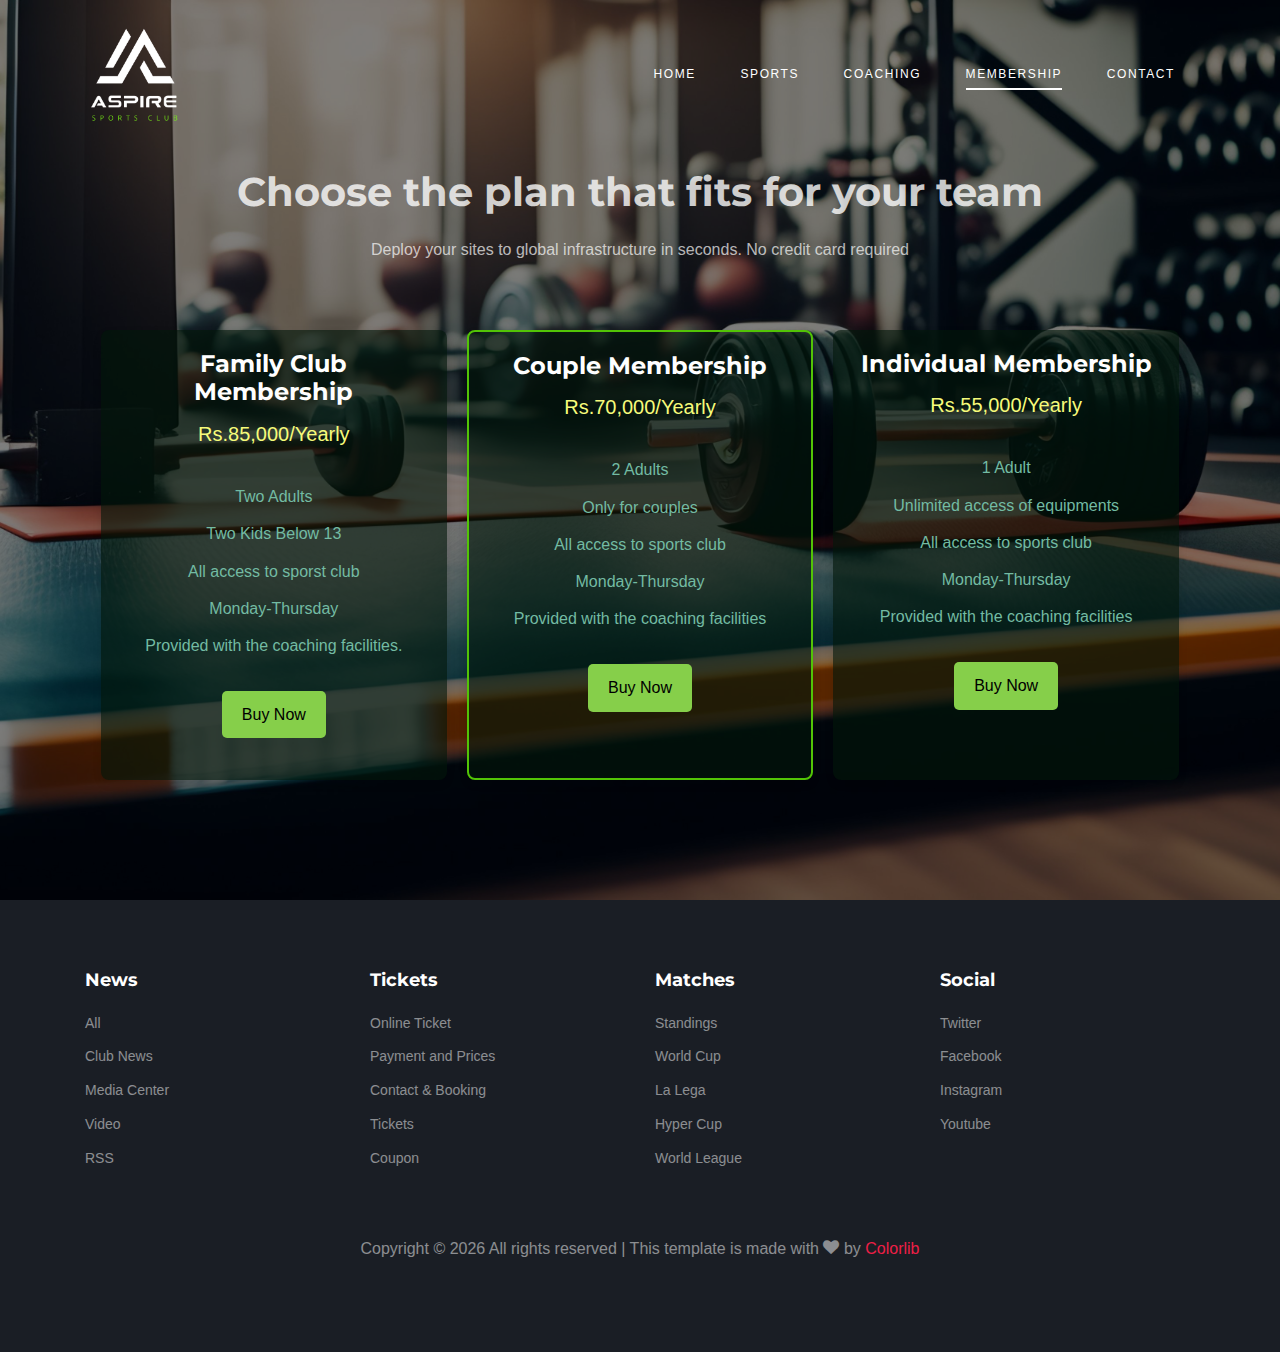
<file: blog.html>
<!DOCTYPE html>
<html lang="en">

<head>
  <title>Soccer &mdash; Website by Colorlib</title>
  <meta charset="utf-8">
  <meta name="viewport" content="width=device-width, initial-scale=1, shrink-to-fit=no">


  <link href="https://fonts.googleapis.com/css2?family=Montserrat:wght@400;700&display=swap" rel="stylesheet">

  <link rel="stylesheet" href="fonts/icomoon/style.css">

  <link rel="stylesheet" href="css/bootstrap/bootstrap.css">
  <link rel="stylesheet" href="css/jquery-ui.css">
  <link rel="stylesheet" href="css/owl.carousel.min.css">
  <link rel="stylesheet" href="css/owl.theme.default.min.css">
  <link rel="stylesheet" href="css/owl.theme.default.min.css">

  <link rel="stylesheet" href="css/jquery.fancybox.min.css">

  <link rel="stylesheet" href="css/bootstrap-datepicker.css">

  <link rel="stylesheet" href="fonts/flaticon/font/flaticon.css">

  <link rel="stylesheet" href="css/aos.css">

  <link rel="stylesheet" href="css/style.css">



</head>

<body>

  <div class="site-wrap">

    <div class="site-mobile-menu site-navbar-target">
      <div class="site-mobile-menu-header">
        <div class="site-mobile-menu-close">
          <span class="icon-close2 js-menu-toggle"></span>
        </div>
      </div>
      <div class="site-mobile-menu-body"></div>
    </div>


    <header class="site-navbar py-4" role="banner">

      <div class="container">
        <div class="d-flex align-items-center">
          <div class="site-logo">
            <a href="index.html">
              <img src="images/logo.png" alt="Logo">
            </a>
          </div>
          <div class="ml-auto">
            <nav class="site-navigation position-relative text-right" role="navigation">
              <ul class="site-menu main-menu js-clone-nav mr-auto d-none d-lg-block">
                <li><a href="index.html" class="nav-link">Home</a></li>
                <li><a href="matches.html" class="nav-link">Sports</a></li>
                <li><a href="players.html" class="nav-link">Coaching</a></li>
                <li class="active"><a href="blog.html" class="nav-link">Membership</a></li>
                <li><a href="contact.html" class="nav-link">Contact</a></li>
              </ul>
            </nav>

            <a href="#" class="d-inline-block d-lg-none site-menu-toggle js-menu-toggle text-black float-right text-white"><span
                class="icon-menu h3 text-white"></span></a>
          </div>
        </div>
      </div>
    </header>

    <div class="hero overlay" style="background-image: url('images/gym-with-dumbbells-floor.jpg');">
  <div class="container">
    <div>
      <h3>Choose the plan that fits for your team</h3>
      <p>Deploy your sites to global infrastructure in seconds. No credit card required</p>

      <div class="pricing">
        <div class="plan">
          <h2>Family Club Membership</h2>
          <div class="price">Rs.85,000/Yearly</div>
          <ul class="features">
            <li><i class="fas fa-check-circle"></i> Two Adults</li>
            <li><i class="fas fa-check-circle"></i> Two Kids Below 13</li>
            <li><i class="fas fa-check-circle"></i> All access to sporst club</li>
            <li><i class="fas fa-check-circle"></i> Monday-Thursday</li>
            <li><i class="fas fa-times-circle"></i> Provided with the coaching facilities.</li>
          </ul>
          <button>Buy Now</button>
        </div>

        <div class="plan popular">
          <!-- <span>Most Popular</span> -->
          <h2>Couple Membership</h2>
          <div class="price">Rs.70,000/Yearly</div>
          <ul class="features">
            <li><i class="fas fa-check-circle"></i> 2 Adults</li>
            <li><i class="fas fa-check-circle"></i> Only for couples </li>
            <li><i class="fas fa-check-circle"></i> All access to sports club</li>
            <li><i class="fas fa-check-circle"></i> Monday-Thursday</li>
            <li><i class="fas fa-check-circle"></i> Provided with the coaching facilities</li>
          </ul>
          <button>Buy Now</button>
        </div>

        <div class="plan">
          <h2>Individual Membership</h2>
          <div class="price">Rs.55,000/Yearly</div>
          <ul class="features">
            <li><i class="fas fa-check-circle"></i> 1 Adult</li>
            <li><i class="fas fa-check-circle"></i> Unlimited access of equipments</li>
            <li><i class="fas fa-check-circle"></i> All access to sports club</li>
            <li><i class="fas fa-check-circle"></i> Monday-Thursday</li>
            <li><i class="fas fa-check-circle"></i> Provided with the coaching facilities</li>
          </ul>
          <button>Buy Now</button>
        </div>
      </div>
    </div>
  </div>
</div>


    
    
    <!-- <div class="container site-section">
      <div class="row">
        <div class="col-6 title-section">
          <h2 class="heading">Latest Blog</h2>
        </div>
      </div>
      <div class="row">
        <div class="col-lg-4 mb-4">
          <div class="custom-media d-block">
            <div class="img mb-4">
              <a href="single.html"><img src="images/img_1.jpg" alt="Image" class="img-fluid"></a>
            </div>
            <div class="text">
              <span class="meta">May 20, 2020</span>
              <h3 class="mb-4"><a href="#">Romolu to stay at Real Nadrid?</a></h3>
              <p>Lorem ipsum dolor sit amet, consectetur adipisicing elit. Possimus deserunt saepe tempora dolorem.</p>
              <p><a href="#">Read more</a></p>
            </div>
          </div>
        </div>
        <div class="col-lg-4 mb-4">
          <div class="custom-media d-block">
            <div class="img mb-4">
              <a href="single.html"><img src="images/img_3.jpg" alt="Image" class="img-fluid"></a>
            </div>
            <div class="text">
              <span class="meta">May 20, 2020</span>
              <h3 class="mb-4"><a href="#">Romolu to stay at Real Nadrid?</a></h3>
              <p>Lorem ipsum dolor sit amet, consectetur adipisicing elit. Possimus deserunt saepe tempora dolorem.</p>
              <p><a href="#">Read more</a></p>
            </div>
          </div>
        </div>

        <div class="col-lg-4 mb-4">
          <div class="custom-media d-block">
            <div class="img mb-4">
              <a href="single.html"><img src="images/img_1.jpg" alt="Image" class="img-fluid"></a>
            </div>
            <div class="text">
              <span class="meta">May 20, 2020</span>
              <h3 class="mb-4"><a href="#">Romolu to stay at Real Nadrid?</a></h3>
              <p>Lorem ipsum dolor sit amet, consectetur adipisicing elit. Possimus deserunt saepe tempora dolorem.</p>
              <p><a href="#">Read more</a></p>
            </div>
          </div>
        </div>
        <div class="col-lg-4 mb-4">
          <div class="custom-media d-block">
            <div class="img mb-4">
              <a href="single.html"><img src="images/img_3.jpg" alt="Image" class="img-fluid"></a>
            </div>
            <div class="text">
              <span class="meta">May 20, 2020</span>
              <h3 class="mb-4"><a href="#">Romolu to stay at Real Nadrid?</a></h3>
              <p>Lorem ipsum dolor sit amet, consectetur adipisicing elit. Possimus deserunt saepe tempora dolorem.</p>
              <p><a href="#">Read more</a></p>
            </div>
          </div>
        </div>
        
        <div class="col-lg-4 mb-4">
          <div class="custom-media d-block">
            <div class="img mb-4">
              <a href="single.html"><img src="images/img_1.jpg" alt="Image" class="img-fluid"></a>
            </div>
            <div class="text">
              <span class="meta">May 20, 2020</span>
              <h3 class="mb-4"><a href="#">Romolu to stay at Real Nadrid?</a></h3>
              <p>Lorem ipsum dolor sit amet, consectetur adipisicing elit. Possimus deserunt saepe tempora dolorem.</p>
              <p><a href="#">Read more</a></p>
            </div>
          </div>
        </div>
        <div class="col-lg-4 mb-4">
          <div class="custom-media d-block">
            <div class="img mb-4">
              <a href="single.html"><img src="images/img_3.jpg" alt="Image" class="img-fluid"></a>
            </div>
            <div class="text">
              <span class="meta">May 20, 2020</span>
              <h3 class="mb-4"><a href="#">Romolu to stay at Real Nadrid?</a></h3>
              <p>Lorem ipsum dolor sit amet, consectetur adipisicing elit. Possimus deserunt saepe tempora dolorem.</p>
              <p><a href="#">Read more</a></p>
            </div>
          </div>
        </div>
      </div>

      <div class="row justify-content-center">
        <div class="col-lg-7 text-center">
          <div class="custom-pagination">
            <a href="#">1</a>
            <span>2</span>
            <a href="#">3</a>
            <a href="#">4</a>
            <a href="#">5</a>
          </div>
        </div>
      </div>
    </div> -->


    
    



    <footer class="footer-section">
      <div class="container">
        <div class="row">
          <div class="col-lg-3">
            <div class="widget mb-3">
              <h3>News</h3>
              <ul class="list-unstyled links">
                <li><a href="#">All</a></li>
                <li><a href="#">Club News</a></li>
                <li><a href="#">Media Center</a></li>
                <li><a href="#">Video</a></li>
                <li><a href="#">RSS</a></li>
              </ul>
            </div>
          </div>
          <div class="col-lg-3">
            <div class="widget mb-3">
              <h3>Tickets</h3>
              <ul class="list-unstyled links">
                <li><a href="#">Online Ticket</a></li>
                <li><a href="#">Payment and Prices</a></li>
                <li><a href="#">Contact &amp; Booking</a></li>
                <li><a href="#">Tickets</a></li>
                <li><a href="#">Coupon</a></li>
              </ul>
            </div>
          </div>
          <div class="col-lg-3">
            <div class="widget mb-3">
              <h3>Matches</h3>
              <ul class="list-unstyled links">
                <li><a href="#">Standings</a></li>
                <li><a href="#">World Cup</a></li>
                <li><a href="#">La Lega</a></li>
                <li><a href="#">Hyper Cup</a></li>
                <li><a href="#">World League</a></li>
              </ul>
            </div>
          </div>

          <div class="col-lg-3">
            <div class="widget mb-3">
              <h3>Social</h3>
              <ul class="list-unstyled links">
                <li><a href="#">Twitter</a></li>
                <li><a href="#">Facebook</a></li>
                <li><a href="#">Instagram</a></li>
                <li><a href="#">Youtube</a></li>
              </ul>
            </div>
          </div>

        </div>

        <div class="row text-center">
          <div class="col-md-12">
            <div class=" pt-5">
              <p>
                <!-- Link back to Colorlib can't be removed. Template is licensed under CC BY 3.0. -->
                Copyright &copy;
                <script>
                  document.write(new Date().getFullYear());
                </script> All rights reserved | This template is made with <i class="icon-heart"
                  aria-hidden="true"></i> by <a href="https://colorlib.com" target="_blank">Colorlib</a>
                <!-- Link back to Colorlib can't be removed. Template is licensed under CC BY 3.0. -->
              </p>
            </div>
          </div>

        </div>
      </div>
    </footer>



  </div>
  <!-- .site-wrap -->

  <script src="js/jquery-3.3.1.min.js"></script>
  <script src="js/jquery-migrate-3.0.1.min.js"></script>
  <script src="js/jquery-ui.js"></script>
  <script src="js/popper.min.js"></script>
  <script src="js/bootstrap.min.js"></script>
  <script src="js/owl.carousel.min.js"></script>
  <script src="js/jquery.stellar.min.js"></script>
  <script src="js/jquery.countdown.min.js"></script>
  <script src="js/bootstrap-datepicker.min.js"></script>
  <script src="js/jquery.easing.1.3.js"></script>
  <script src="js/aos.js"></script>
  <script src="js/jquery.fancybox.min.js"></script>
  <script src="js/jquery.sticky.js"></script>
  <script src="js/jquery.mb.YTPlayer.min.js"></script>


  <script src="js/main.js"></script>

</body>

</html>
</file>
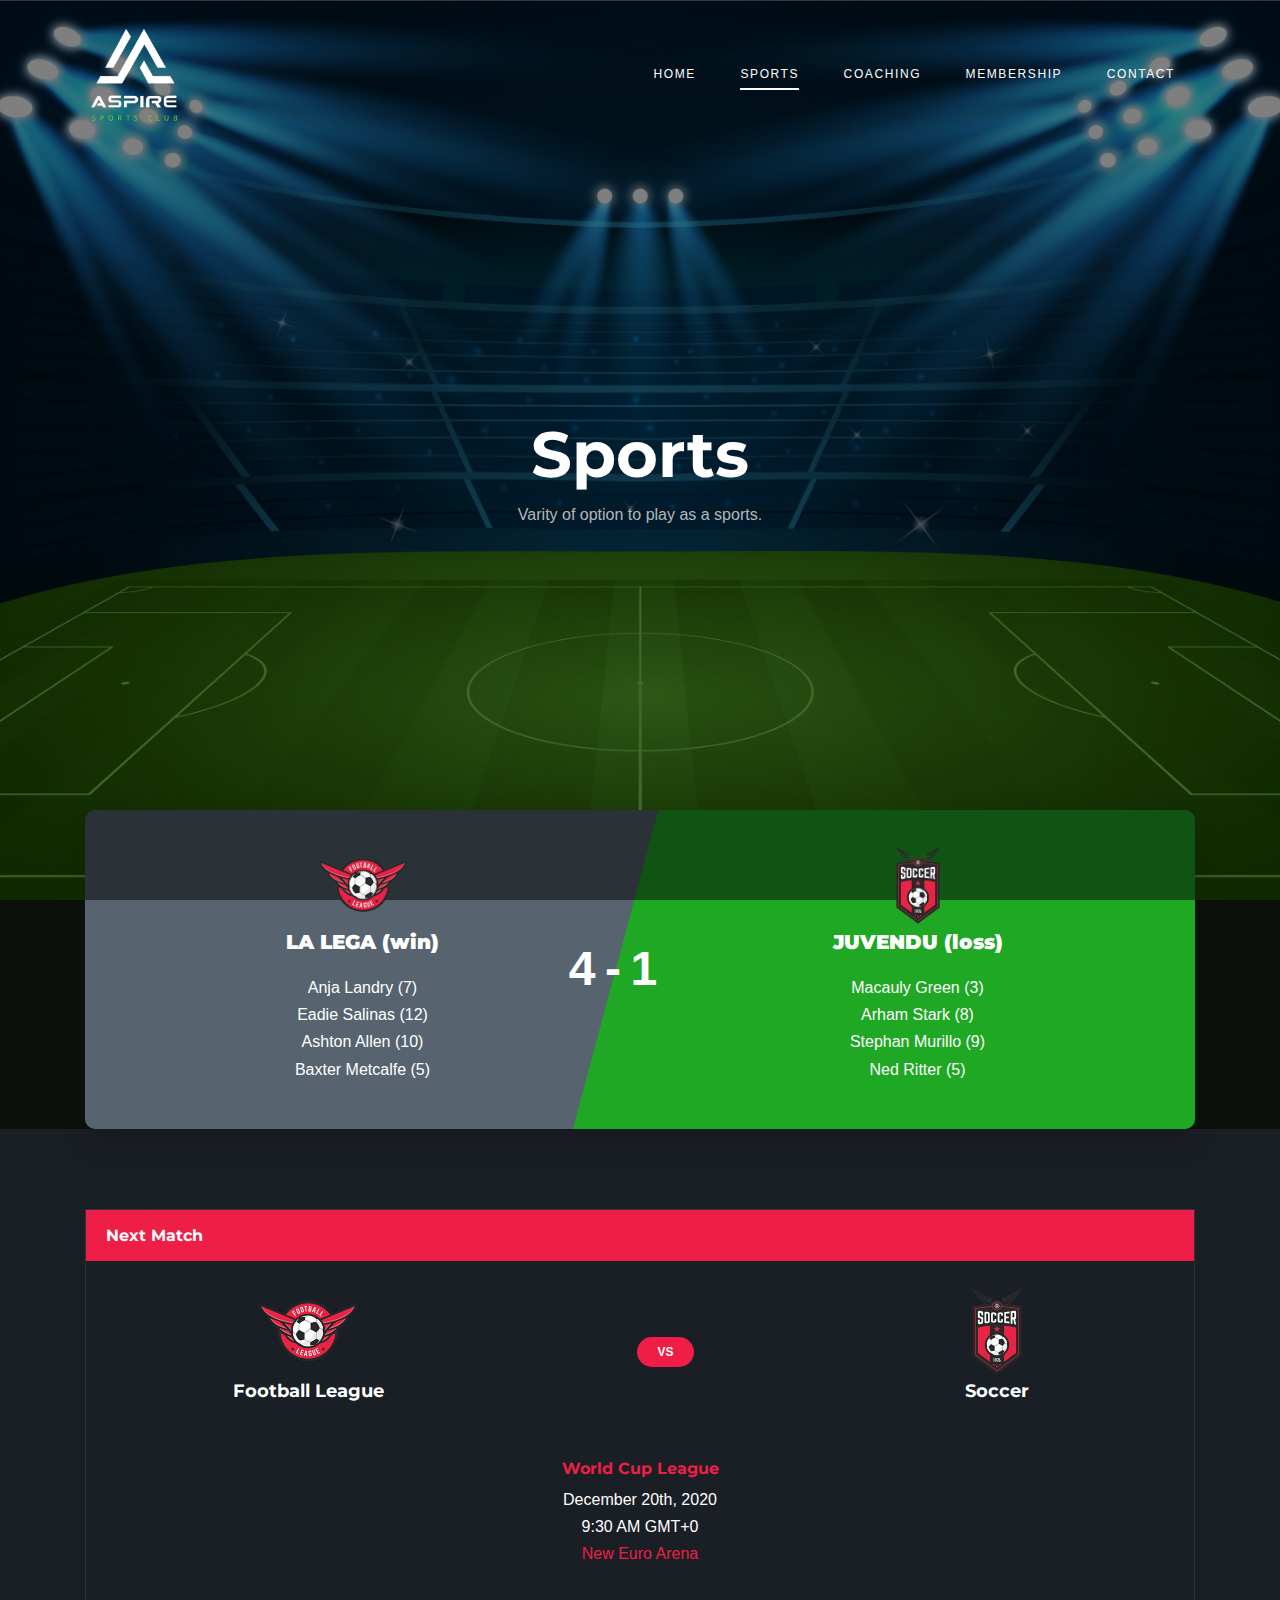
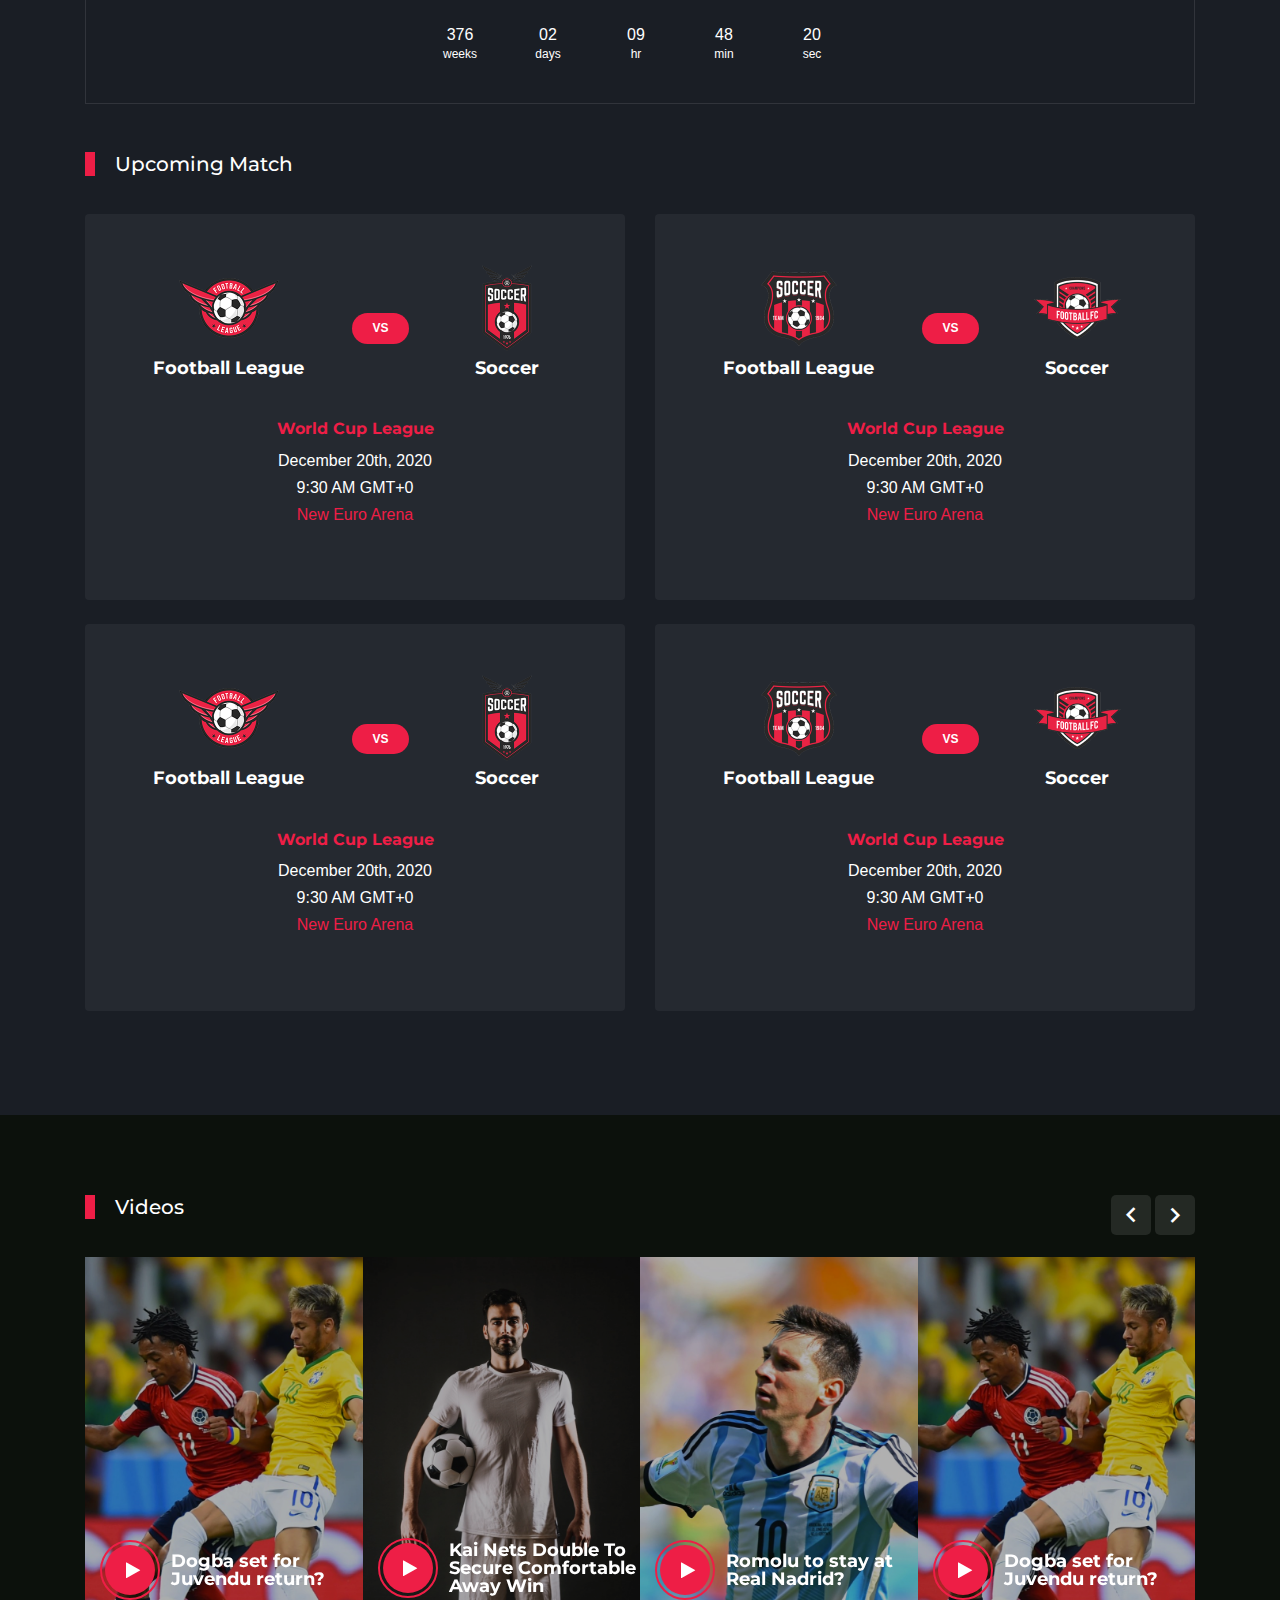
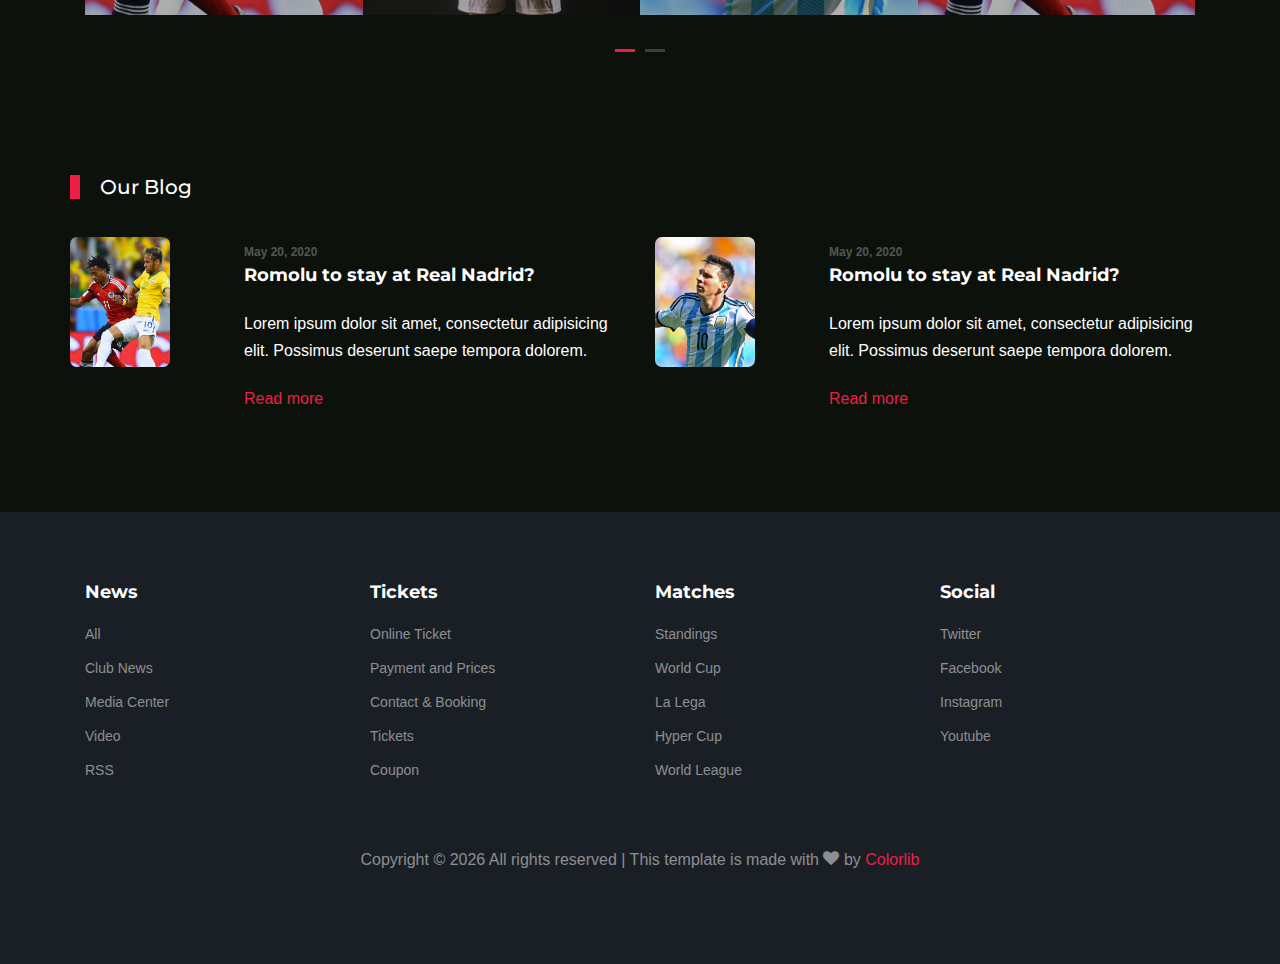
<file: matches.html>
<!DOCTYPE html>
<html lang="en">

<head>
  <title>Soccer &mdash; Website by Colorlib</title>
  <meta charset="utf-8">
  <meta name="viewport" content="width=device-width, initial-scale=1, shrink-to-fit=no">


  <link href="https://fonts.googleapis.com/css2?family=Montserrat:wght@400;700&display=swap" rel="stylesheet">

  <link rel="stylesheet" href="fonts/icomoon/style.css">

  <link rel="stylesheet" href="css/bootstrap/bootstrap.css">
  <link rel="stylesheet" href="css/jquery-ui.css">
  <link rel="stylesheet" href="css/owl.carousel.min.css">
  <link rel="stylesheet" href="css/owl.theme.default.min.css">
  <link rel="stylesheet" href="css/owl.theme.default.min.css">

  <link rel="stylesheet" href="css/jquery.fancybox.min.css">

  <link rel="stylesheet" href="css/bootstrap-datepicker.css">

  <link rel="stylesheet" href="fonts/flaticon/font/flaticon.css">

  <link rel="stylesheet" href="css/aos.css">

  <link rel="stylesheet" href="css/style.css">



</head>

<body>

  <div class="site-wrap">

    <div class="site-mobile-menu site-navbar-target">
      <div class="site-mobile-menu-header">
        <div class="site-mobile-menu-close">
          <span class="icon-close2 js-menu-toggle"></span>
        </div>
      </div>
      <div class="site-mobile-menu-body"></div>
    </div>


    <header class="site-navbar py-4" role="banner">

      <div class="container">
        <div class="d-flex align-items-center">
          <div class="site-logo">
            <a href="index.html">
              <img src="images/logo.png" alt="Logo">
            </a>
          </div>
          <div class="ml-auto">
            <nav class="site-navigation position-relative text-right" role="navigation">
              <ul class="site-menu main-menu js-clone-nav mr-auto d-none d-lg-block">
                <li><a href="index.html" class="nav-link">Home</a></li>
                <li class="active"><a href="matches.html" class="nav-link">Sports</a></li>
                <li><a href="players.html" class="nav-link">Coaching</a></li>
                <li><a href="blog.html" class="nav-link">Membership</a></li>
                <li><a href="contact.html" class="nav-link">Contact</a></li>
              </ul>
            </nav>

            <a href="#" class="d-inline-block d-lg-none site-menu-toggle js-menu-toggle text-black float-right text-white"><span
                class="icon-menu h3 text-white"></span></a>
          </div>
        </div>
      </div>

    </header>

    <div class="hero overlay" style="background-image: url('images/bg2.jpg');">
      <div class="container">
        <div class="row align-items-center">
          <div class="col-lg-5 mx-auto text-center">
            <h1 class="text-white">Sports</h1>
            <p>Varity of option to play as a sports.</p>
          </div>
        </div>
      </div>
    </div>

    
    
    <div class="container">
      

      <div class="row">
        <div class="col-lg-12">
          
          <div class="d-flex team-vs">
            <span class="score">4-1</span>
            <div class="team-1 w-50">
              <div class="team-details w-100 text-center">
                <img src="images/logo_1.png" alt="Image" class="img-fluid">
                <h3>LA LEGA <span>(win)</span></h3>
                <ul class="list-unstyled">
                  <li>Anja Landry (7)</li>
                  <li>Eadie Salinas (12)</li>
                  <li>Ashton Allen (10)</li>
                  <li>Baxter Metcalfe (5)</li>
                </ul>
              </div>
            </div>
            <div class="team-2 w-50">
              <div class="team-details w-100 text-center">
                <img src="images/logo_2.png" alt="Image" class="img-fluid">
                <h3>JUVENDU <span>(loss)</span></h3>
                <ul class="list-unstyled">
                  <li>Macauly Green (3)</li>
                  <li>Arham Stark (8)</li>
                  <li>Stephan Murillo (9)</li>
                  <li>Ned Ritter (5)</li>
                </ul>
              </div>
            </div>
          </div>
        </div>
      </div>
    </div>
  

    
    <div class="site-section bg-dark">
      <div class="container">
        
        <div class="row mb-5">
          <div class="col-lg-12">
            <div class="widget-next-match">
              <div class="widget-title">
                <h3>Next Match</h3>
              </div>
              <div class="widget-body mb-3">
                <div class="widget-vs">
                  <div class="d-flex align-items-center justify-content-around justify-content-between w-100">
                    <div class="team-1 text-center">
                      <img src="images/logo_1.png" alt="Image">
                      <h3>Football League</h3>
                    </div>
                    <div>
                      <span class="vs"><span>VS</span></span>
                    </div>
                    <div class="team-2 text-center">
                      <img src="images/logo_2.png" alt="Image">
                      <h3>Soccer</h3>
                    </div>
                  </div>
                </div>
              </div>

              <div class="text-center widget-vs-contents mb-4">
                <h4>World Cup League</h4>
                <p class="mb-5">
                  <span class="d-block">December 20th, 2020</span>
                  <span class="d-block">9:30 AM GMT+0</span>
                  <strong class="text-primary">New Euro Arena</strong>
                </p>

                <div id="date-countdown2" class="pb-1"></div>
              </div>
            </div>
          </div>
        </div>

        <div class="row">
          <div class="col-12 title-section">
            <h2 class="heading">Upcoming Match</h2>
          </div>
          <div class="col-lg-6 mb-4">
            <div class="bg-light p-4 rounded">
              <div class="widget-body">
                  <div class="widget-vs">
                    <div class="d-flex align-items-center justify-content-around justify-content-between w-100">
                      <div class="team-1 text-center">
                        <img src="images/logo_1.png" alt="Image">
                        <h3>Football League</h3>
                      </div>
                      <div>
                        <span class="vs"><span>VS</span></span>
                      </div>
                      <div class="team-2 text-center">
                        <img src="images/logo_2.png" alt="Image">
                        <h3>Soccer</h3>
                      </div>
                    </div>
                  </div>
                </div>

                <div class="text-center widget-vs-contents mb-4">
                  <h4>World Cup League</h4>
                  <p class="mb-5">
                    <span class="d-block">December 20th, 2020</span>
                    <span class="d-block">9:30 AM GMT+0</span>
                    <strong class="text-primary">New Euro Arena</strong>
                  </p>

                </div>
              
            </div>
          </div>
          <div class="col-lg-6 mb-4">
            <div class="bg-light p-4 rounded">
              <div class="widget-body">
                  <div class="widget-vs">
                    <div class="d-flex align-items-center justify-content-around justify-content-between w-100">
                      <div class="team-1 text-center">
                        <img src="images/logo_3.png" alt="Image">
                        <h3>Football League</h3>
                      </div>
                      <div>
                        <span class="vs"><span>VS</span></span>
                      </div>
                      <div class="team-2 text-center">
                        <img src="images/logo_4.png" alt="Image">
                        <h3>Soccer</h3>
                      </div>
                    </div>
                  </div>
                </div>

                <div class="text-center widget-vs-contents mb-4">
                  <h4>World Cup League</h4>
                  <p class="mb-5">
                    <span class="d-block">December 20th, 2020</span>
                    <span class="d-block">9:30 AM GMT+0</span>
                    <strong class="text-primary">New Euro Arena</strong>
                  </p>

                </div>
              
            </div>
          </div>

          <div class="col-lg-6 mb-4">
            <div class="bg-light p-4 rounded">
              <div class="widget-body">
                  <div class="widget-vs">
                    <div class="d-flex align-items-center justify-content-around justify-content-between w-100">
                      <div class="team-1 text-center">
                        <img src="images/logo_1.png" alt="Image">
                        <h3>Football League</h3>
                      </div>
                      <div>
                        <span class="vs"><span>VS</span></span>
                      </div>
                      <div class="team-2 text-center">
                        <img src="images/logo_2.png" alt="Image">
                        <h3>Soccer</h3>
                      </div>
                    </div>
                  </div>
                </div>

                <div class="text-center widget-vs-contents mb-4">
                  <h4>World Cup League</h4>
                  <p class="mb-5">
                    <span class="d-block">December 20th, 2020</span>
                    <span class="d-block">9:30 AM GMT+0</span>
                    <strong class="text-primary">New Euro Arena</strong>
                  </p>

                </div>
              
            </div>
          </div>
          <div class="col-lg-6 mb-4">
            <div class="bg-light p-4 rounded">
              <div class="widget-body">
                  <div class="widget-vs">
                    <div class="d-flex align-items-center justify-content-around justify-content-between w-100">
                      <div class="team-1 text-center">
                        <img src="images/logo_3.png" alt="Image">
                        <h3>Football League</h3>
                      </div>
                      <div>
                        <span class="vs"><span>VS</span></span>
                      </div>
                      <div class="team-2 text-center">
                        <img src="images/logo_4.png" alt="Image">
                        <h3>Soccer</h3>
                      </div>
                    </div>
                  </div>
                </div>

                <div class="text-center widget-vs-contents mb-4">
                  <h4>World Cup League</h4>
                  <p class="mb-5">
                    <span class="d-block">December 20th, 2020</span>
                    <span class="d-block">9:30 AM GMT+0</span>
                    <strong class="text-primary">New Euro Arena</strong>
                  </p>

                </div>
              
            </div>
          </div>
          
        </div>
      </div>
    </div> <!-- .site-section -->

    <div class="site-section">
      <div class="container">
        <div class="row">
          <div class="col-6 title-section">
            <h2 class="heading">Videos</h2>
          </div>
          <div class="col-6 text-right">
            <div class="custom-nav">
            <a href="#" class="js-custom-prev-v2"><span class="icon-keyboard_arrow_left"></span></a>
            <span></span>
            <a href="#" class="js-custom-next-v2"><span class="icon-keyboard_arrow_right"></span></a>
            </div>
          </div>
        </div>


        <div class="owl-4-slider owl-carousel">
          <div class="item">
            <div class="video-media">
              <img src="images/img_1.jpg" alt="Image" class="img-fluid">
              <a href="https://vimeo.com/139714818" class="d-flex play-button align-items-center" data-fancybox>
                <span class="icon mr-3">
                  <span class="icon-play"></span>
                </span>
                <div class="caption">
                  <h3 class="m-0">Dogba set for Juvendu return?</h3>
                </div>
              </a>
            </div>
          </div>
          <div class="item">
            <div class="video-media">
              <img src="images/img_2.jpg" alt="Image" class="img-fluid">
              <a href="https://vimeo.com/139714818" class="d-flex play-button align-items-center" data-fancybox>
                <span class="icon mr-3">
                  <span class="icon-play"></span>
                </span>
                <div class="caption">
                  <h3 class="m-0">Kai Nets Double To Secure Comfortable Away Win</h3>
                </div>
              </a>
            </div>
          </div>
          <div class="item">
            <div class="video-media">
              <img src="images/img_3.jpg" alt="Image" class="img-fluid">
              <a href="https://vimeo.com/139714818" class="d-flex play-button align-items-center" data-fancybox>
                <span class="icon mr-3">
                  <span class="icon-play"></span>
                </span>
                <div class="caption">
                  <h3 class="m-0">Romolu to stay at Real Nadrid?</h3>
                </div>
              </a>
            </div>
          </div>

          <div class="item">
            <div class="video-media">
              <img src="images/img_1.jpg" alt="Image" class="img-fluid">
              <a href="https://vimeo.com/139714818" class="d-flex play-button align-items-center" data-fancybox>
                <span class="icon mr-3">
                  <span class="icon-play"></span>
                </span>
                <div class="caption">
                  <h3 class="m-0">Dogba set for Juvendu return?</h3>
                </div>
              </a>
            </div>
          </div>
          <div class="item">
            <div class="video-media">
              <img src="images/img_2.jpg" alt="Image" class="img-fluid">
              <a href="https://vimeo.com/139714818" class="d-flex play-button align-items-center" data-fancybox>
                <span class="icon mr-3">
                  <span class="icon-play"></span>
                </span>
                <div class="caption">
                  <h3 class="m-0">Kai Nets Double To Secure Comfortable Away Win</h3>
                </div>
              </a>
            </div>
          </div>
          <div class="item">
            <div class="video-media">
              <img src="images/img_3.jpg" alt="Image" class="img-fluid">
              <a href="https://vimeo.com/139714818" class="d-flex play-button align-items-center" data-fancybox>
                <span class="icon mr-3">
                  <span class="icon-play"></span>
                </span>
                <div class="caption">
                  <h3 class="m-0">Romolu to stay at Real Nadrid?</h3>
                </div>
              </a>
            </div>
          </div>

        </div>

      </div>
    </div>

    <div class="container site-section">
      <div class="row">
        <div class="col-6 title-section">
          <h2 class="heading">Our Blog</h2>
        </div>
      </div>
      <div class="row">
        <div class="col-lg-6">
          <div class="custom-media d-flex">
            <div class="img mr-4">
              <img src="images/img_1.jpg" alt="Image" class="img-fluid">
            </div>
            <div class="text">
              <span class="meta">May 20, 2020</span>
              <h3 class="mb-4"><a href="#">Romolu to stay at Real Nadrid?</a></h3>
              <p>Lorem ipsum dolor sit amet, consectetur adipisicing elit. Possimus deserunt saepe tempora dolorem.</p>
              <p><a href="#">Read more</a></p>
            </div>
          </div>
        </div>
        <div class="col-lg-6">
          <div class="custom-media d-flex">
            <div class="img mr-4">
              <img src="images/img_3.jpg" alt="Image" class="img-fluid">
            </div>
            <div class="text">
              <span class="meta">May 20, 2020</span>
              <h3 class="mb-4"><a href="#">Romolu to stay at Real Nadrid?</a></h3>
              <p>Lorem ipsum dolor sit amet, consectetur adipisicing elit. Possimus deserunt saepe tempora dolorem.</p>
              <p><a href="#">Read more</a></p>
            </div>
          </div>
        </div>
      </div>
    </div>



    <footer class="footer-section">
      <div class="container">
        <div class="row">
          <div class="col-lg-3">
            <div class="widget mb-3">
              <h3>News</h3>
              <ul class="list-unstyled links">
                <li><a href="#">All</a></li>
                <li><a href="#">Club News</a></li>
                <li><a href="#">Media Center</a></li>
                <li><a href="#">Video</a></li>
                <li><a href="#">RSS</a></li>
              </ul>
            </div>
          </div>
          <div class="col-lg-3">
            <div class="widget mb-3">
              <h3>Tickets</h3>
              <ul class="list-unstyled links">
                <li><a href="#">Online Ticket</a></li>
                <li><a href="#">Payment and Prices</a></li>
                <li><a href="#">Contact &amp; Booking</a></li>
                <li><a href="#">Tickets</a></li>
                <li><a href="#">Coupon</a></li>
              </ul>
            </div>
          </div>
          <div class="col-lg-3">
            <div class="widget mb-3">
              <h3>Matches</h3>
              <ul class="list-unstyled links">
                <li><a href="#">Standings</a></li>
                <li><a href="#">World Cup</a></li>
                <li><a href="#">La Lega</a></li>
                <li><a href="#">Hyper Cup</a></li>
                <li><a href="#">World League</a></li>
              </ul>
            </div>
          </div>

          <div class="col-lg-3">
            <div class="widget mb-3">
              <h3>Social</h3>
              <ul class="list-unstyled links">
                <li><a href="#">Twitter</a></li>
                <li><a href="#">Facebook</a></li>
                <li><a href="#">Instagram</a></li>
                <li><a href="#">Youtube</a></li>
              </ul>
            </div>
          </div>

        </div>

        <div class="row text-center">
          <div class="col-md-12">
            <div class=" pt-5">
              <p>
                <!-- Link back to Colorlib can't be removed. Template is licensed under CC BY 3.0. -->
                Copyright &copy;
                <script>
                  document.write(new Date().getFullYear());
                </script> All rights reserved | This template is made with <i class="icon-heart"
                  aria-hidden="true"></i> by <a href="https://colorlib.com" target="_blank">Colorlib</a>
                <!-- Link back to Colorlib can't be removed. Template is licensed under CC BY 3.0. -->
              </p>
            </div>
          </div>

        </div>
      </div>
    </footer>



  </div>
  <!-- .site-wrap -->

  <script src="js/jquery-3.3.1.min.js"></script>
  <script src="js/jquery-migrate-3.0.1.min.js"></script>
  <script src="js/jquery-ui.js"></script>
  <script src="js/popper.min.js"></script>
  <script src="js/bootstrap.min.js"></script>
  <script src="js/owl.carousel.min.js"></script>
  <script src="js/jquery.stellar.min.js"></script>
  <script src="js/jquery.countdown.min.js"></script>
  <script src="js/bootstrap-datepicker.min.js"></script>
  <script src="js/jquery.easing.1.3.js"></script>
  <script src="js/aos.js"></script>
  <script src="js/jquery.fancybox.min.js"></script>
  <script src="js/jquery.sticky.js"></script>
  <script src="js/jquery.mb.YTPlayer.min.js"></script>


  <script src="js/main.js"></script>

</body>

</html>
</file>
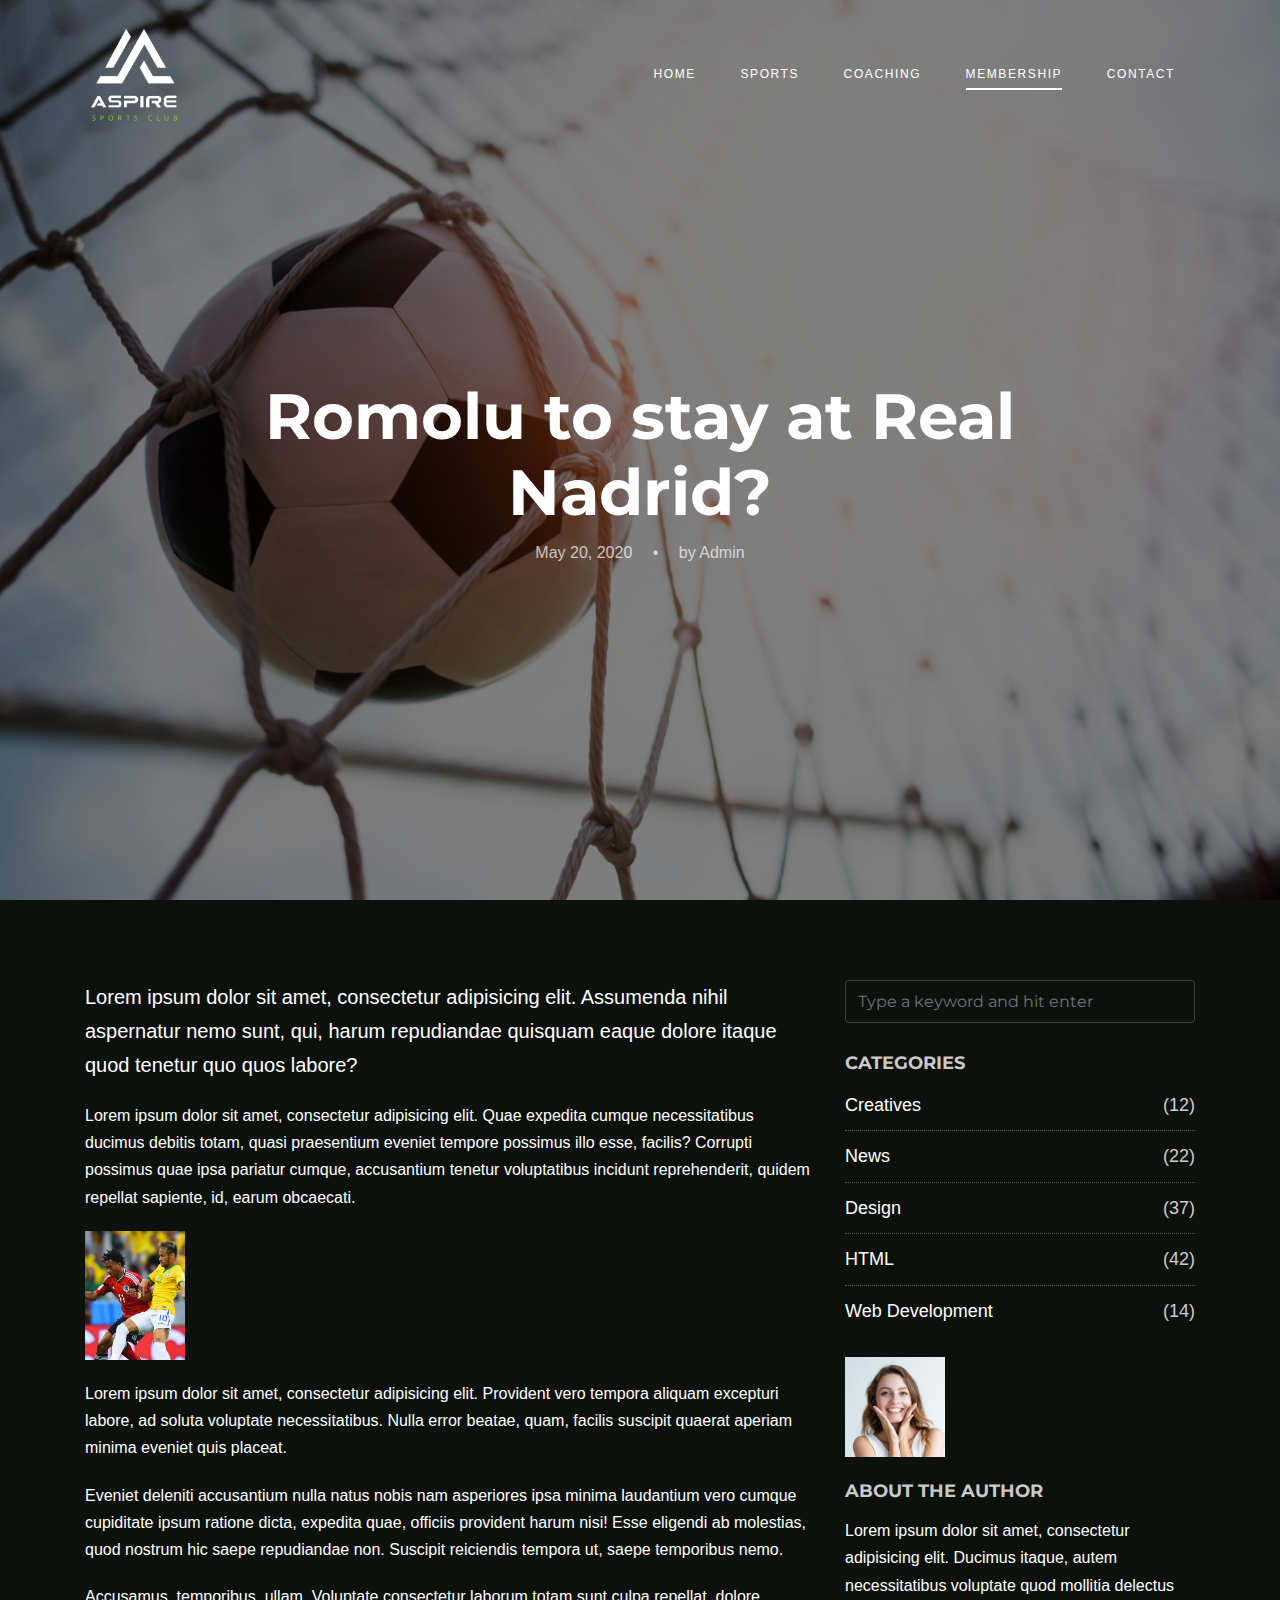
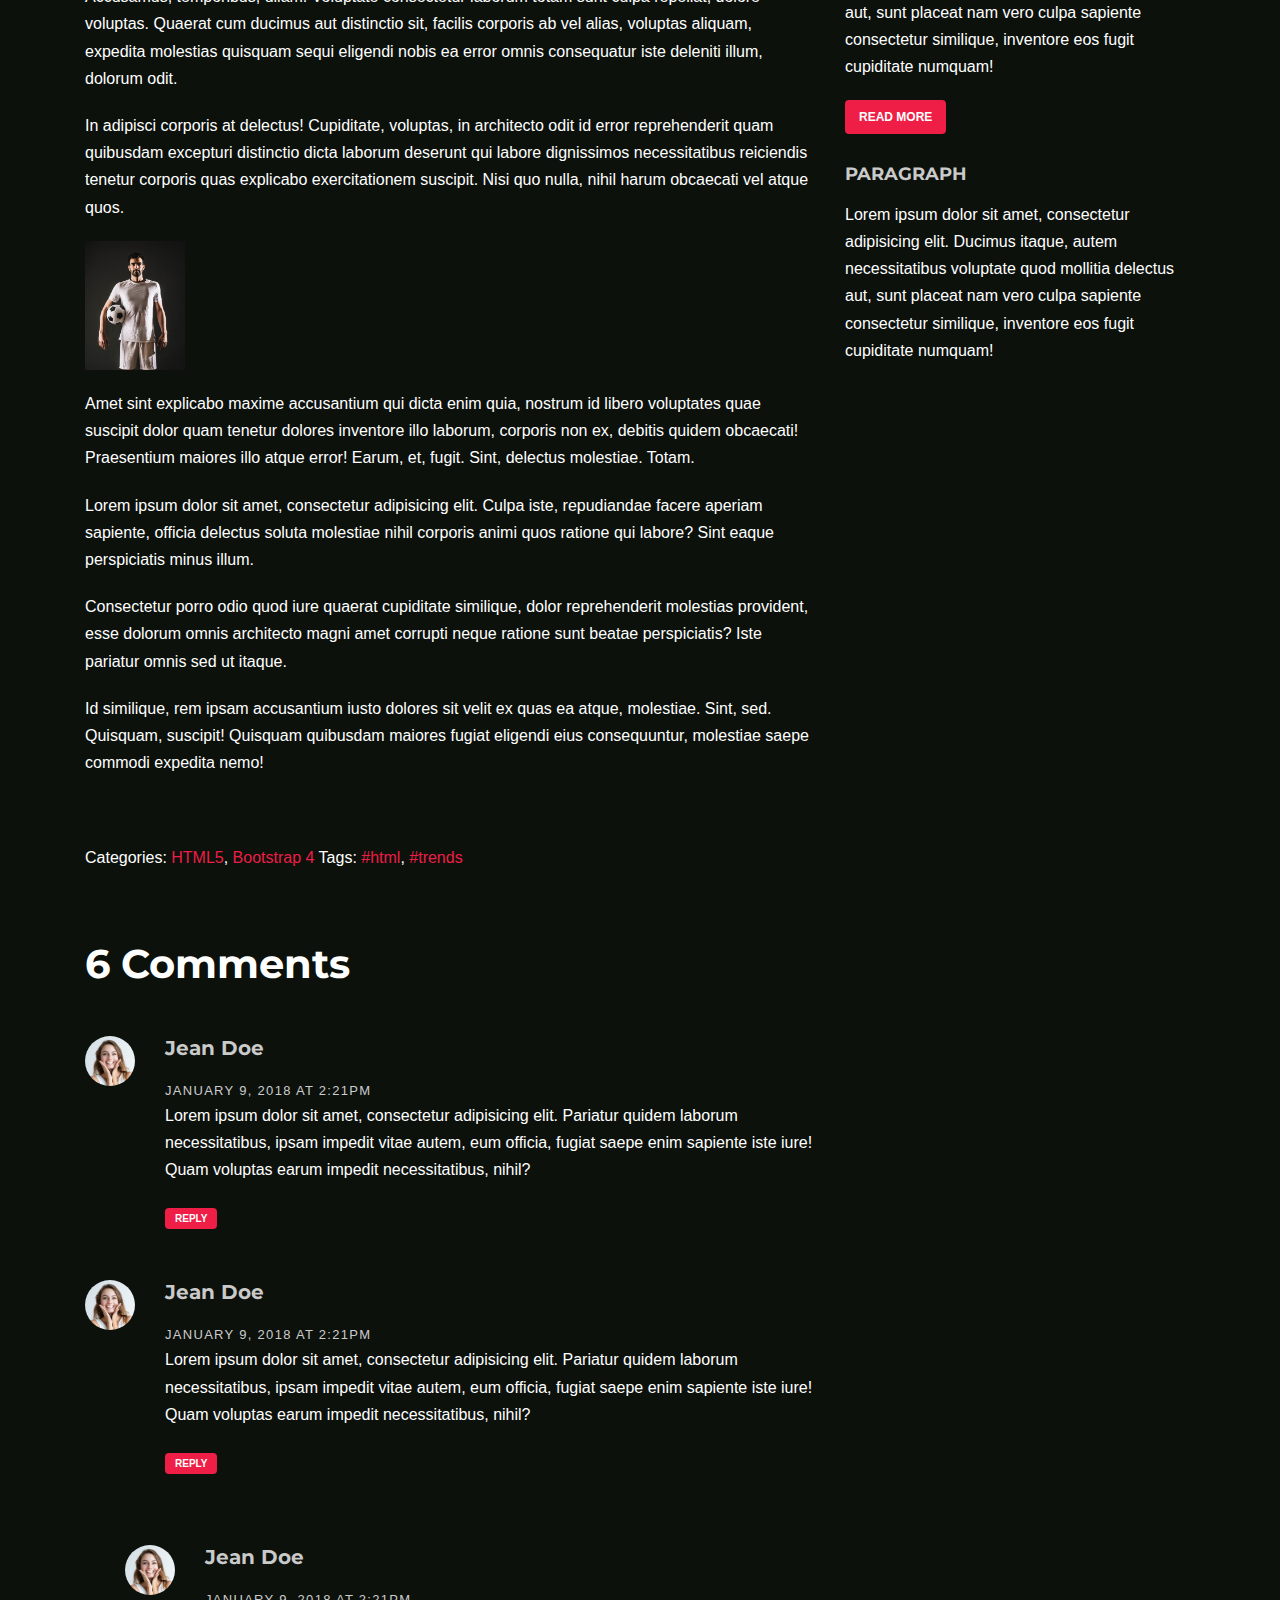
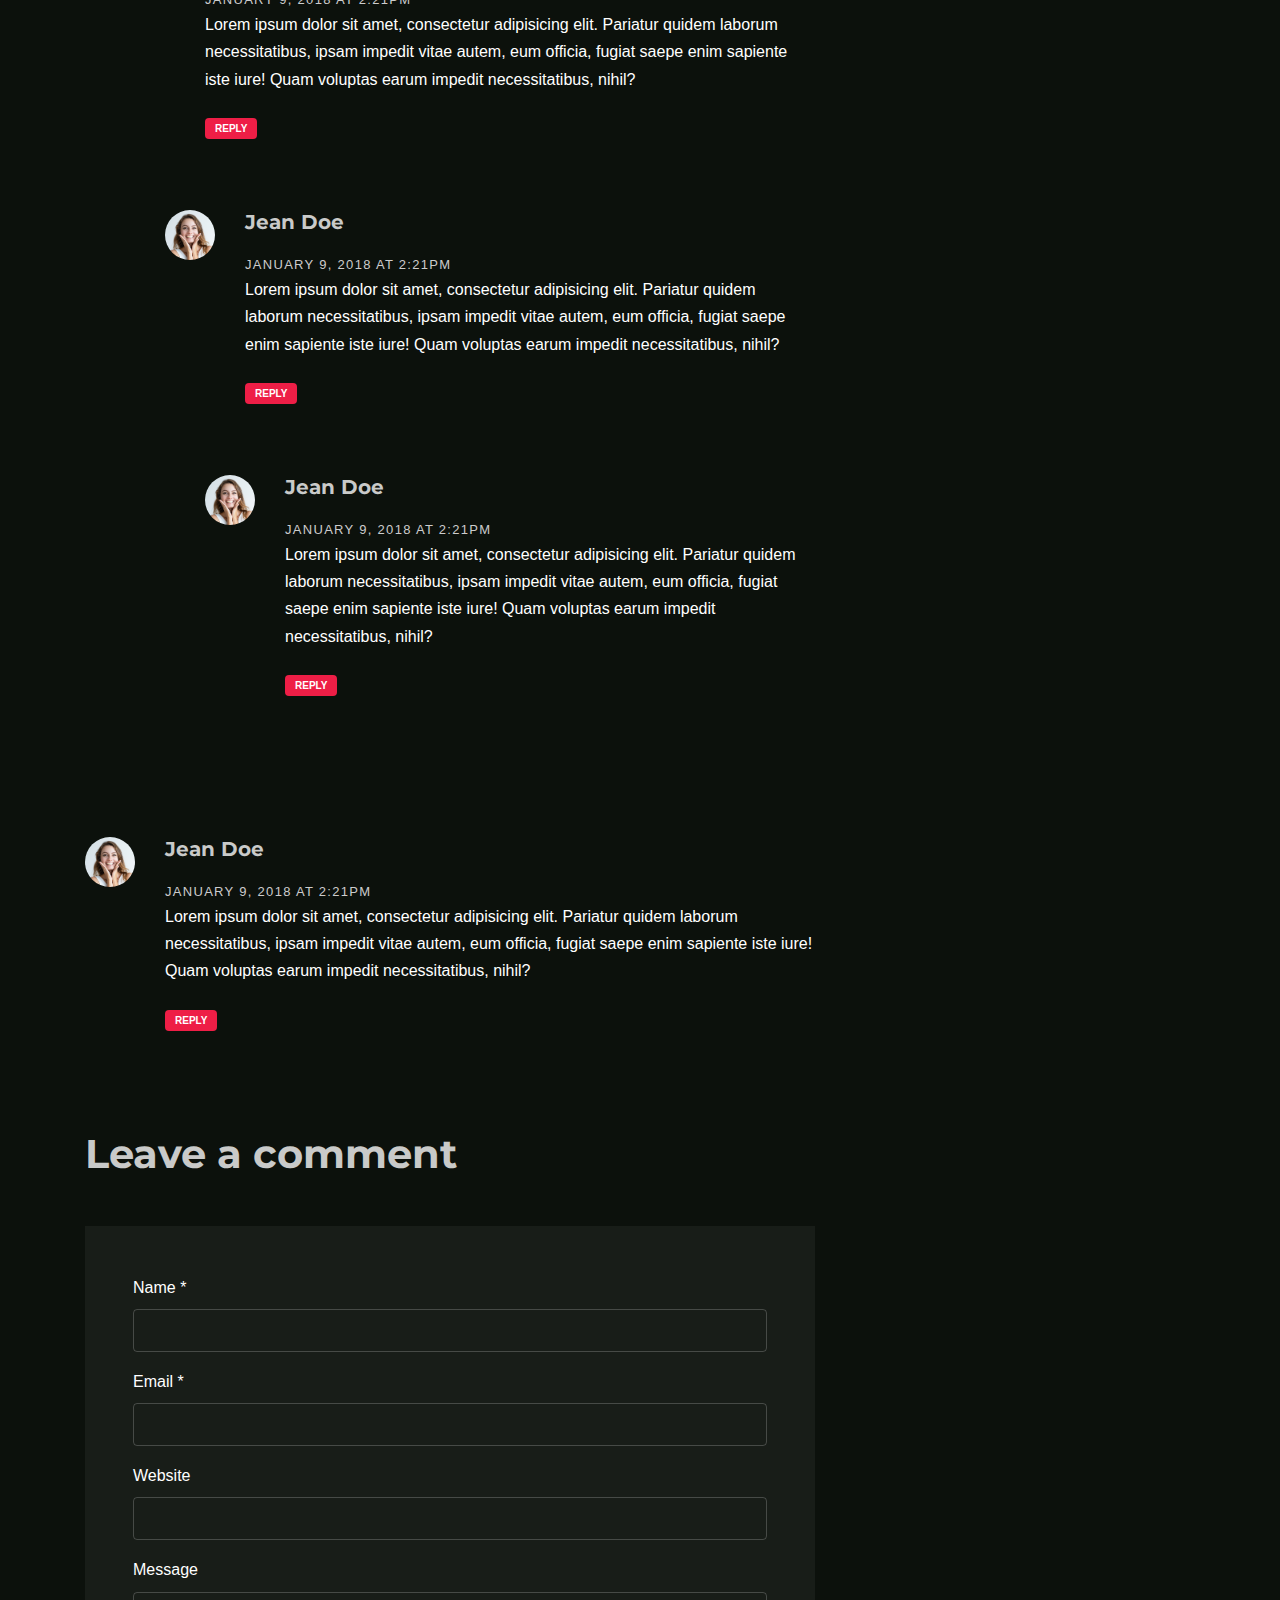
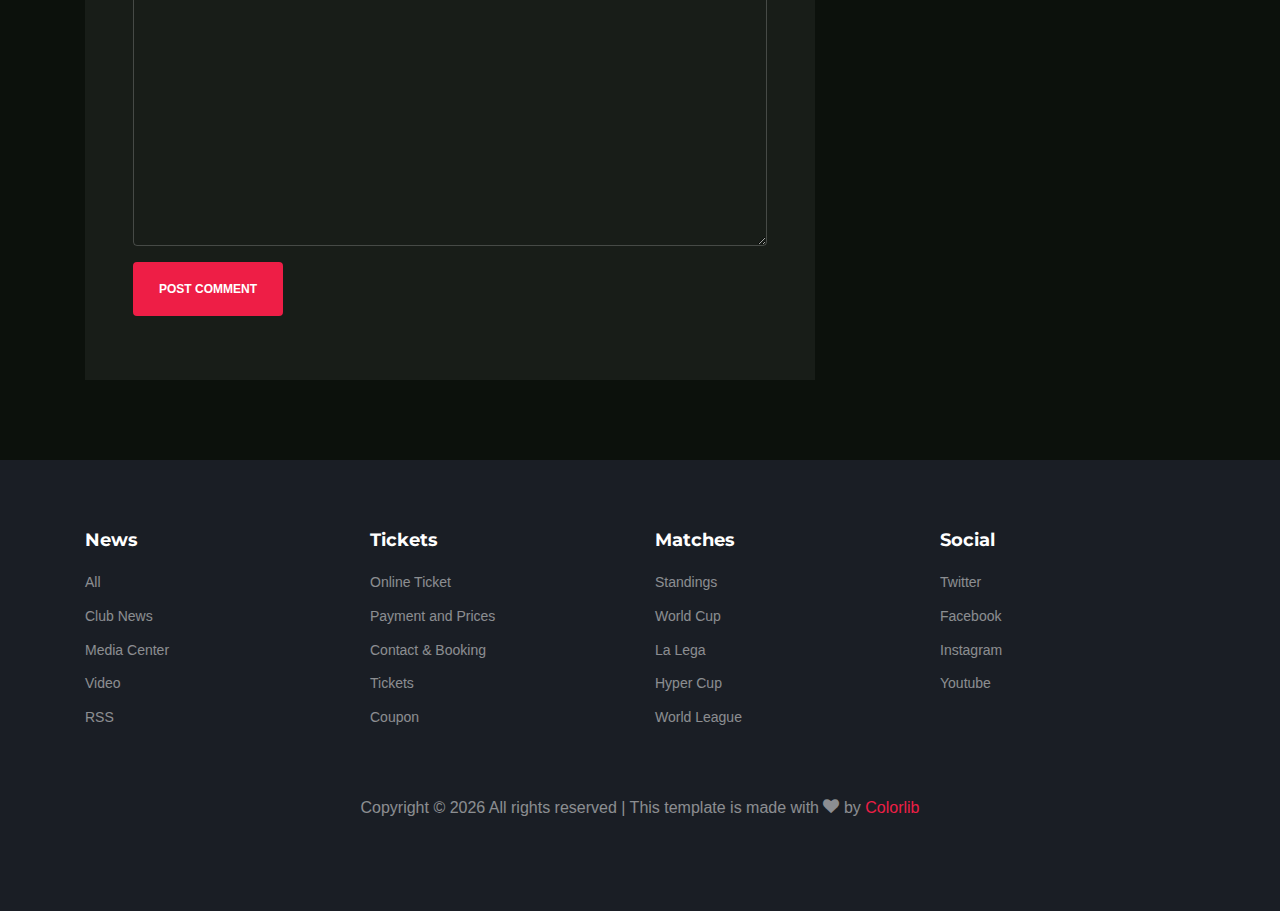
<file: single.html>
<!DOCTYPE html>
<html lang="en">

<head>
  <title>Soccer &mdash; Website by Colorlib</title>
  <meta charset="utf-8">
  <meta name="viewport" content="width=device-width, initial-scale=1, shrink-to-fit=no">


  <link href="https://fonts.googleapis.com/css2?family=Montserrat:wght@400;700&display=swap" rel="stylesheet">

  <link rel="stylesheet" href="fonts/icomoon/style.css">

  <link rel="stylesheet" href="css/bootstrap/bootstrap.css">
  <link rel="stylesheet" href="css/jquery-ui.css">
  <link rel="stylesheet" href="css/owl.carousel.min.css">
  <link rel="stylesheet" href="css/owl.theme.default.min.css">
  <link rel="stylesheet" href="css/owl.theme.default.min.css">

  <link rel="stylesheet" href="css/jquery.fancybox.min.css">

  <link rel="stylesheet" href="css/bootstrap-datepicker.css">

  <link rel="stylesheet" href="fonts/flaticon/font/flaticon.css">

  <link rel="stylesheet" href="css/aos.css">

  <link rel="stylesheet" href="css/style.css">



</head>

<body>

  <div class="site-wrap">

    <div class="site-mobile-menu site-navbar-target">
      <div class="site-mobile-menu-header">
        <div class="site-mobile-menu-close">
          <span class="icon-close2 js-menu-toggle"></span>
        </div>
      </div>
      <div class="site-mobile-menu-body"></div>
    </div>


    <header class="site-navbar py-4" role="banner">

      <div class="container">
        <div class="d-flex align-items-center">
          <div class="site-logo">
            <a href="index.html">
              <img src="images/logo.png" alt="Logo">
            </a>
          </div>
          <div class="ml-auto">
            <nav class="site-navigation position-relative text-right" role="navigation">
              <ul class="site-menu main-menu js-clone-nav mr-auto d-none d-lg-block">
                <li><a href="index.html" class="nav-link">Home</a></li>
                <li><a href="matches.html" class="nav-link">Sports</a></li>
                <li><a href="players.html" class="nav-link">Coaching</a></li>
                <li class="active"><a href="blog.html" class="nav-link">Membership</a></li>
                <li><a href="contact.html" class="nav-link">Contact</a></li>
              </ul>
            </nav>

            <a href="#" class="d-inline-block d-lg-none site-menu-toggle js-menu-toggle text-black float-right text-white"><span
                class="icon-menu h3 text-white"></span></a>
          </div>
        </div>
      </div>

    </header>

    <div class="hero overlay" style="background-image: url('images/bg_3.jpg');">
      <div class="container">
        <div class="row align-items-center">
          <div class="col-lg-9 mx-auto text-center">
            <h1 class="text-white">Romolu to stay at Real Nadrid?</h1>
            <p><span>May 20, 2020</span> <span class="mx-3">&bullet;</span> <span>by Admin</span></p>
          </div>
        </div>
      </div>
    </div>

    
    <div class="site-section first-section">
      <div class="container">
        <div class="row">
          <div class="col-md-8 blog-content">
            <p class="lead">Lorem ipsum dolor sit amet, consectetur adipisicing elit. Assumenda nihil aspernatur nemo sunt, qui, harum repudiandae quisquam eaque dolore itaque quod tenetur quo quos labore?</p>
            <p>Lorem ipsum dolor sit amet, consectetur adipisicing elit. Quae expedita cumque necessitatibus ducimus debitis totam, quasi praesentium eveniet tempore possimus illo esse, facilis? Corrupti possimus quae ipsa pariatur cumque, accusantium tenetur voluptatibus incidunt reprehenderit, quidem repellat sapiente, id, earum obcaecati.</p>
            <p><img src="images/img_1.jpg" alt="Image" class="img-fluid"></p>

            <blockquote><p>Lorem ipsum dolor sit amet, consectetur adipisicing elit. Provident vero tempora aliquam excepturi labore, ad soluta voluptate necessitatibus. Nulla error beatae, quam, facilis suscipit quaerat aperiam minima eveniet quis placeat.</p></blockquote>

            <p>Eveniet deleniti accusantium nulla natus nobis nam asperiores ipsa minima laudantium vero cumque cupiditate ipsum ratione dicta, expedita quae, officiis provident harum nisi! Esse eligendi ab molestias, quod nostrum hic saepe repudiandae non. Suscipit reiciendis tempora ut, saepe temporibus nemo.</p>
            <p>Accusamus, temporibus, ullam. Voluptate consectetur laborum totam sunt culpa repellat, dolore voluptas. Quaerat cum ducimus aut distinctio sit, facilis corporis ab vel alias, voluptas aliquam, expedita molestias quisquam sequi eligendi nobis ea error omnis consequatur iste deleniti illum, dolorum odit.</p>
            <p>In adipisci corporis at delectus! Cupiditate, voluptas, in architecto odit id error reprehenderit quam quibusdam excepturi distinctio dicta laborum deserunt qui labore dignissimos necessitatibus reiciendis tenetur corporis quas explicabo exercitationem suscipit. Nisi quo nulla, nihil harum obcaecati vel atque quos.</p>
            <p><img src="images/img_2.jpg" alt="Image" class="img-fluid"></p>
            <p>Amet sint explicabo maxime accusantium qui dicta enim quia, nostrum id libero voluptates quae suscipit dolor quam tenetur dolores inventore illo laborum, corporis non ex, debitis quidem obcaecati! Praesentium maiores illo atque error! Earum, et, fugit. Sint, delectus molestiae. Totam.</p>

            <p>Lorem ipsum dolor sit amet, consectetur adipisicing elit. Culpa iste, repudiandae facere aperiam sapiente, officia delectus soluta molestiae nihil corporis animi quos ratione qui labore? Sint eaque perspiciatis minus illum.</p>
            <p>Consectetur porro odio quod iure quaerat cupiditate similique, dolor reprehenderit molestias provident, esse dolorum omnis architecto magni amet corrupti neque ratione sunt beatae perspiciatis? Iste pariatur omnis sed ut itaque.</p>
            <p>Id similique, rem ipsam accusantium iusto dolores sit velit ex quas ea atque, molestiae. Sint, sed. Quisquam, suscipit! Quisquam quibusdam maiores fugiat eligendi eius consequuntur, molestiae saepe commodi expedita nemo!</p>
            <div class="pt-5">
              <p>Categories:  <a href="#">HTML5</a>, <a href="#">Bootstrap 4</a>  Tags: <a href="#">#html</a>, <a href="#">#trends</a></p>
            </div>


            <div class="pt-5">
              <h3 class="mb-5 text-white">6 Comments</h3>
              <ul class="comment-list">
                <li class="comment">
                  <div class="vcard bio">
                    <img src="images/person_1.jpg" alt="Image placeholder">
                  </div>
                  <div class="comment-body">
                    <h3>Jean Doe</h3>
                    <div class="meta">January 9, 2018 at 2:21pm</div>
                    <p>Lorem ipsum dolor sit amet, consectetur adipisicing elit. Pariatur quidem laborum necessitatibus, ipsam impedit vitae autem, eum officia, fugiat saepe enim sapiente iste iure! Quam voluptas earum impedit necessitatibus, nihil?</p>
                    <p><a href="#" class="reply">Reply</a></p>
                  </div>
                </li>

                <li class="comment">
                  <div class="vcard bio">
                    <img src="images/person_1.jpg" alt="Image placeholder">
                  </div>
                  <div class="comment-body">
                    <h3>Jean Doe</h3>
                    <div class="meta">January 9, 2018 at 2:21pm</div>
                    <p>Lorem ipsum dolor sit amet, consectetur adipisicing elit. Pariatur quidem laborum necessitatibus, ipsam impedit vitae autem, eum officia, fugiat saepe enim sapiente iste iure! Quam voluptas earum impedit necessitatibus, nihil?</p>
                    <p><a href="#" class="reply">Reply</a></p>
                  </div>

                  <ul class="children">
                    <li class="comment">
                      <div class="vcard bio">
                        <img src="images/person_1.jpg" alt="Image placeholder">
                      </div>
                      <div class="comment-body">
                        <h3>Jean Doe</h3>
                        <div class="meta">January 9, 2018 at 2:21pm</div>
                        <p>Lorem ipsum dolor sit amet, consectetur adipisicing elit. Pariatur quidem laborum necessitatibus, ipsam impedit vitae autem, eum officia, fugiat saepe enim sapiente iste iure! Quam voluptas earum impedit necessitatibus, nihil?</p>
                        <p><a href="#" class="reply">Reply</a></p>
                      </div>


                      <ul class="children">
                        <li class="comment">
                          <div class="vcard bio">
                            <img src="images/person_1.jpg" alt="Image placeholder">
                          </div>
                          <div class="comment-body">
                            <h3>Jean Doe</h3>
                            <div class="meta">January 9, 2018 at 2:21pm</div>
                            <p>Lorem ipsum dolor sit amet, consectetur adipisicing elit. Pariatur quidem laborum necessitatibus, ipsam impedit vitae autem, eum officia, fugiat saepe enim sapiente iste iure! Quam voluptas earum impedit necessitatibus, nihil?</p>
                            <p><a href="#" class="reply">Reply</a></p>
                          </div>

                            <ul class="children">
                              <li class="comment">
                                <div class="vcard bio">
                                  <img src="images/person_1.jpg" alt="Image placeholder">
                                </div>
                                <div class="comment-body">
                                  <h3>Jean Doe</h3>
                                  <div class="meta">January 9, 2018 at 2:21pm</div>
                                  <p>Lorem ipsum dolor sit amet, consectetur adipisicing elit. Pariatur quidem laborum necessitatibus, ipsam impedit vitae autem, eum officia, fugiat saepe enim sapiente iste iure! Quam voluptas earum impedit necessitatibus, nihil?</p>
                                  <p><a href="#" class="reply">Reply</a></p>
                                </div>
                              </li>
                            </ul>
                        </li>
                      </ul>
                    </li>
                  </ul>
                </li>

                <li class="comment">
                  <div class="vcard bio">
                    <img src="images/person_1.jpg" alt="Image placeholder">
                  </div>
                  <div class="comment-body">
                    <h3>Jean Doe</h3>
                    <div class="meta">January 9, 2018 at 2:21pm</div>
                    <p>Lorem ipsum dolor sit amet, consectetur adipisicing elit. Pariatur quidem laborum necessitatibus, ipsam impedit vitae autem, eum officia, fugiat saepe enim sapiente iste iure! Quam voluptas earum impedit necessitatibus, nihil?</p>
                    <p><a href="#" class="reply">Reply</a></p>
                  </div>
                </li>
              </ul>
              <!-- END comment-list -->
              
              <div class="comment-form-wrap pt-5">
                <h3 class="mb-5">Leave a comment</h3>
                <form action="#" class="p-5 bg-light">
                  <div class="form-group">
                    <label for="name">Name *</label>
                    <input type="text" class="form-control" id="name">
                  </div>
                  <div class="form-group">
                    <label for="email">Email *</label>
                    <input type="email" class="form-control" id="email">
                  </div>
                  <div class="form-group">
                    <label for="website">Website</label>
                    <input type="url" class="form-control" id="website">
                  </div>

                  <div class="form-group">
                    <label for="message">Message</label>
                    <textarea name="" id="message" cols="30" rows="10" class="form-control"></textarea>
                  </div>
                  <div class="form-group">
                    <input type="submit" value="Post Comment" class="btn btn-primary py-3 px-4 text-white">
                  </div>

                </form>
              </div>
            </div>

          </div>
          <div class="col-md-4 sidebar">
            <div class="sidebar-box">
              <form action="#" class="search-form">
                <div class="form-group">
                  <span class="icon fa fa-search"></span>
                  <input type="text" class="form-control" placeholder="Type a keyword and hit enter">
                </div>
              </form>
            </div>
            <div class="sidebar-box">
              <div class="categories">
                <h3 class="text-uppercase">Categories</h3>
                <li><a href="#">Creatives <span>(12)</span></a></li>
                <li><a href="#">News <span>(22)</span></a></li>
                <li><a href="#">Design <span>(37)</span></a></li>
                <li><a href="#">HTML <span>(42)</span></a></li>
                <li><a href="#">Web Development <span>(14)</span></a></li>
              </div>
            </div>
            <div class="sidebar-box">
              <img src="images/person_1.jpg" alt="Image placeholder" class="img-fluid mb-4">
              <h3 class="text-uppercase">About The Author</h3>
              <p>Lorem ipsum dolor sit amet, consectetur adipisicing elit. Ducimus itaque, autem necessitatibus voluptate quod mollitia delectus aut, sunt placeat nam vero culpa sapiente consectetur similique, inventore eos fugit cupiditate numquam!</p>
              <p><a href="#" class="btn btn-primary text-white">Read More</a></p>
            </div>

            <div class="sidebar-box">
              <h3 class="text-uppercase">Paragraph</h3>
              <p>Lorem ipsum dolor sit amet, consectetur adipisicing elit. Ducimus itaque, autem necessitatibus voluptate quod mollitia delectus aut, sunt placeat nam vero culpa sapiente consectetur similique, inventore eos fugit cupiditate numquam!</p>
            </div>
          </div>
        </div>
      </div>
    </div>


    <footer class="footer-section">
      <div class="container">
        <div class="row">
          <div class="col-lg-3">
            <div class="widget mb-3">
              <h3>News</h3>
              <ul class="list-unstyled links">
                <li><a href="#">All</a></li>
                <li><a href="#">Club News</a></li>
                <li><a href="#">Media Center</a></li>
                <li><a href="#">Video</a></li>
                <li><a href="#">RSS</a></li>
              </ul>
            </div>
          </div>
          <div class="col-lg-3">
            <div class="widget mb-3">
              <h3>Tickets</h3>
              <ul class="list-unstyled links">
                <li><a href="#">Online Ticket</a></li>
                <li><a href="#">Payment and Prices</a></li>
                <li><a href="#">Contact &amp; Booking</a></li>
                <li><a href="#">Tickets</a></li>
                <li><a href="#">Coupon</a></li>
              </ul>
            </div>
          </div>
          <div class="col-lg-3">
            <div class="widget mb-3">
              <h3>Matches</h3>
              <ul class="list-unstyled links">
                <li><a href="#">Standings</a></li>
                <li><a href="#">World Cup</a></li>
                <li><a href="#">La Lega</a></li>
                <li><a href="#">Hyper Cup</a></li>
                <li><a href="#">World League</a></li>
              </ul>
            </div>
          </div>

          <div class="col-lg-3">
            <div class="widget mb-3">
              <h3>Social</h3>
              <ul class="list-unstyled links">
                <li><a href="#">Twitter</a></li>
                <li><a href="#">Facebook</a></li>
                <li><a href="#">Instagram</a></li>
                <li><a href="#">Youtube</a></li>
              </ul>
            </div>
          </div>

        </div>

        <div class="row text-center">
          <div class="col-md-12">
            <div class=" pt-5">
              <p>
                <!-- Link back to Colorlib can't be removed. Template is licensed under CC BY 3.0. -->
                Copyright &copy;
                <script>
                  document.write(new Date().getFullYear());
                </script> All rights reserved | This template is made with <i class="icon-heart"
                  aria-hidden="true"></i> by <a href="https://colorlib.com" target="_blank">Colorlib</a>
                <!-- Link back to Colorlib can't be removed. Template is licensed under CC BY 3.0. -->
              </p>
            </div>
          </div>

        </div>
      </div>
    </footer>



  </div>
  <!-- .site-wrap -->

  <script src="js/jquery-3.3.1.min.js"></script>
  <script src="js/jquery-migrate-3.0.1.min.js"></script>
  <script src="js/jquery-ui.js"></script>
  <script src="js/popper.min.js"></script>
  <script src="js/bootstrap.min.js"></script>
  <script src="js/owl.carousel.min.js"></script>
  <script src="js/jquery.stellar.min.js"></script>
  <script src="js/jquery.countdown.min.js"></script>
  <script src="js/bootstrap-datepicker.min.js"></script>
  <script src="js/jquery.easing.1.3.js"></script>
  <script src="js/aos.js"></script>
  <script src="js/jquery.fancybox.min.js"></script>
  <script src="js/jquery.sticky.js"></script>
  <script src="js/jquery.mb.YTPlayer.min.js"></script>


  <script src="js/main.js"></script>

</body>

</html>
</file>
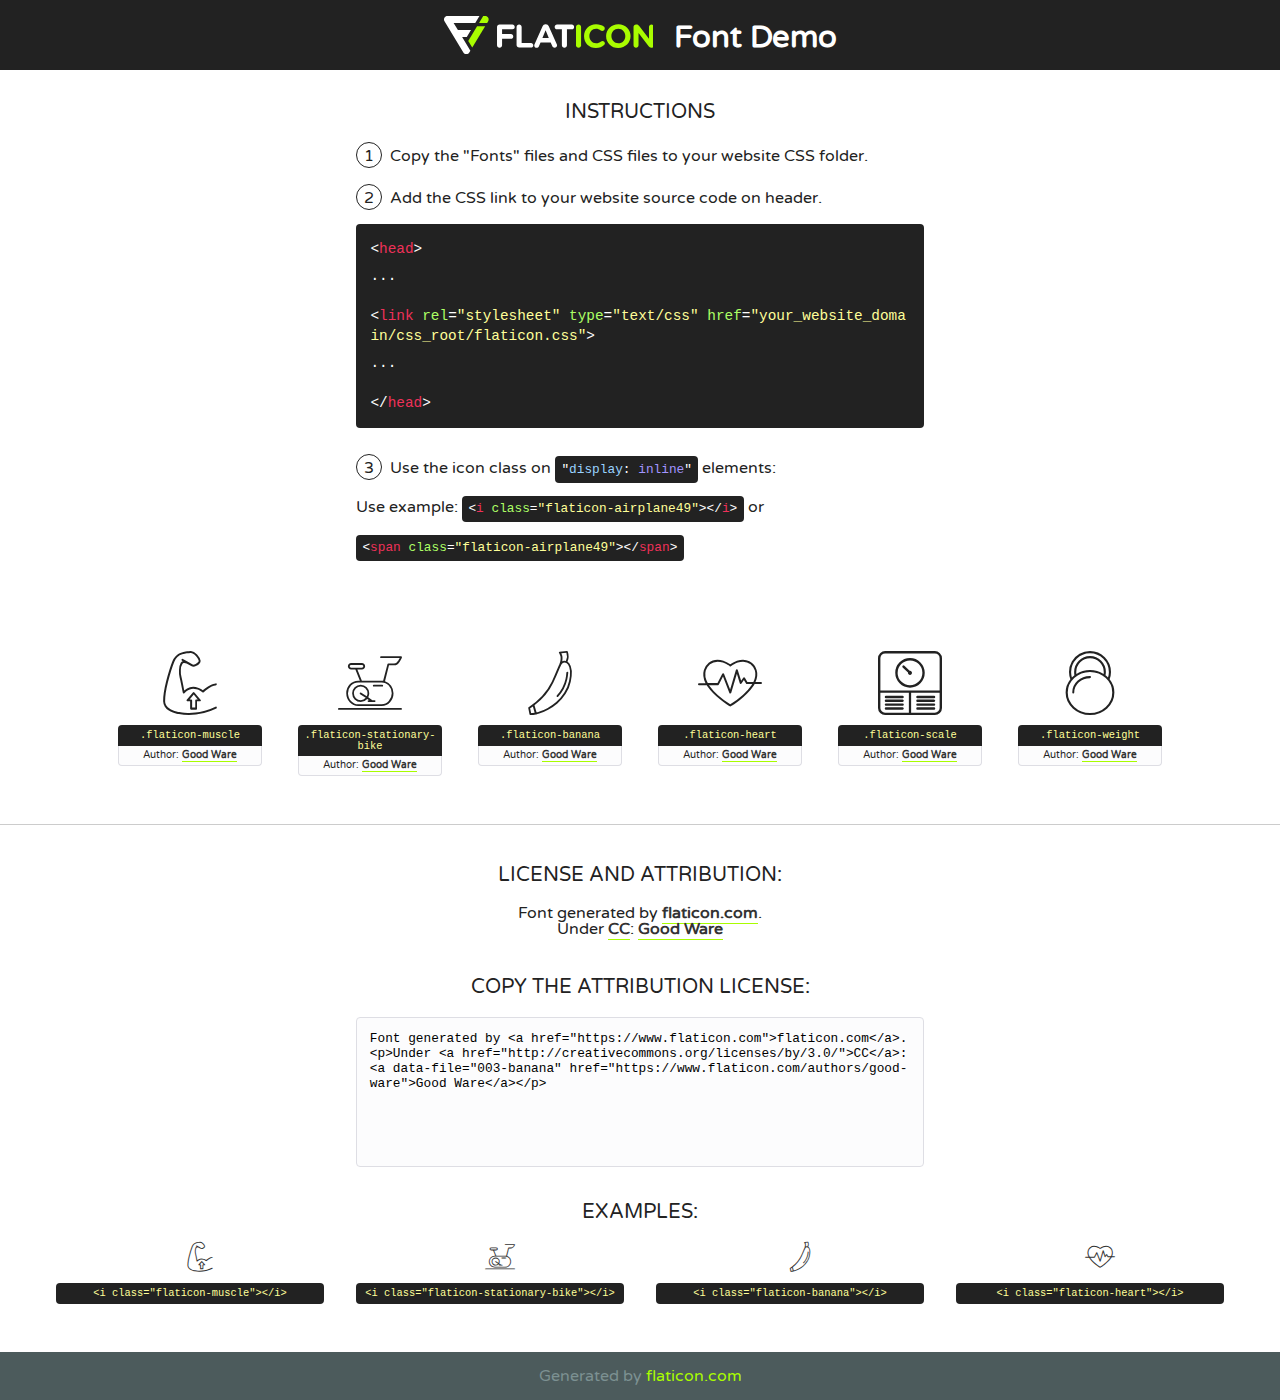
<file: fonts/flaticon/font/flaticon.html>
<!DOCTYPE html>
<!--
  Flaticon icon font: Flaticon
  Creation date: 03/06/2019 10:47
-->
<html>
<!DOCTYPE html>
<html>

<head>
    <title>Flaticon WebFont</title>
    <link href="http://fonts.googleapis.com/css?family=Varela+Round" rel="stylesheet" type="text/css" />
    <link rel="stylesheet" type="text/css" href="flaticon.css">
    <meta charset="UTF-8">
    <style>
    html, body, div, span, applet, object, iframe,
    h1, h2, h3, h4, h5, h6, p, blockquote, pre,
    a, abbr, acronym, address, big, cite, code,
    del, dfn, em, img, ins, kbd, q, s, samp,
    small, strike, strong, sub, sup, tt, var,
    b, u, i, center,
    dl, dt, dd, ol, ul, li,
    fieldset, form, label, legend,
    table, caption, tbody, tfoot, thead, tr, th, td,
    article, aside, canvas, details, embed, 
    figure, figcaption, footer, header, hgroup, 
    menu, nav, output, ruby, section, summary,
    time, mark, audio, video {
        margin: 0;
        padding: 0;
        border: 0;
        font-size: 100%;
        font: inherit;
        vertical-align: baseline;
    }
    /* HTML5 display-role reset for older browsers */
    article, aside, details, figcaption, figure, 
    footer, header, hgroup, menu, nav, section {
        display: block;
    }
    body {
        line-height: 1;
    }
    ol, ul {
        list-style: none;
    }
    blockquote, q {
        quotes: none;
    }
    blockquote:before, blockquote:after,
    q:before, q:after {
        content: '';
        content: none;
    }
    table {
        border-collapse: collapse;
        border-spacing: 0;
    }
    body {
        font-family: 'Varela Round', Helvetica, Arial, sans-serif;
        font-size: 16px;
        color: #222;
    }
    a {
        color: #333;
        border-bottom: 1px solid #a9fd00;
        font-weight: bold;
        text-decoration: none;
    }
    * {
        -moz-box-sizing: border-box;
        -webkit-box-sizing: border-box;
        box-sizing: border-box;
        margin: 0;
        padding: 0;
    }
    [class^="flaticon-"]:before, [class*=" flaticon-"]:before, [class^="flaticon-"]:after, [class*=" flaticon-"]:after {
        font-family: Flaticon;
        font-size: 30px;
        font-style: normal;
        margin-left: 20px;
        color: #333;
    }
    .wrapper {
        max-width: 600px;
        margin: auto;
        padding: 0 1em;
    }
    .title {
        font-size: 1.25em;
        text-align: center;
        margin-bottom: 1em;
        text-transform: uppercase;
    }
    header {
        text-align: center;
        background-color: #222;
        color: #fff;
        padding: 1em;
    }
    header .logo {
        width: 210px;
        height: 38px;
        display: inline-block;
        vertical-align: middle;
        margin-right: 1em;
        border: none;
    }
    header strong {
        font-size: 1.95em;
        font-weight: bold;
        vertical-align: middle;
        margin-top: 5px;
        display: inline-block;
    }
    .demo {
        margin: 2em auto;
        line-height: 1.25em;
    }
    .demo ul li {
        margin-bottom: 1em;
    }
    .demo ul li .num {
        color: #222;
        border-radius: 20px;
        display: inline-block;
        width: 26px;
        padding: 3px;
        height: 26px;
        text-align: center;
        margin-right: 0.5em;
        border: 1px solid #222;
    }
    .demo ul li code {
        background-color: #222;
        border-radius: 4px;
        padding: 0.25em 0.5em;
        display: inline-block;
        color: #fff;
        font-family: Consolas,Monaco,Lucida Console,Liberation Mono,DejaVu Sans Mono,Bitstream Vera Sans Mono,Courier New, monospace;
        font-weight: lighter;
        margin-top: 1em;
        font-size: 0.8em;
        word-break: break-all;
    }
    .demo ul li code.big {
        padding: 1em;
        font-size: 0.9em;
    }
    .demo ul li code .red {
        color: #EF3159;
    }
    .demo ul li code .green {
        color: #ACFF65;
    }
    .demo ul li code .yellow {
        color: #FFFF99;
    }
    .demo ul li code .blue {
        color: #99D3FF;
    }
    .demo ul li code .purple {
        color: #A295FF;
    }
    .demo ul li code .dots {
        margin-top: 0.5em;
        display: block;
    }
    #glyphs {
        border-bottom: 1px solid #ccc;
        padding: 2em 0;
        text-align: center;
    }
    .glyph {
        display: inline-block;
        width: 9em;
        margin: 1em;
        text-align: center;
        vertical-align: top;
        background: #FFF;
    }
    .glyph .glyph-icon {
        padding: 10px;
        display: block;
        font-family:"Flaticon";
        font-size: 64px;
        line-height: 1;
    }
    .glyph .glyph-icon:before {
        font-size: 64px;
        color: #222;
        margin-left: 0;
    }
    .class-name {
        font-size: 0.65em;
        background-color: #222;
        color: #fff;
        border-radius: 4px 4px 0 0;
        padding: 0.5em;
        color: #FFFF99;
        font-family: Consolas,Monaco,Lucida Console,Liberation Mono,DejaVu Sans Mono,Bitstream Vera Sans Mono,Courier New, monospace;
    }
    .author-name {
        font-size: 0.6em;
        background-color: #fcfcfd;
        border: 1px solid #DEDEE4;
        border-top: 0;
        border-radius: 0 0 4px 4px;
        padding: 0.5em;
    }
    .class-name:last-child {
        font-size: 10px;
        color:#888;
    }
    .class-name:last-child a {
        font-size: 10px;
        color:#555;
    }
    .class-name:last-child a:hover {
        color:#a9fd00;
    }
    .glyph > input {
        display: block;
        width: 100px;
        margin: 5px auto;
        text-align: center;
        font-size: 12px;
        cursor: text;
    }
    .glyph > input.icon-input {
        font-family:"Flaticon";
        font-size: 16px;
        margin-bottom: 10px;
    }
    .attribution .title {
        margin-top: 2em;
    }
    .attribution textarea {
        background-color: #fcfcfd;
        padding: 1em;
        border: none;
        box-shadow: none;
        border: 1px solid #DEDEE4;
        border-radius: 4px;
        resize: none;
        width: 100%;
        height: 150px;
        font-size: 0.8em;
        font-family: Consolas,Monaco,Lucida Console,Liberation Mono,DejaVu Sans Mono,Bitstream Vera Sans Mono,Courier New, monospace;
        -webkit-appearance: none;
    }
    .iconsuse {
        margin: 2em auto;
        text-align: center;
        max-width: 1200px;
    }
    .iconsuse:after {
        content: '';
        display: table;
        clear: both;
    }
    .iconsuse .image {
        float: left;
        width: 25%;
        padding: 0 1em;
    }
    .iconsuse .image p {
        margin-bottom: 1em;
    }
    .iconsuse .image span {
        display: block;
        font-size: 0.65em;
        background-color: #222;
        color: #fff;
        border-radius: 4px;
        padding: 0.5em;
        color: #FFFF99;
        margin-top: 1em;
        font-family: Consolas,Monaco,Lucida Console,Liberation Mono,DejaVu Sans Mono,Bitstream Vera Sans Mono,Courier New, monospace;
    }
    #footer {
        text-align: center;
        background-color: #4C5B5C;
        color: #7c9192;
        padding: 1em;
    }
    #footer a {
        border: none;
        color: #a9fd00;
        font-weight: normal;
    }
    @media (max-width: 960px) {
        .iconsuse .image {
            width: 50%;
        }
    }
    @media (max-width: 560px) {
        .iconsuse .image {
            width: 100%;
        }
    }
    </style>
</head>

<body class="characters-off">

    <header>
        <a href="https://www.flaticon.com" target="_blank" class="logo">
            <svg version="1.1" xmlns="http://www.w3.org/2000/svg" xmlns:xlink="http://www.w3.org/1999/xlink" xmlns:a="http://ns.adobe.com/AdobeSVGViewerExtensions/3.0/" viewBox="0 0 560.875 102.036" enable-background="new 0 0 560.875 102.036" xml:space="preserve">
                <defs>
                </defs>
                <g>
                    <g class="letters">
                        <path fill="#ffffff" d="M141.596,29.675c0-3.777,2.985-6.767,6.764-6.767h34.438c3.426,0,6.15,2.728,6.15,6.15
                        c0,3.43-2.724,6.149-6.15,6.149h-27.674v13.091h23.719c3.429,0,6.151,2.724,6.151,6.15c0,3.43-2.723,6.149-6.151,6.149h-23.719
                        v17.574c0,3.773-2.986,6.761-6.764,6.761c-3.779,0-6.764-2.989-6.764-6.761V29.675z"></path>
                        <path fill="#ffffff" d="M193.844,29.149c0-3.781,2.985-6.767,6.764-6.767c3.776,0,6.763,2.985,6.763,6.767v42.957h25.039
                        c3.426,0,6.149,2.726,6.149,6.153c0,3.425-2.723,6.15-6.149,6.15h-31.802c-3.779,0-6.764-2.986-6.764-6.768V29.149z"></path>
                        <path fill="#ffffff" d="M241.891,75.71l21.438-48.407c1.492-3.341,4.215-5.357,7.906-5.357h0.792
                        c3.686,0,6.323,2.017,7.815,5.357l21.439,48.407c0.436,0.967,0.701,1.845,0.701,2.723c0,3.602-2.809,6.501-6.414,6.501
                        c-3.161,0-5.269-1.845-6.499-4.655l-4.132-9.661h-27.059l-4.301,10.102c-1.144,2.631-3.426,4.214-6.237,4.214
                        c-3.517,0-6.24-2.81-6.24-6.325C241.1,77.64,241.451,76.677,241.891,75.71z M279.932,58.666l-8.521-20.297l-8.526,20.297H279.932
                        z"></path>
                        <path fill="#ffffff" d="M314.864,35.387H301.86c-3.429,0-6.239-2.813-6.239-6.238c0-3.429,2.811-6.24,6.239-6.24h39.533
                        c3.426,0,6.237,2.811,6.237,6.24c0,3.425-2.811,6.238-6.237,6.238h-13.001v42.785c0,3.773-2.99,6.761-6.764,6.761
                        c-3.779,0-6.764-2.989-6.764-6.761V35.387z"></path>
                        <path fill="#A9FD00" d="M352.615,29.149c0-3.781,2.985-6.767,6.767-6.767c3.774,0,6.761,2.985,6.761,6.767v49.024
                        c0,3.773-2.987,6.761-6.761,6.761c-3.781,0-6.767-2.989-6.767-6.761V29.149z"></path>
                        <path fill="#A9FD00" d="M374.132,53.836v-0.179c0-17.481,13.178-31.801,32.065-31.801c9.22,0,15.459,2.458,20.557,6.238
                        c1.402,1.054,2.637,2.985,2.637,5.357c0,3.692-2.985,6.59-6.681,6.59c-1.845,0-3.071-0.702-4.044-1.319
                        c-3.776-2.813-7.729-4.393-12.562-4.393c-10.364,0-17.831,8.611-17.831,19.154v0.173c0,10.542,7.291,19.329,17.831,19.329
                        c5.715,0,9.492-1.756,13.359-4.834c1.049-0.874,2.458-1.491,4.039-1.491c3.429,0,6.325,2.813,6.325,6.236
                        c0,2.106-1.056,3.78-2.282,4.834c-5.539,4.834-12.036,7.733-21.878,7.733C387.572,85.464,374.132,71.493,374.132,53.836z"></path>
                        <path fill="#A9FD00" d="M433.009,53.836v-0.179c0-17.481,13.79-31.801,32.766-31.801c18.981,0,32.592,14.143,32.592,31.628v0.173
                        c0,17.483-13.785,31.807-32.769,31.807C446.625,85.464,433.009,71.32,433.009,53.836z M484.224,53.836v-0.179
                        c0-10.539-7.725-19.326-18.626-19.326c-10.893,0-18.449,8.611-18.449,19.154v0.173c0,10.542,7.73,19.329,18.626,19.329
                        C476.676,72.986,484.224,64.378,484.224,53.836z"></path>
                        <path fill="#A9FD00" d="M506.233,29.321c0-3.774,2.99-6.763,6.767-6.763h1.401c3.252,0,5.183,1.583,7.029,3.953l26.093,34.265
                        V29.059c0-3.692,2.99-6.677,6.681-6.677c3.683,0,6.671,2.985,6.671,6.677v48.934c0,3.78-2.987,6.765-6.764,6.765h-0.436
                        c-3.257,0-5.188-1.581-7.034-3.953l-27.056-35.492v32.944c0,3.687-2.985,6.676-6.678,6.676c-3.683,0-6.673-2.989-6.673-6.676
                        V29.321z"></path>
                    </g>
                    <g class="insignia">
                        <path fill="#ffffff" d="M48.372,56.137h12.517l11.156-18.537H37.186L25.688,18.539h57.825L94.668,0H9.271
                        C5.925,0,2.842,1.801,1.198,4.716c-1.644,2.907-1.593,6.482,0.134,9.343l50.38,83.501c1.678,2.781,4.689,4.476,7.938,4.476
                        c3.246,0,6.257-1.695,7.935-4.476l2.898-4.804L48.372,56.137z"></path>
                        <g class="i">
                            <path fill="#A9FD00" d="M93.575,18.539h0.031v0.004l21.652,0.004l2.705-4.488c1.727-2.861,1.778-6.436,0.133-9.343
                            C116.454,1.801,113.371,0,110.026,0h-5.294L93.575,18.539z"></path>
                            <polygon fill="#A9FD00" points="88.291,27.356 64.725,66.486 75.519,84.404 109.942,27.356"></polygon>
                        </g>
                    </g>
                </g>
            </svg>
        </a>
        <strong>Font Demo</strong>
    </header>


    <section class="demo wrapper">

        <p class="title">Instructions</p>

        <ul>
            <li>
                <span class="num">1</span>Copy the "Fonts" files and CSS files to your website CSS folder.
            </li>
            <li>
                <span class="num">2</span>Add the CSS link to your website source code on header.
                <code class="big">
                    &lt;<span class="red">head</span>&gt;
                    <br/><span class="dots">...</span>
                    <br/>&lt;<span class="red">link</span> <span class="green">rel</span>=<span class="yellow">"stylesheet"</span> <span class="green">type</span>=<span class="yellow">"text/css"</span> <span class="green">href</span>=<span class="yellow">"your_website_domain/css_root/flaticon.css"</span>&gt;
                    <br/><span class="dots">...</span>
                    <br/>&lt;/<span class="red">head</span>&gt;
                </code>
            </li>

            <li>
                <p>
                    <span class="num">3</span>Use the icon class on <code>"<span class="blue">display</span>:<span class="purple"> inline</span>"</code> elements:
                    <br />
                    Use example: <code>&lt;<span class="red">i</span> <span class="green">class</span>=<span class="yellow">&quot;flaticon-airplane49&quot;</span>&gt;&lt;/<span class="red">i</span>&gt;</code> or <code>&lt;<span class="red">span</span> <span class="green">class</span>=<span class="yellow">&quot;flaticon-airplane49&quot;</span>&gt;&lt;/<span class="red">span</span>&gt;</code>
            </li>
        </ul>

    </section>




   <section id="glyphs">          
    
      
        <div class="glyph"><div class="glyph-icon flaticon-muscle"></div>
            <div class="class-name">.flaticon-muscle</div>
            <div class="author-name">Author: <a data-file="001-muscle" href="https://www.flaticon.com/authors/good-ware">Good Ware</a> </div> 
        </div>        
        
        <div class="glyph"><div class="glyph-icon flaticon-stationary-bike"></div>
            <div class="class-name">.flaticon-stationary-bike</div>
            <div class="author-name">Author: <a data-file="002-stationary-bike" href="https://www.flaticon.com/authors/good-ware">Good Ware</a> </div> 
        </div>        
        
        <div class="glyph"><div class="glyph-icon flaticon-banana"></div>
            <div class="class-name">.flaticon-banana</div>
            <div class="author-name">Author: <a data-file="003-banana" href="https://www.flaticon.com/authors/good-ware">Good Ware</a> </div> 
        </div>        
        
        <div class="glyph"><div class="glyph-icon flaticon-heart"></div>
            <div class="class-name">.flaticon-heart</div>
            <div class="author-name">Author: <a data-file="004-heart" href="https://www.flaticon.com/authors/good-ware">Good Ware</a> </div> 
        </div>        
        
        <div class="glyph"><div class="glyph-icon flaticon-scale"></div>
            <div class="class-name">.flaticon-scale</div>
            <div class="author-name">Author: <a data-file="005-scale" href="https://www.flaticon.com/authors/good-ware">Good Ware</a> </div> 
        </div>        
        
        <div class="glyph"><div class="glyph-icon flaticon-weight"></div>
            <div class="class-name">.flaticon-weight</div>
            <div class="author-name">Author: <a data-file="006-weight" href="https://www.flaticon.com/authors/good-ware">Good Ware</a> </div> 
        </div>        
        

    </section>



    <section class="attribution wrapper"   style="text-align:center;">

      <div class="title">License and attribution:</div><div class="attrDiv">Font generated by <a href="https://www.flaticon.com">flaticon.com</a>. <div><p>Under <a href="http://creativecommons.org/licenses/by/3.0/">CC</a>: <a data-file="003-banana" href="https://www.flaticon.com/authors/good-ware">Good Ware</a></p>  </div>
      </div>
      <div class="title">Copy the Attribution License:</div>

    <textarea onclick="this.focus();this.select();">Font generated by &lt;a href=&quot;https://www.flaticon.com&quot;&gt;flaticon.com&lt;/a&gt;. <p>Under <a href="http://creativecommons.org/licenses/by/3.0/">CC</a>: <a data-file="003-banana" href="https://www.flaticon.com/authors/good-ware">Good Ware</a></p>  
     </textarea>

    </section>

    <section class="iconsuse">

          <div class="title">Examples:</div>            
             
            <div class="image">
                <p>
                    <i class="glyph-icon flaticon-muscle"></i> 
                    <span>&lt;i class=&quot;flaticon-muscle&quot;&gt;&lt;/i&gt;</span>
                </p>
            </div>
            
            <div class="image">
                <p>
                    <i class="glyph-icon flaticon-stationary-bike"></i> 
                    <span>&lt;i class=&quot;flaticon-stationary-bike&quot;&gt;&lt;/i&gt;</span>
                </p>
            </div>
            
            <div class="image">
                <p>
                    <i class="glyph-icon flaticon-banana"></i> 
                    <span>&lt;i class=&quot;flaticon-banana&quot;&gt;&lt;/i&gt;</span>
                </p>
            </div>
            
            <div class="image">
                <p>
                    <i class="glyph-icon flaticon-heart"></i> 
                    <span>&lt;i class=&quot;flaticon-heart&quot;&gt;&lt;/i&gt;</span>
                </p>
            </div>
                       
        </div>
                            
    </section>

<div id="footer">
    <div>Generated by <a href="https://www.flaticon.com">flaticon.com</a>
    </div>
</div>



</body>
</html>
</file>
<file: fonts/icomoon/style.css>
@font-face {
  font-family: 'icomoon';
  src:  url('fonts/icomoon.eot?10si43');
  src:  url('fonts/icomoon.eot?10si43#iefix') format('embedded-opentype'),
    url('fonts/icomoon.ttf?10si43') format('truetype'),
    url('fonts/icomoon.woff?10si43') format('woff'),
    url('fonts/icomoon.svg?10si43#icomoon') format('svg');
  font-weight: normal;
  font-style: normal;
}

[class^="icon-"], [class*=" icon-"] {
  /* use !important to prevent issues with browser extensions that change fonts */
  font-family: 'icomoon' !important;
  speak: none;
  font-style: normal;
  font-weight: normal;
  font-variant: normal;
  text-transform: none;
  line-height: 1;

  /* Better Font Rendering =========== */
  -webkit-font-smoothing: antialiased;
  -moz-osx-font-smoothing: grayscale;
}

.icon-asterisk:before {
  content: "\f069";
}
.icon-plus:before {
  content: "\f067";
}
.icon-question:before {
  content: "\f128";
}
.icon-minus:before {
  content: "\f068";
}
.icon-glass:before {
  content: "\f000";
}
.icon-music:before {
  content: "\f001";
}
.icon-search:before {
  content: "\f002";
}
.icon-envelope-o:before {
  content: "\f003";
}
.icon-heart:before {
  content: "\f004";
}
.icon-star:before {
  content: "\f005";
}
.icon-star-o:before {
  content: "\f006";
}
.icon-user:before {
  content: "\f007";
}
.icon-film:before {
  content: "\f008";
}
.icon-th-large:before {
  content: "\f009";
}
.icon-th:before {
  content: "\f00a";
}
.icon-th-list:before {
  content: "\f00b";
}
.icon-check:before {
  content: "\f00c";
}
.icon-close:before {
  content: "\f00d";
}
.icon-remove:before {
  content: "\f00d";
}
.icon-times:before {
  content: "\f00d";
}
.icon-search-plus:before {
  content: "\f00e";
}
.icon-search-minus:before {
  content: "\f010";
}
.icon-power-off:before {
  content: "\f011";
}
.icon-signal:before {
  content: "\f012";
}
.icon-cog:before {
  content: "\f013";
}
.icon-gear:before {
  content: "\f013";
}
.icon-trash-o:before {
  content: "\f014";
}
.icon-home:before {
  content: "\f015";
}
.icon-file-o:before {
  content: "\f016";
}
.icon-clock-o:before {
  content: "\f017";
}
.icon-road:before {
  content: "\f018";
}
.icon-download:before {
  content: "\f019";
}
.icon-arrow-circle-o-down:before {
  content: "\f01a";
}
.icon-arrow-circle-o-up:before {
  content: "\f01b";
}
.icon-inbox:before {
  content: "\f01c";
}
.icon-play-circle-o:before {
  content: "\f01d";
}
.icon-repeat:before {
  content: "\f01e";
}
.icon-rotate-right:before {
  content: "\f01e";
}
.icon-refresh:before {
  content: "\f021";
}
.icon-list-alt:before {
  content: "\f022";
}
.icon-lock:before {
  content: "\f023";
}
.icon-flag:before {
  content: "\f024";
}
.icon-headphones:before {
  content: "\f025";
}
.icon-volume-off:before {
  content: "\f026";
}
.icon-volume-down:before {
  content: "\f027";
}
.icon-volume-up:before {
  content: "\f028";
}
.icon-qrcode:before {
  content: "\f029";
}
.icon-barcode:before {
  content: "\f02a";
}
.icon-tag:before {
  content: "\f02b";
}
.icon-tags:before {
  content: "\f02c";
}
.icon-book:before {
  content: "\f02d";
}
.icon-bookmark:before {
  content: "\f02e";
}
.icon-print:before {
  content: "\f02f";
}
.icon-camera:before {
  content: "\f030";
}
.icon-font:before {
  content: "\f031";
}
.icon-bold:before {
  content: "\f032";
}
.icon-italic:before {
  content: "\f033";
}
.icon-text-height:before {
  content: "\f034";
}
.icon-text-width:before {
  content: "\f035";
}
.icon-align-left:before {
  content: "\f036";
}
.icon-align-center:before {
  content: "\f037";
}
.icon-align-right:before {
  content: "\f038";
}
.icon-align-justify:before {
  content: "\f039";
}
.icon-list:before {
  content: "\f03a";
}
.icon-dedent:before {
  content: "\f03b";
}
.icon-outdent:before {
  content: "\f03b";
}
.icon-indent:before {
  content: "\f03c";
}
.icon-video-camera:before {
  content: "\f03d";
}
.icon-image:before {
  content: "\f03e";
}
.icon-photo:before {
  content: "\f03e";
}
.icon-picture-o:before {
  content: "\f03e";
}
.icon-pencil:before {
  content: "\f040";
}
.icon-map-marker:before {
  content: "\f041";
}
.icon-adjust:before {
  content: "\f042";
}
.icon-tint:before {
  content: "\f043";
}
.icon-edit:before {
  content: "\f044";
}
.icon-pencil-square-o:before {
  content: "\f044";
}
.icon-share-square-o:before {
  content: "\f045";
}
.icon-check-square-o:before {
  content: "\f046";
}
.icon-arrows:before {
  content: "\f047";
}
.icon-step-backward:before {
  content: "\f048";
}
.icon-fast-backward:before {
  content: "\f049";
}
.icon-backward:before {
  content: "\f04a";
}
.icon-play:before {
  content: "\f04b";
}
.icon-pause:before {
  content: "\f04c";
}
.icon-stop:before {
  content: "\f04d";
}
.icon-forward:before {
  content: "\f04e";
}
.icon-fast-forward:before {
  content: "\f050";
}
.icon-step-forward:before {
  content: "\f051";
}
.icon-eject:before {
  content: "\f052";
}
.icon-chevron-left:before {
  content: "\f053";
}
.icon-chevron-right:before {
  content: "\f054";
}
.icon-plus-circle:before {
  content: "\f055";
}
.icon-minus-circle:before {
  content: "\f056";
}
.icon-times-circle:before {
  content: "\f057";
}
.icon-check-circle:before {
  content: "\f058";
}
.icon-question-circle:before {
  content: "\f059";
}
.icon-info-circle:before {
  content: "\f05a";
}
.icon-crosshairs:before {
  content: "\f05b";
}
.icon-times-circle-o:before {
  content: "\f05c";
}
.icon-check-circle-o:before {
  content: "\f05d";
}
.icon-ban:before {
  content: "\f05e";
}
.icon-arrow-left:before {
  content: "\f060";
}
.icon-arrow-right:before {
  content: "\f061";
}
.icon-arrow-up:before {
  content: "\f062";
}
.icon-arrow-down:before {
  content: "\f063";
}
.icon-mail-forward:before {
  content: "\f064";
}
.icon-share:before {
  content: "\f064";
}
.icon-expand:before {
  content: "\f065";
}
.icon-compress:before {
  content: "\f066";
}
.icon-exclamation-circle:before {
  content: "\f06a";
}
.icon-gift:before {
  content: "\f06b";
}
.icon-leaf:before {
  content: "\f06c";
}
.icon-fire:before {
  content: "\f06d";
}
.icon-eye:before {
  content: "\f06e";
}
.icon-eye-slash:before {
  content: "\f070";
}
.icon-exclamation-triangle:before {
  content: "\f071";
}
.icon-warning:before {
  content: "\f071";
}
.icon-plane:before {
  content: "\f072";
}
.icon-calendar:before {
  content: "\f073";
}
.icon-random:before {
  content: "\f074";
}
.icon-comment:before {
  content: "\f075";
}
.icon-magnet:before {
  content: "\f076";
}
.icon-chevron-up:before {
  content: "\f077";
}
.icon-chevron-down:before {
  content: "\f078";
}
.icon-retweet:before {
  content: "\f079";
}
.icon-shopping-cart:before {
  content: "\f07a";
}
.icon-folder:before {
  content: "\f07b";
}
.icon-folder-open:before {
  content: "\f07c";
}
.icon-arrows-v:before {
  content: "\f07d";
}
.icon-arrows-h:before {
  content: "\f07e";
}
.icon-bar-chart:before {
  content: "\f080";
}
.icon-bar-chart-o:before {
  content: "\f080";
}
.icon-twitter-square:before {
  content: "\f081";
}
.icon-facebook-square:before {
  content: "\f082";
}
.icon-camera-retro:before {
  content: "\f083";
}
.icon-key:before {
  content: "\f084";
}
.icon-cogs:before {
  content: "\f085";
}
.icon-gears:before {
  content: "\f085";
}
.icon-comments:before {
  content: "\f086";
}
.icon-thumbs-o-up:before {
  content: "\f087";
}
.icon-thumbs-o-down:before {
  content: "\f088";
}
.icon-star-half:before {
  content: "\f089";
}
.icon-heart-o:before {
  content: "\f08a";
}
.icon-sign-out:before {
  content: "\f08b";
}
.icon-linkedin-square:before {
  content: "\f08c";
}
.icon-thumb-tack:before {
  content: "\f08d";
}
.icon-external-link:before {
  content: "\f08e";
}
.icon-sign-in:before {
  content: "\f090";
}
.icon-trophy:before {
  content: "\f091";
}
.icon-github-square:before {
  content: "\f092";
}
.icon-upload:before {
  content: "\f093";
}
.icon-lemon-o:before {
  content: "\f094";
}
.icon-phone:before {
  content: "\f095";
}
.icon-square-o:before {
  content: "\f096";
}
.icon-bookmark-o:before {
  content: "\f097";
}
.icon-phone-square:before {
  content: "\f098";
}
.icon-twitter:before {
  content: "\f099";
}
.icon-facebook:before {
  content: "\f09a";
}
.icon-facebook-f:before {
  content: "\f09a";
}
.icon-github:before {
  content: "\f09b";
}
.icon-unlock:before {
  content: "\f09c";
}
.icon-credit-card:before {
  content: "\f09d";
}
.icon-feed:before {
  content: "\f09e";
}
.icon-rss:before {
  content: "\f09e";
}
.icon-hdd-o:before {
  content: "\f0a0";
}
.icon-bullhorn:before {
  content: "\f0a1";
}
.icon-bell-o:before {
  content: "\f0a2";
}
.icon-certificate:before {
  content: "\f0a3";
}
.icon-hand-o-right:before {
  content: "\f0a4";
}
.icon-hand-o-left:before {
  content: "\f0a5";
}
.icon-hand-o-up:before {
  content: "\f0a6";
}
.icon-hand-o-down:before {
  content: "\f0a7";
}
.icon-arrow-circle-left:before {
  content: "\f0a8";
}
.icon-arrow-circle-right:before {
  content: "\f0a9";
}
.icon-arrow-circle-up:before {
  content: "\f0aa";
}
.icon-arrow-circle-down:before {
  content: "\f0ab";
}
.icon-globe:before {
  content: "\f0ac";
}
.icon-wrench:before {
  content: "\f0ad";
}
.icon-tasks:before {
  content: "\f0ae";
}
.icon-filter:before {
  content: "\f0b0";
}
.icon-briefcase:before {
  content: "\f0b1";
}
.icon-arrows-alt:before {
  content: "\f0b2";
}
.icon-group:before {
  content: "\f0c0";
}
.icon-users:before {
  content: "\f0c0";
}
.icon-chain:before {
  content: "\f0c1";
}
.icon-link:before {
  content: "\f0c1";
}
.icon-cloud:before {
  content: "\f0c2";
}
.icon-flask:before {
  content: "\f0c3";
}
.icon-cut:before {
  content: "\f0c4";
}
.icon-scissors:before {
  content: "\f0c4";
}
.icon-copy:before {
  content: "\f0c5";
}
.icon-files-o:before {
  content: "\f0c5";
}
.icon-paperclip:before {
  content: "\f0c6";
}
.icon-floppy-o:before {
  content: "\f0c7";
}
.icon-save:before {
  content: "\f0c7";
}
.icon-square:before {
  content: "\f0c8";
}
.icon-bars:before {
  content: "\f0c9";
}
.icon-navicon:before {
  content: "\f0c9";
}
.icon-reorder:before {
  content: "\f0c9";
}
.icon-list-ul:before {
  content: "\f0ca";
}
.icon-list-ol:before {
  content: "\f0cb";
}
.icon-strikethrough:before {
  content: "\f0cc";
}
.icon-underline:before {
  content: "\f0cd";
}
.icon-table:before {
  content: "\f0ce";
}
.icon-magic:before {
  content: "\f0d0";
}
.icon-truck:before {
  content: "\f0d1";
}
.icon-pinterest:before {
  content: "\f0d2";
}
.icon-pinterest-square:before {
  content: "\f0d3";
}
.icon-google-plus-square:before {
  content: "\f0d4";
}
.icon-google-plus:before {
  content: "\f0d5";
}
.icon-money:before {
  content: "\f0d6";
}
.icon-caret-down:before {
  content: "\f0d7";
}
.icon-caret-up:before {
  content: "\f0d8";
}
.icon-caret-left:before {
  content: "\f0d9";
}
.icon-caret-right:before {
  content: "\f0da";
}
.icon-columns:before {
  content: "\f0db";
}
.icon-sort:before {
  content: "\f0dc";
}
.icon-unsorted:before {
  content: "\f0dc";
}
.icon-sort-desc:before {
  content: "\f0dd";
}
.icon-sort-down:before {
  content: "\f0dd";
}
.icon-sort-asc:before {
  content: "\f0de";
}
.icon-sort-up:before {
  content: "\f0de";
}
.icon-envelope:before {
  content: "\f0e0";
}
.icon-linkedin:before {
  content: "\f0e1";
}
.icon-rotate-left:before {
  content: "\f0e2";
}
.icon-undo:before {
  content: "\f0e2";
}
.icon-gavel:before {
  content: "\f0e3";
}
.icon-legal:before {
  content: "\f0e3";
}
.icon-dashboard:before {
  content: "\f0e4";
}
.icon-tachometer:before {
  content: "\f0e4";
}
.icon-comment-o:before {
  content: "\f0e5";
}
.icon-comments-o:before {
  content: "\f0e6";
}
.icon-bolt:before {
  content: "\f0e7";
}
.icon-flash:before {
  content: "\f0e7";
}
.icon-sitemap:before {
  content: "\f0e8";
}
.icon-umbrella:before {
  content: "\f0e9";
}
.icon-clipboard:before {
  content: "\f0ea";
}
.icon-paste:before {
  content: "\f0ea";
}
.icon-lightbulb-o:before {
  content: "\f0eb";
}
.icon-exchange:before {
  content: "\f0ec";
}
.icon-cloud-download:before {
  content: "\f0ed";
}
.icon-cloud-upload:before {
  content: "\f0ee";
}
.icon-user-md:before {
  content: "\f0f0";
}
.icon-stethoscope:before {
  content: "\f0f1";
}
.icon-suitcase:before {
  content: "\f0f2";
}
.icon-bell:before {
  content: "\f0f3";
}
.icon-coffee:before {
  content: "\f0f4";
}
.icon-cutlery:before {
  content: "\f0f5";
}
.icon-file-text-o:before {
  content: "\f0f6";
}
.icon-building-o:before {
  content: "\f0f7";
}
.icon-hospital-o:before {
  content: "\f0f8";
}
.icon-ambulance:before {
  content: "\f0f9";
}
.icon-medkit:before {
  content: "\f0fa";
}
.icon-fighter-jet:before {
  content: "\f0fb";
}
.icon-beer:before {
  content: "\f0fc";
}
.icon-h-square:before {
  content: "\f0fd";
}
.icon-plus-square:before {
  content: "\f0fe";
}
.icon-angle-double-left:before {
  content: "\f100";
}
.icon-angle-double-right:before {
  content: "\f101";
}
.icon-angle-double-up:before {
  content: "\f102";
}
.icon-angle-double-down:before {
  content: "\f103";
}
.icon-angle-left:before {
  content: "\f104";
}
.icon-angle-right:before {
  content: "\f105";
}
.icon-angle-up:before {
  content: "\f106";
}
.icon-angle-down:before {
  content: "\f107";
}
.icon-desktop:before {
  content: "\f108";
}
.icon-laptop:before {
  content: "\f109";
}
.icon-tablet:before {
  content: "\f10a";
}
.icon-mobile:before {
  content: "\f10b";
}
.icon-mobile-phone:before {
  content: "\f10b";
}
.icon-circle-o:before {
  content: "\f10c";
}
.icon-quote-left:before {
  content: "\f10d";
}
.icon-quote-right:before {
  content: "\f10e";
}
.icon-spinner:before {
  content: "\f110";
}
.icon-circle:before {
  content: "\f111";
}
.icon-mail-reply:before {
  content: "\f112";
}
.icon-reply:before {
  content: "\f112";
}
.icon-github-alt:before {
  content: "\f113";
}
.icon-folder-o:before {
  content: "\f114";
}
.icon-folder-open-o:before {
  content: "\f115";
}
.icon-smile-o:before {
  content: "\f118";
}
.icon-frown-o:before {
  content: "\f119";
}
.icon-meh-o:before {
  content: "\f11a";
}
.icon-gamepad:before {
  content: "\f11b";
}
.icon-keyboard-o:before {
  content: "\f11c";
}
.icon-flag-o:before {
  content: "\f11d";
}
.icon-flag-checkered:before {
  content: "\f11e";
}
.icon-terminal:before {
  content: "\f120";
}
.icon-code:before {
  content: "\f121";
}
.icon-mail-reply-all:before {
  content: "\f122";
}
.icon-reply-all:before {
  content: "\f122";
}
.icon-star-half-empty:before {
  content: "\f123";
}
.icon-star-half-full:before {
  content: "\f123";
}
.icon-star-half-o:before {
  content: "\f123";
}
.icon-location-arrow:before {
  content: "\f124";
}
.icon-crop:before {
  content: "\f125";
}
.icon-code-fork:before {
  content: "\f126";
}
.icon-chain-broken:before {
  content: "\f127";
}
.icon-unlink:before {
  content: "\f127";
}
.icon-info:before {
  content: "\f129";
}
.icon-exclamation:before {
  content: "\f12a";
}
.icon-superscript:before {
  content: "\f12b";
}
.icon-subscript:before {
  content: "\f12c";
}
.icon-eraser:before {
  content: "\f12d";
}
.icon-puzzle-piece:before {
  content: "\f12e";
}
.icon-microphone:before {
  content: "\f130";
}
.icon-microphone-slash:before {
  content: "\f131";
}
.icon-shield:before {
  content: "\f132";
}
.icon-calendar-o:before {
  content: "\f133";
}
.icon-fire-extinguisher:before {
  content: "\f134";
}
.icon-rocket:before {
  content: "\f135";
}
.icon-maxcdn:before {
  content: "\f136";
}
.icon-chevron-circle-left:before {
  content: "\f137";
}
.icon-chevron-circle-right:before {
  content: "\f138";
}
.icon-chevron-circle-up:before {
  content: "\f139";
}
.icon-chevron-circle-down:before {
  content: "\f13a";
}
.icon-html5:before {
  content: "\f13b";
}
.icon-css3:before {
  content: "\f13c";
}
.icon-anchor:before {
  content: "\f13d";
}
.icon-unlock-alt:before {
  content: "\f13e";
}
.icon-bullseye:before {
  content: "\f140";
}
.icon-ellipsis-h:before {
  content: "\f141";
}
.icon-ellipsis-v:before {
  content: "\f142";
}
.icon-rss-square:before {
  content: "\f143";
}
.icon-play-circle:before {
  content: "\f144";
}
.icon-ticket:before {
  content: "\f145";
}
.icon-minus-square:before {
  content: "\f146";
}
.icon-minus-square-o:before {
  content: "\f147";
}
.icon-level-up:before {
  content: "\f148";
}
.icon-level-down:before {
  content: "\f149";
}
.icon-check-square:before {
  content: "\f14a";
}
.icon-pencil-square:before {
  content: "\f14b";
}
.icon-external-link-square:before {
  content: "\f14c";
}
.icon-share-square:before {
  content: "\f14d";
}
.icon-compass:before {
  content: "\f14e";
}
.icon-caret-square-o-down:before {
  content: "\f150";
}
.icon-toggle-down:before {
  content: "\f150";
}
.icon-caret-square-o-up:before {
  content: "\f151";
}
.icon-toggle-up:before {
  content: "\f151";
}
.icon-caret-square-o-right:before {
  content: "\f152";
}
.icon-toggle-right:before {
  content: "\f152";
}
.icon-eur:before {
  content: "\f153";
}
.icon-euro:before {
  content: "\f153";
}
.icon-gbp:before {
  content: "\f154";
}
.icon-dollar:before {
  content: "\f155";
}
.icon-usd:before {
  content: "\f155";
}
.icon-inr:before {
  content: "\f156";
}
.icon-rupee:before {
  content: "\f156";
}
.icon-cny:before {
  content: "\f157";
}
.icon-jpy:before {
  content: "\f157";
}
.icon-rmb:before {
  content: "\f157";
}
.icon-yen:before {
  content: "\f157";
}
.icon-rouble:before {
  content: "\f158";
}
.icon-rub:before {
  content: "\f158";
}
.icon-ruble:before {
  content: "\f158";
}
.icon-krw:before {
  content: "\f159";
}
.icon-won:before {
  content: "\f159";
}
.icon-bitcoin:before {
  content: "\f15a";
}
.icon-btc:before {
  content: "\f15a";
}
.icon-file:before {
  content: "\f15b";
}
.icon-file-text:before {
  content: "\f15c";
}
.icon-sort-alpha-asc:before {
  content: "\f15d";
}
.icon-sort-alpha-desc:before {
  content: "\f15e";
}
.icon-sort-amount-asc:before {
  content: "\f160";
}
.icon-sort-amount-desc:before {
  content: "\f161";
}
.icon-sort-numeric-asc:before {
  content: "\f162";
}
.icon-sort-numeric-desc:before {
  content: "\f163";
}
.icon-thumbs-up:before {
  content: "\f164";
}
.icon-thumbs-down:before {
  content: "\f165";
}
.icon-youtube-square:before {
  content: "\f166";
}
.icon-youtube:before {
  content: "\f167";
}
.icon-xing:before {
  content: "\f168";
}
.icon-xing-square:before {
  content: "\f169";
}
.icon-youtube-play:before {
  content: "\f16a";
}
.icon-dropbox:before {
  content: "\f16b";
}
.icon-stack-overflow:before {
  content: "\f16c";
}
.icon-instagram:before {
  content: "\f16d";
}
.icon-flickr:before {
  content: "\f16e";
}
.icon-adn:before {
  content: "\f170";
}
.icon-bitbucket:before {
  content: "\f171";
}
.icon-bitbucket-square:before {
  content: "\f172";
}
.icon-tumblr:before {
  content: "\f173";
}
.icon-tumblr-square:before {
  content: "\f174";
}
.icon-long-arrow-down:before {
  content: "\f175";
}
.icon-long-arrow-up:before {
  content: "\f176";
}
.icon-long-arrow-left:before {
  content: "\f177";
}
.icon-long-arrow-right:before {
  content: "\f178";
}
.icon-apple:before {
  content: "\f179";
}
.icon-windows:before {
  content: "\f17a";
}
.icon-android:before {
  content: "\f17b";
}
.icon-linux:before {
  content: "\f17c";
}
.icon-dribbble:before {
  content: "\f17d";
}
.icon-skype:before {
  content: "\f17e";
}
.icon-foursquare:before {
  content: "\f180";
}
.icon-trello:before {
  content: "\f181";
}
.icon-female:before {
  content: "\f182";
}
.icon-male:before {
  content: "\f183";
}
.icon-gittip:before {
  content: "\f184";
}
.icon-gratipay:before {
  content: "\f184";
}
.icon-sun-o:before {
  content: "\f185";
}
.icon-moon-o:before {
  content: "\f186";
}
.icon-archive:before {
  content: "\f187";
}
.icon-bug:before {
  content: "\f188";
}
.icon-vk:before {
  content: "\f189";
}
.icon-weibo:before {
  content: "\f18a";
}
.icon-renren:before {
  content: "\f18b";
}
.icon-pagelines:before {
  content: "\f18c";
}
.icon-stack-exchange:before {
  content: "\f18d";
}
.icon-arrow-circle-o-right:before {
  content: "\f18e";
}
.icon-arrow-circle-o-left:before {
  content: "\f190";
}
.icon-caret-square-o-left:before {
  content: "\f191";
}
.icon-toggle-left:before {
  content: "\f191";
}
.icon-dot-circle-o:before {
  content: "\f192";
}
.icon-wheelchair:before {
  content: "\f193";
}
.icon-vimeo-square:before {
  content: "\f194";
}
.icon-try:before {
  content: "\f195";
}
.icon-turkish-lira:before {
  content: "\f195";
}
.icon-plus-square-o:before {
  content: "\f196";
}
.icon-space-shuttle:before {
  content: "\f197";
}
.icon-slack:before {
  content: "\f198";
}
.icon-envelope-square:before {
  content: "\f199";
}
.icon-wordpress:before {
  content: "\f19a";
}
.icon-openid:before {
  content: "\f19b";
}
.icon-bank:before {
  content: "\f19c";
}
.icon-institution:before {
  content: "\f19c";
}
.icon-university:before {
  content: "\f19c";
}
.icon-graduation-cap:before {
  content: "\f19d";
}
.icon-mortar-board:before {
  content: "\f19d";
}
.icon-yahoo:before {
  content: "\f19e";
}
.icon-google:before {
  content: "\f1a0";
}
.icon-reddit:before {
  content: "\f1a1";
}
.icon-reddit-square:before {
  content: "\f1a2";
}
.icon-stumbleupon-circle:before {
  content: "\f1a3";
}
.icon-stumbleupon:before {
  content: "\f1a4";
}
.icon-delicious:before {
  content: "\f1a5";
}
.icon-digg:before {
  content: "\f1a6";
}
.icon-pied-piper-pp:before {
  content: "\f1a7";
}
.icon-pied-piper-alt:before {
  content: "\f1a8";
}
.icon-drupal:before {
  content: "\f1a9";
}
.icon-joomla:before {
  content: "\f1aa";
}
.icon-language:before {
  content: "\f1ab";
}
.icon-fax:before {
  content: "\f1ac";
}
.icon-building:before {
  content: "\f1ad";
}
.icon-child:before {
  content: "\f1ae";
}
.icon-paw:before {
  content: "\f1b0";
}
.icon-spoon:before {
  content: "\f1b1";
}
.icon-cube:before {
  content: "\f1b2";
}
.icon-cubes:before {
  content: "\f1b3";
}
.icon-behance:before {
  content: "\f1b4";
}
.icon-behance-square:before {
  content: "\f1b5";
}
.icon-steam:before {
  content: "\f1b6";
}
.icon-steam-square:before {
  content: "\f1b7";
}
.icon-recycle:before {
  content: "\f1b8";
}
.icon-automobile:before {
  content: "\f1b9";
}
.icon-car:before {
  content: "\f1b9";
}
.icon-cab:before {
  content: "\f1ba";
}
.icon-taxi:before {
  content: "\f1ba";
}
.icon-tree:before {
  content: "\f1bb";
}
.icon-spotify:before {
  content: "\f1bc";
}
.icon-deviantart:before {
  content: "\f1bd";
}
.icon-soundcloud:before {
  content: "\f1be";
}
.icon-database:before {
  content: "\f1c0";
}
.icon-file-pdf-o:before {
  content: "\f1c1";
}
.icon-file-word-o:before {
  content: "\f1c2";
}
.icon-file-excel-o:before {
  content: "\f1c3";
}
.icon-file-powerpoint-o:before {
  content: "\f1c4";
}
.icon-file-image-o:before {
  content: "\f1c5";
}
.icon-file-photo-o:before {
  content: "\f1c5";
}
.icon-file-picture-o:before {
  content: "\f1c5";
}
.icon-file-archive-o:before {
  content: "\f1c6";
}
.icon-file-zip-o:before {
  content: "\f1c6";
}
.icon-file-audio-o:before {
  content: "\f1c7";
}
.icon-file-sound-o:before {
  content: "\f1c7";
}
.icon-file-movie-o:before {
  content: "\f1c8";
}
.icon-file-video-o:before {
  content: "\f1c8";
}
.icon-file-code-o:before {
  content: "\f1c9";
}
.icon-vine:before {
  content: "\f1ca";
}
.icon-codepen:before {
  content: "\f1cb";
}
.icon-jsfiddle:before {
  content: "\f1cc";
}
.icon-life-bouy:before {
  content: "\f1cd";
}
.icon-life-buoy:before {
  content: "\f1cd";
}
.icon-life-ring:before {
  content: "\f1cd";
}
.icon-life-saver:before {
  content: "\f1cd";
}
.icon-support:before {
  content: "\f1cd";
}
.icon-circle-o-notch:before {
  content: "\f1ce";
}
.icon-ra:before {
  content: "\f1d0";
}
.icon-rebel:before {
  content: "\f1d0";
}
.icon-resistance:before {
  content: "\f1d0";
}
.icon-empire:before {
  content: "\f1d1";
}
.icon-ge:before {
  content: "\f1d1";
}
.icon-git-square:before {
  content: "\f1d2";
}
.icon-git:before {
  content: "\f1d3";
}
.icon-hacker-news:before {
  content: "\f1d4";
}
.icon-y-combinator-square:before {
  content: "\f1d4";
}
.icon-yc-square:before {
  content: "\f1d4";
}
.icon-tencent-weibo:before {
  content: "\f1d5";
}
.icon-qq:before {
  content: "\f1d6";
}
.icon-wechat:before {
  content: "\f1d7";
}
.icon-weixin:before {
  content: "\f1d7";
}
.icon-paper-plane:before {
  content: "\f1d8";
}
.icon-send:before {
  content: "\f1d8";
}
.icon-paper-plane-o:before {
  content: "\f1d9";
}
.icon-send-o:before {
  content: "\f1d9";
}
.icon-history:before {
  content: "\f1da";
}
.icon-circle-thin:before {
  content: "\f1db";
}
.icon-header:before {
  content: "\f1dc";
}
.icon-paragraph:before {
  content: "\f1dd";
}
.icon-sliders:before {
  content: "\f1de";
}
.icon-share-alt:before {
  content: "\f1e0";
}
.icon-share-alt-square:before {
  content: "\f1e1";
}
.icon-bomb:before {
  content: "\f1e2";
}
.icon-futbol-o:before {
  content: "\f1e3";
}
.icon-soccer-ball-o:before {
  content: "\f1e3";
}
.icon-tty:before {
  content: "\f1e4";
}
.icon-binoculars:before {
  content: "\f1e5";
}
.icon-plug:before {
  content: "\f1e6";
}
.icon-slideshare:before {
  content: "\f1e7";
}
.icon-twitch:before {
  content: "\f1e8";
}
.icon-yelp:before {
  content: "\f1e9";
}
.icon-newspaper-o:before {
  content: "\f1ea";
}
.icon-wifi:before {
  content: "\f1eb";
}
.icon-calculator:before {
  content: "\f1ec";
}
.icon-paypal:before {
  content: "\f1ed";
}
.icon-google-wallet:before {
  content: "\f1ee";
}
.icon-cc-visa:before {
  content: "\f1f0";
}
.icon-cc-mastercard:before {
  content: "\f1f1";
}
.icon-cc-discover:before {
  content: "\f1f2";
}
.icon-cc-amex:before {
  content: "\f1f3";
}
.icon-cc-paypal:before {
  content: "\f1f4";
}
.icon-cc-stripe:before {
  content: "\f1f5";
}
.icon-bell-slash:before {
  content: "\f1f6";
}
.icon-bell-slash-o:before {
  content: "\f1f7";
}
.icon-trash:before {
  content: "\f1f8";
}
.icon-copyright:before {
  content: "\f1f9";
}
.icon-at:before {
  content: "\f1fa";
}
.icon-eyedropper:before {
  content: "\f1fb";
}
.icon-paint-brush:before {
  content: "\f1fc";
}
.icon-birthday-cake:before {
  content: "\f1fd";
}
.icon-area-chart:before {
  content: "\f1fe";
}
.icon-pie-chart:before {
  content: "\f200";
}
.icon-line-chart:before {
  content: "\f201";
}
.icon-lastfm:before {
  content: "\f202";
}
.icon-lastfm-square:before {
  content: "\f203";
}
.icon-toggle-off:before {
  content: "\f204";
}
.icon-toggle-on:before {
  content: "\f205";
}
.icon-bicycle:before {
  content: "\f206";
}
.icon-bus:before {
  content: "\f207";
}
.icon-ioxhost:before {
  content: "\f208";
}
.icon-angellist:before {
  content: "\f209";
}
.icon-cc:before {
  content: "\f20a";
}
.icon-ils:before {
  content: "\f20b";
}
.icon-shekel:before {
  content: "\f20b";
}
.icon-sheqel:before {
  content: "\f20b";
}
.icon-meanpath:before {
  content: "\f20c";
}
.icon-buysellads:before {
  content: "\f20d";
}
.icon-connectdevelop:before {
  content: "\f20e";
}
.icon-dashcube:before {
  content: "\f210";
}
.icon-forumbee:before {
  content: "\f211";
}
.icon-leanpub:before {
  content: "\f212";
}
.icon-sellsy:before {
  content: "\f213";
}
.icon-shirtsinbulk:before {
  content: "\f214";
}
.icon-simplybuilt:before {
  content: "\f215";
}
.icon-skyatlas:before {
  content: "\f216";
}
.icon-cart-plus:before {
  content: "\f217";
}
.icon-cart-arrow-down:before {
  content: "\f218";
}
.icon-diamond:before {
  content: "\f219";
}
.icon-ship:before {
  content: "\f21a";
}
.icon-user-secret:before {
  content: "\f21b";
}
.icon-motorcycle:before {
  content: "\f21c";
}
.icon-street-view:before {
  content: "\f21d";
}
.icon-heartbeat:before {
  content: "\f21e";
}
.icon-venus:before {
  content: "\f221";
}
.icon-mars:before {
  content: "\f222";
}
.icon-mercury:before {
  content: "\f223";
}
.icon-intersex:before {
  content: "\f224";
}
.icon-transgender:before {
  content: "\f224";
}
.icon-transgender-alt:before {
  content: "\f225";
}
.icon-venus-double:before {
  content: "\f226";
}
.icon-mars-double:before {
  content: "\f227";
}
.icon-venus-mars:before {
  content: "\f228";
}
.icon-mars-stroke:before {
  content: "\f229";
}
.icon-mars-stroke-v:before {
  content: "\f22a";
}
.icon-mars-stroke-h:before {
  content: "\f22b";
}
.icon-neuter:before {
  content: "\f22c";
}
.icon-genderless:before {
  content: "\f22d";
}
.icon-facebook-official:before {
  content: "\f230";
}
.icon-pinterest-p:before {
  content: "\f231";
}
.icon-whatsapp:before {
  content: "\f232";
}
.icon-server:before {
  content: "\f233";
}
.icon-user-plus:before {
  content: "\f234";
}
.icon-user-times:before {
  content: "\f235";
}
.icon-bed:before {
  content: "\f236";
}
.icon-hotel:before {
  content: "\f236";
}
.icon-viacoin:before {
  content: "\f237";
}
.icon-train:before {
  content: "\f238";
}
.icon-subway:before {
  content: "\f239";
}
.icon-medium:before {
  content: "\f23a";
}
.icon-y-combinator:before {
  content: "\f23b";
}
.icon-yc:before {
  content: "\f23b";
}
.icon-optin-monster:before {
  content: "\f23c";
}
.icon-opencart:before {
  content: "\f23d";
}
.icon-expeditedssl:before {
  content: "\f23e";
}
.icon-battery:before {
  content: "\f240";
}
.icon-battery-4:before {
  content: "\f240";
}
.icon-battery-full:before {
  content: "\f240";
}
.icon-battery-3:before {
  content: "\f241";
}
.icon-battery-three-quarters:before {
  content: "\f241";
}
.icon-battery-2:before {
  content: "\f242";
}
.icon-battery-half:before {
  content: "\f242";
}
.icon-battery-1:before {
  content: "\f243";
}
.icon-battery-quarter:before {
  content: "\f243";
}
.icon-battery-0:before {
  content: "\f244";
}
.icon-battery-empty:before {
  content: "\f244";
}
.icon-mouse-pointer:before {
  content: "\f245";
}
.icon-i-cursor:before {
  content: "\f246";
}
.icon-object-group:before {
  content: "\f247";
}
.icon-object-ungroup:before {
  content: "\f248";
}
.icon-sticky-note:before {
  content: "\f249";
}
.icon-sticky-note-o:before {
  content: "\f24a";
}
.icon-cc-jcb:before {
  content: "\f24b";
}
.icon-cc-diners-club:before {
  content: "\f24c";
}
.icon-clone:before {
  content: "\f24d";
}
.icon-balance-scale:before {
  content: "\f24e";
}
.icon-hourglass-o:before {
  content: "\f250";
}
.icon-hourglass-1:before {
  content: "\f251";
}
.icon-hourglass-start:before {
  content: "\f251";
}
.icon-hourglass-2:before {
  content: "\f252";
}
.icon-hourglass-half:before {
  content: "\f252";
}
.icon-hourglass-3:before {
  content: "\f253";
}
.icon-hourglass-end:before {
  content: "\f253";
}
.icon-hourglass:before {
  content: "\f254";
}
.icon-hand-grab-o:before {
  content: "\f255";
}
.icon-hand-rock-o:before {
  content: "\f255";
}
.icon-hand-paper-o:before {
  content: "\f256";
}
.icon-hand-stop-o:before {
  content: "\f256";
}
.icon-hand-scissors-o:before {
  content: "\f257";
}
.icon-hand-lizard-o:before {
  content: "\f258";
}
.icon-hand-spock-o:before {
  content: "\f259";
}
.icon-hand-pointer-o:before {
  content: "\f25a";
}
.icon-hand-peace-o:before {
  content: "\f25b";
}
.icon-trademark:before {
  content: "\f25c";
}
.icon-registered:before {
  content: "\f25d";
}
.icon-creative-commons:before {
  content: "\f25e";
}
.icon-gg:before {
  content: "\f260";
}
.icon-gg-circle:before {
  content: "\f261";
}
.icon-tripadvisor:before {
  content: "\f262";
}
.icon-odnoklassniki:before {
  content: "\f263";
}
.icon-odnoklassniki-square:before {
  content: "\f264";
}
.icon-get-pocket:before {
  content: "\f265";
}
.icon-wikipedia-w:before {
  content: "\f266";
}
.icon-safari:before {
  content: "\f267";
}
.icon-chrome:before {
  content: "\f268";
}
.icon-firefox:before {
  content: "\f269";
}
.icon-opera:before {
  content: "\f26a";
}
.icon-internet-explorer:before {
  content: "\f26b";
}
.icon-television:before {
  content: "\f26c";
}
.icon-tv:before {
  content: "\f26c";
}
.icon-contao:before {
  content: "\f26d";
}
.icon-500px:before {
  content: "\f26e";
}
.icon-amazon:before {
  content: "\f270";
}
.icon-calendar-plus-o:before {
  content: "\f271";
}
.icon-calendar-minus-o:before {
  content: "\f272";
}
.icon-calendar-times-o:before {
  content: "\f273";
}
.icon-calendar-check-o:before {
  content: "\f274";
}
.icon-industry:before {
  content: "\f275";
}
.icon-map-pin:before {
  content: "\f276";
}
.icon-map-signs:before {
  content: "\f277";
}
.icon-map-o:before {
  content: "\f278";
}
.icon-map:before {
  content: "\f279";
}
.icon-commenting:before {
  content: "\f27a";
}
.icon-commenting-o:before {
  content: "\f27b";
}
.icon-houzz:before {
  content: "\f27c";
}
.icon-vimeo:before {
  content: "\f27d";
}
.icon-black-tie:before {
  content: "\f27e";
}
.icon-fonticons:before {
  content: "\f280";
}
.icon-reddit-alien:before {
  content: "\f281";
}
.icon-edge:before {
  content: "\f282";
}
.icon-credit-card-alt:before {
  content: "\f283";
}
.icon-codiepie:before {
  content: "\f284";
}
.icon-modx:before {
  content: "\f285";
}
.icon-fort-awesome:before {
  content: "\f286";
}
.icon-usb:before {
  content: "\f287";
}
.icon-product-hunt:before {
  content: "\f288";
}
.icon-mixcloud:before {
  content: "\f289";
}
.icon-scribd:before {
  content: "\f28a";
}
.icon-pause-circle:before {
  content: "\f28b";
}
.icon-pause-circle-o:before {
  content: "\f28c";
}
.icon-stop-circle:before {
  content: "\f28d";
}
.icon-stop-circle-o:before {
  content: "\f28e";
}
.icon-shopping-bag:before {
  content: "\f290";
}
.icon-shopping-basket:before {
  content: "\f291";
}
.icon-hashtag:before {
  content: "\f292";
}
.icon-bluetooth:before {
  content: "\f293";
}
.icon-bluetooth-b:before {
  content: "\f294";
}
.icon-percent:before {
  content: "\f295";
}
.icon-gitlab:before {
  content: "\f296";
}
.icon-wpbeginner:before {
  content: "\f297";
}
.icon-wpforms:before {
  content: "\f298";
}
.icon-envira:before {
  content: "\f299";
}
.icon-universal-access:before {
  content: "\f29a";
}
.icon-wheelchair-alt:before {
  content: "\f29b";
}
.icon-question-circle-o:before {
  content: "\f29c";
}
.icon-blind:before {
  content: "\f29d";
}
.icon-audio-description:before {
  content: "\f29e";
}
.icon-volume-control-phone:before {
  content: "\f2a0";
}
.icon-braille:before {
  content: "\f2a1";
}
.icon-assistive-listening-systems:before {
  content: "\f2a2";
}
.icon-american-sign-language-interpreting:before {
  content: "\f2a3";
}
.icon-asl-interpreting:before {
  content: "\f2a3";
}
.icon-deaf:before {
  content: "\f2a4";
}
.icon-deafness:before {
  content: "\f2a4";
}
.icon-hard-of-hearing:before {
  content: "\f2a4";
}
.icon-glide:before {
  content: "\f2a5";
}
.icon-glide-g:before {
  content: "\f2a6";
}
.icon-sign-language:before {
  content: "\f2a7";
}
.icon-signing:before {
  content: "\f2a7";
}
.icon-low-vision:before {
  content: "\f2a8";
}
.icon-viadeo:before {
  content: "\f2a9";
}
.icon-viadeo-square:before {
  content: "\f2aa";
}
.icon-snapchat:before {
  content: "\f2ab";
}
.icon-snapchat-ghost:before {
  content: "\f2ac";
}
.icon-snapchat-square:before {
  content: "\f2ad";
}
.icon-pied-piper:before {
  content: "\f2ae";
}
.icon-first-order:before {
  content: "\f2b0";
}
.icon-yoast:before {
  content: "\f2b1";
}
.icon-themeisle:before {
  content: "\f2b2";
}
.icon-google-plus-circle:before {
  content: "\f2b3";
}
.icon-google-plus-official:before {
  content: "\f2b3";
}
.icon-fa:before {
  content: "\f2b4";
}
.icon-font-awesome:before {
  content: "\f2b4";
}
.icon-handshake-o:before {
  content: "\f2b5";
}
.icon-envelope-open:before {
  content: "\f2b6";
}
.icon-envelope-open-o:before {
  content: "\f2b7";
}
.icon-linode:before {
  content: "\f2b8";
}
.icon-address-book:before {
  content: "\f2b9";
}
.icon-address-book-o:before {
  content: "\f2ba";
}
.icon-address-card:before {
  content: "\f2bb";
}
.icon-vcard:before {
  content: "\f2bb";
}
.icon-address-card-o:before {
  content: "\f2bc";
}
.icon-vcard-o:before {
  content: "\f2bc";
}
.icon-user-circle:before {
  content: "\f2bd";
}
.icon-user-circle-o:before {
  content: "\f2be";
}
.icon-user-o:before {
  content: "\f2c0";
}
.icon-id-badge:before {
  content: "\f2c1";
}
.icon-drivers-license:before {
  content: "\f2c2";
}
.icon-id-card:before {
  content: "\f2c2";
}
.icon-drivers-license-o:before {
  content: "\f2c3";
}
.icon-id-card-o:before {
  content: "\f2c3";
}
.icon-quora:before {
  content: "\f2c4";
}
.icon-free-code-camp:before {
  content: "\f2c5";
}
.icon-telegram:before {
  content: "\f2c6";
}
.icon-thermometer:before {
  content: "\f2c7";
}
.icon-thermometer-4:before {
  content: "\f2c7";
}
.icon-thermometer-full:before {
  content: "\f2c7";
}
.icon-thermometer-3:before {
  content: "\f2c8";
}
.icon-thermometer-three-quarters:before {
  content: "\f2c8";
}
.icon-thermometer-2:before {
  content: "\f2c9";
}
.icon-thermometer-half:before {
  content: "\f2c9";
}
.icon-thermometer-1:before {
  content: "\f2ca";
}
.icon-thermometer-quarter:before {
  content: "\f2ca";
}
.icon-thermometer-0:before {
  content: "\f2cb";
}
.icon-thermometer-empty:before {
  content: "\f2cb";
}
.icon-shower:before {
  content: "\f2cc";
}
.icon-bath:before {
  content: "\f2cd";
}
.icon-bathtub:before {
  content: "\f2cd";
}
.icon-s15:before {
  content: "\f2cd";
}
.icon-podcast:before {
  content: "\f2ce";
}
.icon-window-maximize:before {
  content: "\f2d0";
}
.icon-window-minimize:before {
  content: "\f2d1";
}
.icon-window-restore:before {
  content: "\f2d2";
}
.icon-times-rectangle:before {
  content: "\f2d3";
}
.icon-window-close:before {
  content: "\f2d3";
}
.icon-times-rectangle-o:before {
  content: "\f2d4";
}
.icon-window-close-o:before {
  content: "\f2d4";
}
.icon-bandcamp:before {
  content: "\f2d5";
}
.icon-grav:before {
  content: "\f2d6";
}
.icon-etsy:before {
  content: "\f2d7";
}
.icon-imdb:before {
  content: "\f2d8";
}
.icon-ravelry:before {
  content: "\f2d9";
}
.icon-eercast:before {
  content: "\f2da";
}
.icon-microchip:before {
  content: "\f2db";
}
.icon-snowflake-o:before {
  content: "\f2dc";
}
.icon-superpowers:before {
  content: "\f2dd";
}
.icon-wpexplorer:before {
  content: "\f2de";
}
.icon-meetup:before {
  content: "\f2e0";
}
.icon-3d_rotation:before {
  content: "\e84d";
}
.icon-ac_unit:before {
  content: "\eb3b";
}
.icon-alarm:before {
  content: "\e855";
}
.icon-access_alarms:before {
  content: "\e191";
}
.icon-schedule:before {
  content: "\e8b5";
}
.icon-accessibility:before {
  content: "\e84e";
}
.icon-accessible:before {
  content: "\e914";
}
.icon-account_balance:before {
  content: "\e84f";
}
.icon-account_balance_wallet:before {
  content: "\e850";
}
.icon-account_box:before {
  content: "\e851";
}
.icon-account_circle:before {
  content: "\e853";
}
.icon-adb:before {
  content: "\e60e";
}
.icon-add:before {
  content: "\e145";
}
.icon-add_a_photo:before {
  content: "\e439";
}
.icon-alarm_add:before {
  content: "\e856";
}
.icon-add_alert:before {
  content: "\e003";
}
.icon-add_box:before {
  content: "\e146";
}
.icon-add_circle:before {
  content: "\e147";
}
.icon-control_point:before {
  content: "\e3ba";
}
.icon-add_location:before {
  content: "\e567";
}
.icon-add_shopping_cart:before {
  content: "\e854";
}
.icon-queue:before {
  content: "\e03c";
}
.icon-add_to_queue:before {
  content: "\e05c";
}
.icon-adjust2:before {
  content: "\e39e";
}
.icon-airline_seat_flat:before {
  content: "\e630";
}
.icon-airline_seat_flat_angled:before {
  content: "\e631";
}
.icon-airline_seat_individual_suite:before {
  content: "\e632";
}
.icon-airline_seat_legroom_extra:before {
  content: "\e633";
}
.icon-airline_seat_legroom_normal:before {
  content: "\e634";
}
.icon-airline_seat_legroom_reduced:before {
  content: "\e635";
}
.icon-airline_seat_recline_extra:before {
  content: "\e636";
}
.icon-airline_seat_recline_normal:before {
  content: "\e637";
}
.icon-flight:before {
  content: "\e539";
}
.icon-airplanemode_inactive:before {
  content: "\e194";
}
.icon-airplay:before {
  content: "\e055";
}
.icon-airport_shuttle:before {
  content: "\eb3c";
}
.icon-alarm_off:before {
  content: "\e857";
}
.icon-alarm_on:before {
  content: "\e858";
}
.icon-album:before {
  content: "\e019";
}
.icon-all_inclusive:before {
  content: "\eb3d";
}
.icon-all_out:before {
  content: "\e90b";
}
.icon-android2:before {
  content: "\e859";
}
.icon-announcement:before {
  content: "\e85a";
}
.icon-apps:before {
  content: "\e5c3";
}
.icon-archive2:before {
  content: "\e149";
}
.icon-arrow_back:before {
  content: "\e5c4";
}
.icon-arrow_downward:before {
  content: "\e5db";
}
.icon-arrow_drop_down:before {
  content: "\e5c5";
}
.icon-arrow_drop_down_circle:before {
  content: "\e5c6";
}
.icon-arrow_drop_up:before {
  content: "\e5c7";
}
.icon-arrow_forward:before {
  content: "\e5c8";
}
.icon-arrow_upward:before {
  content: "\e5d8";
}
.icon-art_track:before {
  content: "\e060";
}
.icon-aspect_ratio:before {
  content: "\e85b";
}
.icon-poll:before {
  content: "\e801";
}
.icon-assignment:before {
  content: "\e85d";
}
.icon-assignment_ind:before {
  content: "\e85e";
}
.icon-assignment_late:before {
  content: "\e85f";
}
.icon-assignment_return:before {
  content: "\e860";
}
.icon-assignment_returned:before {
  content: "\e861";
}
.icon-assignment_turned_in:before {
  content: "\e862";
}
.icon-assistant:before {
  content: "\e39f";
}
.icon-flag2:before {
  content: "\e153";
}
.icon-attach_file:before {
  content: "\e226";
}
.icon-attach_money:before {
  content: "\e227";
}
.icon-attachment:before {
  content: "\e2bc";
}
.icon-audiotrack:before {
  content: "\e3a1";
}
.icon-autorenew:before {
  content: "\e863";
}
.icon-av_timer:before {
  content: "\e01b";
}
.icon-backspace:before {
  content: "\e14a";
}
.icon-cloud_upload:before {
  content: "\e2c3";
}
.icon-battery_alert:before {
  content: "\e19c";
}
.icon-battery_charging_full:before {
  content: "\e1a3";
}
.icon-battery_std:before {
  content: "\e1a5";
}
.icon-battery_unknown:before {
  content: "\e1a6";
}
.icon-beach_access:before {
  content: "\eb3e";
}
.icon-beenhere:before {
  content: "\e52d";
}
.icon-block:before {
  content: "\e14b";
}
.icon-bluetooth2:before {
  content: "\e1a7";
}
.icon-bluetooth_searching:before {
  content: "\e1aa";
}
.icon-bluetooth_connected:before {
  content: "\e1a8";
}
.icon-bluetooth_disabled:before {
  content: "\e1a9";
}
.icon-blur_circular:before {
  content: "\e3a2";
}
.icon-blur_linear:before {
  content: "\e3a3";
}
.icon-blur_off:before {
  content: "\e3a4";
}
.icon-blur_on:before {
  content: "\e3a5";
}
.icon-class:before {
  content: "\e86e";
}
.icon-turned_in:before {
  content: "\e8e6";
}
.icon-turned_in_not:before {
  content: "\e8e7";
}
.icon-border_all:before {
  content: "\e228";
}
.icon-border_bottom:before {
  content: "\e229";
}
.icon-border_clear:before {
  content: "\e22a";
}
.icon-border_color:before {
  content: "\e22b";
}
.icon-border_horizontal:before {
  content: "\e22c";
}
.icon-border_inner:before {
  content: "\e22d";
}
.icon-border_left:before {
  content: "\e22e";
}
.icon-border_outer:before {
  content: "\e22f";
}
.icon-border_right:before {
  content: "\e230";
}
.icon-border_style:before {
  content: "\e231";
}
.icon-border_top:before {
  content: "\e232";
}
.icon-border_vertical:before {
  content: "\e233";
}
.icon-branding_watermark:before {
  content: "\e06b";
}
.icon-brightness_1:before {
  content: "\e3a6";
}
.icon-brightness_2:before {
  content: "\e3a7";
}
.icon-brightness_3:before {
  content: "\e3a8";
}
.icon-brightness_4:before {
  content: "\e3a9";
}
.icon-brightness_low:before {
  content: "\e1ad";
}
.icon-brightness_medium:before {
  content: "\e1ae";
}
.icon-brightness_high:before {
  content: "\e1ac";
}
.icon-brightness_auto:before {
  content: "\e1ab";
}
.icon-broken_image:before {
  content: "\e3ad";
}
.icon-brush:before {
  content: "\e3ae";
}
.icon-bubble_chart:before {
  content: "\e6dd";
}
.icon-bug_report:before {
  content: "\e868";
}
.icon-build:before {
  content: "\e869";
}
.icon-burst_mode:before {
  content: "\e43c";
}
.icon-domain:before {
  content: "\e7ee";
}
.icon-business_center:before {
  content: "\eb3f";
}
.icon-cached:before {
  content: "\e86a";
}
.icon-cake:before {
  content: "\e7e9";
}
.icon-phone2:before {
  content: "\e0cd";
}
.icon-call_end:before {
  content: "\e0b1";
}
.icon-call_made:before {
  content: "\e0b2";
}
.icon-merge_type:before {
  content: "\e252";
}
.icon-call_missed:before {
  content: "\e0b4";
}
.icon-call_missed_outgoing:before {
  content: "\e0e4";
}
.icon-call_received:before {
  content: "\e0b5";
}
.icon-call_split:before {
  content: "\e0b6";
}
.icon-call_to_action:before {
  content: "\e06c";
}
.icon-camera2:before {
  content: "\e3af";
}
.icon-photo_camera:before {
  content: "\e412";
}
.icon-camera_enhance:before {
  content: "\e8fc";
}
.icon-camera_front:before {
  content: "\e3b1";
}
.icon-camera_rear:before {
  content: "\e3b2";
}
.icon-camera_roll:before {
  content: "\e3b3";
}
.icon-cancel:before {
  content: "\e5c9";
}
.icon-redeem:before {
  content: "\e8b1";
}
.icon-card_membership:before {
  content: "\e8f7";
}
.icon-card_travel:before {
  content: "\e8f8";
}
.icon-casino:before {
  content: "\eb40";
}
.icon-cast:before {
  content: "\e307";
}
.icon-cast_connected:before {
  content: "\e308";
}
.icon-center_focus_strong:before {
  content: "\e3b4";
}
.icon-center_focus_weak:before {
  content: "\e3b5";
}
.icon-change_history:before {
  content: "\e86b";
}
.icon-chat:before {
  content: "\e0b7";
}
.icon-chat_bubble:before {
  content: "\e0ca";
}
.icon-chat_bubble_outline:before {
  content: "\e0cb";
}
.icon-check2:before {
  content: "\e5ca";
}
.icon-check_box:before {
  content: "\e834";
}
.icon-check_box_outline_blank:before {
  content: "\e835";
}
.icon-check_circle:before {
  content: "\e86c";
}
.icon-navigate_before:before {
  content: "\e408";
}
.icon-navigate_next:before {
  content: "\e409";
}
.icon-child_care:before {
  content: "\eb41";
}
.icon-child_friendly:before {
  content: "\eb42";
}
.icon-chrome_reader_mode:before {
  content: "\e86d";
}
.icon-close2:before {
  content: "\e5cd";
}
.icon-clear_all:before {
  content: "\e0b8";
}
.icon-closed_caption:before {
  content: "\e01c";
}
.icon-wb_cloudy:before {
  content: "\e42d";
}
.icon-cloud_circle:before {
  content: "\e2be";
}
.icon-cloud_done:before {
  content: "\e2bf";
}
.icon-cloud_download:before {
  content: "\e2c0";
}
.icon-cloud_off:before {
  content: "\e2c1";
}
.icon-cloud_queue:before {
  content: "\e2c2";
}
.icon-code2:before {
  content: "\e86f";
}
.icon-photo_library:before {
  content: "\e413";
}
.icon-collections_bookmark:before {
  content: "\e431";
}
.icon-palette:before {
  content: "\e40a";
}
.icon-colorize:before {
  content: "\e3b8";
}
.icon-comment2:before {
  content: "\e0b9";
}
.icon-compare:before {
  content: "\e3b9";
}
.icon-compare_arrows:before {
  content: "\e915";
}
.icon-laptop2:before {
  content: "\e31e";
}
.icon-confirmation_number:before {
  content: "\e638";
}
.icon-contact_mail:before {
  content: "\e0d0";
}
.icon-contact_phone:before {
  content: "\e0cf";
}
.icon-contacts:before {
  content: "\e0ba";
}
.icon-content_copy:before {
  content: "\e14d";
}
.icon-content_cut:before {
  content: "\e14e";
}
.icon-content_paste:before {
  content: "\e14f";
}
.icon-control_point_duplicate:before {
  content: "\e3bb";
}
.icon-copyright2:before {
  content: "\e90c";
}
.icon-mode_edit:before {
  content: "\e254";
}
.icon-create_new_folder:before {
  content: "\e2cc";
}
.icon-payment:before {
  content: "\e8a1";
}
.icon-crop2:before {
  content: "\e3be";
}
.icon-crop_16_9:before {
  content: "\e3bc";
}
.icon-crop_3_2:before {
  content: "\e3bd";
}
.icon-crop_landscape:before {
  content: "\e3c3";
}
.icon-crop_7_5:before {
  content: "\e3c0";
}
.icon-crop_din:before {
  content: "\e3c1";
}
.icon-crop_free:before {
  content: "\e3c2";
}
.icon-crop_original:before {
  content: "\e3c4";
}
.icon-crop_portrait:before {
  content: "\e3c5";
}
.icon-crop_rotate:before {
  content: "\e437";
}
.icon-crop_square:before {
  content: "\e3c6";
}
.icon-dashboard2:before {
  content: "\e871";
}
.icon-data_usage:before {
  content: "\e1af";
}
.icon-date_range:before {
  content: "\e916";
}
.icon-dehaze:before {
  content: "\e3c7";
}
.icon-delete:before {
  content: "\e872";
}
.icon-delete_forever:before {
  content: "\e92b";
}
.icon-delete_sweep:before {
  content: "\e16c";
}
.icon-description:before {
  content: "\e873";
}
.icon-desktop_mac:before {
  content: "\e30b";
}
.icon-desktop_windows:before {
  content: "\e30c";
}
.icon-details:before {
  content: "\e3c8";
}
.icon-developer_board:before {
  content: "\e30d";
}
.icon-developer_mode:before {
  content: "\e1b0";
}
.icon-device_hub:before {
  content: "\e335";
}
.icon-phonelink:before {
  content: "\e326";
}
.icon-devices_other:before {
  content: "\e337";
}
.icon-dialer_sip:before {
  content: "\e0bb";
}
.icon-dialpad:before {
  content: "\e0bc";
}
.icon-directions:before {
  content: "\e52e";
}
.icon-directions_bike:before {
  content: "\e52f";
}
.icon-directions_boat:before {
  content: "\e532";
}
.icon-directions_bus:before {
  content: "\e530";
}
.icon-directions_car:before {
  content: "\e531";
}
.icon-directions_railway:before {
  content: "\e534";
}
.icon-directions_run:before {
  content: "\e566";
}
.icon-directions_transit:before {
  content: "\e535";
}
.icon-directions_walk:before {
  content: "\e536";
}
.icon-disc_full:before {
  content: "\e610";
}
.icon-dns:before {
  content: "\e875";
}
.icon-not_interested:before {
  content: "\e033";
}
.icon-do_not_disturb_alt:before {
  content: "\e611";
}
.icon-do_not_disturb_off:before {
  content: "\e643";
}
.icon-remove_circle:before {
  content: "\e15c";
}
.icon-dock:before {
  content: "\e30e";
}
.icon-done:before {
  content: "\e876";
}
.icon-done_all:before {
  content: "\e877";
}
.icon-donut_large:before {
  content: "\e917";
}
.icon-donut_small:before {
  content: "\e918";
}
.icon-drafts:before {
  content: "\e151";
}
.icon-drag_handle:before {
  content: "\e25d";
}
.icon-time_to_leave:before {
  content: "\e62c";
}
.icon-dvr:before {
  content: "\e1b2";
}
.icon-edit_location:before {
  content: "\e568";
}
.icon-eject2:before {
  content: "\e8fb";
}
.icon-markunread:before {
  content: "\e159";
}
.icon-enhanced_encryption:before {
  content: "\e63f";
}
.icon-equalizer:before {
  content: "\e01d";
}
.icon-error:before {
  content: "\e000";
}
.icon-error_outline:before {
  content: "\e001";
}
.icon-euro_symbol:before {
  content: "\e926";
}
.icon-ev_station:before {
  content: "\e56d";
}
.icon-insert_invitation:before {
  content: "\e24f";
}
.icon-event_available:before {
  content: "\e614";
}
.icon-event_busy:before {
  content: "\e615";
}
.icon-event_note:before {
  content: "\e616";
}
.icon-event_seat:before {
  content: "\e903";
}
.icon-exit_to_app:before {
  content: "\e879";
}
.icon-expand_less:before {
  content: "\e5ce";
}
.icon-expand_more:before {
  content: "\e5cf";
}
.icon-explicit:before {
  content: "\e01e";
}
.icon-explore:before {
  content: "\e87a";
}
.icon-exposure:before {
  content: "\e3ca";
}
.icon-exposure_neg_1:before {
  content: "\e3cb";
}
.icon-exposure_neg_2:before {
  content: "\e3cc";
}
.icon-exposure_plus_1:before {
  content: "\e3cd";
}
.icon-exposure_plus_2:before {
  content: "\e3ce";
}
.icon-exposure_zero:before {
  content: "\e3cf";
}
.icon-extension:before {
  content: "\e87b";
}
.icon-face:before {
  content: "\e87c";
}
.icon-fast_forward:before {
  content: "\e01f";
}
.icon-fast_rewind:before {
  content: "\e020";
}
.icon-favorite:before {
  content: "\e87d";
}
.icon-favorite_border:before {
  content: "\e87e";
}
.icon-featured_play_list:before {
  content: "\e06d";
}
.icon-featured_video:before {
  content: "\e06e";
}
.icon-sms_failed:before {
  content: "\e626";
}
.icon-fiber_dvr:before {
  content: "\e05d";
}
.icon-fiber_manual_record:before {
  content: "\e061";
}
.icon-fiber_new:before {
  content: "\e05e";
}
.icon-fiber_pin:before {
  content: "\e06a";
}
.icon-fiber_smart_record:before {
  content: "\e062";
}
.icon-get_app:before {
  content: "\e884";
}
.icon-file_upload:before {
  content: "\e2c6";
}
.icon-filter2:before {
  content: "\e3d3";
}
.icon-filter_1:before {
  content: "\e3d0";
}
.icon-filter_2:before {
  content: "\e3d1";
}
.icon-filter_3:before {
  content: "\e3d2";
}
.icon-filter_4:before {
  content: "\e3d4";
}
.icon-filter_5:before {
  content: "\e3d5";
}
.icon-filter_6:before {
  content: "\e3d6";
}
.icon-filter_7:before {
  content: "\e3d7";
}
.icon-filter_8:before {
  content: "\e3d8";
}
.icon-filter_9:before {
  content: "\e3d9";
}
.icon-filter_9_plus:before {
  content: "\e3da";
}
.icon-filter_b_and_w:before {
  content: "\e3db";
}
.icon-filter_center_focus:before {
  content: "\e3dc";
}
.icon-filter_drama:before {
  content: "\e3dd";
}
.icon-filter_frames:before {
  content: "\e3de";
}
.icon-terrain:before {
  content: "\e564";
}
.icon-filter_list:before {
  content: "\e152";
}
.icon-filter_none:before {
  content: "\e3e0";
}
.icon-filter_tilt_shift:before {
  content: "\e3e2";
}
.icon-filter_vintage:before {
  content: "\e3e3";
}
.icon-find_in_page:before {
  content: "\e880";
}
.icon-find_replace:before {
  content: "\e881";
}
.icon-fingerprint:before {
  content: "\e90d";
}
.icon-first_page:before {
  content: "\e5dc";
}
.icon-fitness_center:before {
  content: "\eb43";
}
.icon-flare:before {
  content: "\e3e4";
}
.icon-flash_auto:before {
  content: "\e3e5";
}
.icon-flash_off:before {
  content: "\e3e6";
}
.icon-flash_on:before {
  content: "\e3e7";
}
.icon-flight_land:before {
  content: "\e904";
}
.icon-flight_takeoff:before {
  content: "\e905";
}
.icon-flip:before {
  content: "\e3e8";
}
.icon-flip_to_back:before {
  content: "\e882";
}
.icon-flip_to_front:before {
  content: "\e883";
}
.icon-folder2:before {
  content: "\e2c7";
}
.icon-folder_open:before {
  content: "\e2c8";
}
.icon-folder_shared:before {
  content: "\e2c9";
}
.icon-folder_special:before {
  content: "\e617";
}
.icon-font_download:before {
  content: "\e167";
}
.icon-format_align_center:before {
  content: "\e234";
}
.icon-format_align_justify:before {
  content: "\e235";
}
.icon-format_align_left:before {
  content: "\e236";
}
.icon-format_align_right:before {
  content: "\e237";
}
.icon-format_bold:before {
  content: "\e238";
}
.icon-format_clear:before {
  content: "\e239";
}
.icon-format_color_fill:before {
  content: "\e23a";
}
.icon-format_color_reset:before {
  content: "\e23b";
}
.icon-format_color_text:before {
  content: "\e23c";
}
.icon-format_indent_decrease:before {
  content: "\e23d";
}
.icon-format_indent_increase:before {
  content: "\e23e";
}
.icon-format_italic:before {
  content: "\e23f";
}
.icon-format_line_spacing:before {
  content: "\e240";
}
.icon-format_list_bulleted:before {
  content: "\e241";
}
.icon-format_list_numbered:before {
  content: "\e242";
}
.icon-format_paint:before {
  content: "\e243";
}
.icon-format_quote:before {
  content: "\e244";
}
.icon-format_shapes:before {
  content: "\e25e";
}
.icon-format_size:before {
  content: "\e245";
}
.icon-format_strikethrough:before {
  content: "\e246";
}
.icon-format_textdirection_l_to_r:before {
  content: "\e247";
}
.icon-format_textdirection_r_to_l:before {
  content: "\e248";
}
.icon-format_underlined:before {
  content: "\e249";
}
.icon-question_answer:before {
  content: "\e8af";
}
.icon-forward2:before {
  content: "\e154";
}
.icon-forward_10:before {
  content: "\e056";
}
.icon-forward_30:before {
  content: "\e057";
}
.icon-forward_5:before {
  content: "\e058";
}
.icon-free_breakfast:before {
  content: "\eb44";
}
.icon-fullscreen:before {
  content: "\e5d0";
}
.icon-fullscreen_exit:before {
  content: "\e5d1";
}
.icon-functions:before {
  content: "\e24a";
}
.icon-g_translate:before {
  content: "\e927";
}
.icon-games:before {
  content: "\e021";
}
.icon-gavel2:before {
  content: "\e90e";
}
.icon-gesture:before {
  content: "\e155";
}
.icon-gif:before {
  content: "\e908";
}
.icon-goat:before {
  content: "\e900";
}
.icon-golf_course:before {
  content: "\eb45";
}
.icon-my_location:before {
  content: "\e55c";
}
.icon-location_searching:before {
  content: "\e1b7";
}
.icon-location_disabled:before {
  content: "\e1b6";
}
.icon-star2:before {
  content: "\e838";
}
.icon-gradient:before {
  content: "\e3e9";
}
.icon-grain:before {
  content: "\e3ea";
}
.icon-graphic_eq:before {
  content: "\e1b8";
}
.icon-grid_off:before {
  content: "\e3eb";
}
.icon-grid_on:before {
  content: "\e3ec";
}
.icon-people:before {
  content: "\e7fb";
}
.icon-group_add:before {
  content: "\e7f0";
}
.icon-group_work:before {
  content: "\e886";
}
.icon-hd:before {
  content: "\e052";
}
.icon-hdr_off:before {
  content: "\e3ed";
}
.icon-hdr_on:before {
  content: "\e3ee";
}
.icon-hdr_strong:before {
  content: "\e3f1";
}
.icon-hdr_weak:before {
  content: "\e3f2";
}
.icon-headset:before {
  content: "\e310";
}
.icon-headset_mic:before {
  content: "\e311";
}
.icon-healing:before {
  content: "\e3f3";
}
.icon-hearing:before {
  content: "\e023";
}
.icon-help:before {
  content: "\e887";
}
.icon-help_outline:before {
  content: "\e8fd";
}
.icon-high_quality:before {
  content: "\e024";
}
.icon-highlight:before {
  content: "\e25f";
}
.icon-highlight_off:before {
  content: "\e888";
}
.icon-restore:before {
  content: "\e8b3";
}
.icon-home2:before {
  content: "\e88a";
}
.icon-hot_tub:before {
  content: "\eb46";
}
.icon-local_hotel:before {
  content: "\e549";
}
.icon-hourglass_empty:before {
  content: "\e88b";
}
.icon-hourglass_full:before {
  content: "\e88c";
}
.icon-http:before {
  content: "\e902";
}
.icon-lock2:before {
  content: "\e897";
}
.icon-photo2:before {
  content: "\e410";
}
.icon-image_aspect_ratio:before {
  content: "\e3f5";
}
.icon-import_contacts:before {
  content: "\e0e0";
}
.icon-import_export:before {
  content: "\e0c3";
}
.icon-important_devices:before {
  content: "\e912";
}
.icon-inbox2:before {
  content: "\e156";
}
.icon-indeterminate_check_box:before {
  content: "\e909";
}
.icon-info2:before {
  content: "\e88e";
}
.icon-info_outline:before {
  content: "\e88f";
}
.icon-input:before {
  content: "\e890";
}
.icon-insert_comment:before {
  content: "\e24c";
}
.icon-insert_drive_file:before {
  content: "\e24d";
}
.icon-tag_faces:before {
  content: "\e420";
}
.icon-link2:before {
  content: "\e157";
}
.icon-invert_colors:before {
  content: "\e891";
}
.icon-invert_colors_off:before {
  content: "\e0c4";
}
.icon-iso:before {
  content: "\e3f6";
}
.icon-keyboard:before {
  content: "\e312";
}
.icon-keyboard_arrow_down:before {
  content: "\e313";
}
.icon-keyboard_arrow_left:before {
  content: "\e314";
}
.icon-keyboard_arrow_right:before {
  content: "\e315";
}
.icon-keyboard_arrow_up:before {
  content: "\e316";
}
.icon-keyboard_backspace:before {
  content: "\e317";
}
.icon-keyboard_capslock:before {
  content: "\e318";
}
.icon-keyboard_hide:before {
  content: "\e31a";
}
.icon-keyboard_return:before {
  content: "\e31b";
}
.icon-keyboard_tab:before {
  content: "\e31c";
}
.icon-keyboard_voice:before {
  content: "\e31d";
}
.icon-kitchen:before {
  content: "\eb47";
}
.icon-label:before {
  content: "\e892";
}
.icon-label_outline:before {
  content: "\e893";
}
.icon-language2:before {
  content: "\e894";
}
.icon-laptop_chromebook:before {
  content: "\e31f";
}
.icon-laptop_mac:before {
  content: "\e320";
}
.icon-laptop_windows:before {
  content: "\e321";
}
.icon-last_page:before {
  content: "\e5dd";
}
.icon-open_in_new:before {
  content: "\e89e";
}
.icon-layers:before {
  content: "\e53b";
}
.icon-layers_clear:before {
  content: "\e53c";
}
.icon-leak_add:before {
  content: "\e3f8";
}
.icon-leak_remove:before {
  content: "\e3f9";
}
.icon-lens:before {
  content: "\e3fa";
}
.icon-library_books:before {
  content: "\e02f";
}
.icon-library_music:before {
  content: "\e030";
}
.icon-lightbulb_outline:before {
  content: "\e90f";
}
.icon-line_style:before {
  content: "\e919";
}
.icon-line_weight:before {
  content: "\e91a";
}
.icon-linear_scale:before {
  content: "\e260";
}
.icon-linked_camera:before {
  content: "\e438";
}
.icon-list2:before {
  content: "\e896";
}
.icon-live_help:before {
  content: "\e0c6";
}
.icon-live_tv:before {
  content: "\e639";
}
.icon-local_play:before {
  content: "\e553";
}
.icon-local_airport:before {
  content: "\e53d";
}
.icon-local_atm:before {
  content: "\e53e";
}
.icon-local_bar:before {
  content: "\e540";
}
.icon-local_cafe:before {
  content: "\e541";
}
.icon-local_car_wash:before {
  content: "\e542";
}
.icon-local_convenience_store:before {
  content: "\e543";
}
.icon-restaurant_menu:before {
  content: "\e561";
}
.icon-local_drink:before {
  content: "\e544";
}
.icon-local_florist:before {
  content: "\e545";
}
.icon-local_gas_station:before {
  content: "\e546";
}
.icon-shopping_cart:before {
  content: "\e8cc";
}
.icon-local_hospital:before {
  content: "\e548";
}
.icon-local_laundry_service:before {
  content: "\e54a";
}
.icon-local_library:before {
  content: "\e54b";
}
.icon-local_mall:before {
  content: "\e54c";
}
.icon-theaters:before {
  content: "\e8da";
}
.icon-local_offer:before {
  content: "\e54e";
}
.icon-local_parking:before {
  content: "\e54f";
}
.icon-local_pharmacy:before {
  content: "\e550";
}
.icon-local_pizza:before {
  content: "\e552";
}
.icon-print2:before {
  content: "\e8ad";
}
.icon-local_shipping:before {
  content: "\e558";
}
.icon-local_taxi:before {
  content: "\e559";
}
.icon-location_city:before {
  content: "\e7f1";
}
.icon-location_off:before {
  content: "\e0c7";
}
.icon-room:before {
  content: "\e8b4";
}
.icon-lock_open:before {
  content: "\e898";
}
.icon-lock_outline:before {
  content: "\e899";
}
.icon-looks:before {
  content: "\e3fc";
}
.icon-looks_3:before {
  content: "\e3fb";
}
.icon-looks_4:before {
  content: "\e3fd";
}
.icon-looks_5:before {
  content: "\e3fe";
}
.icon-looks_6:before {
  content: "\e3ff";
}
.icon-looks_one:before {
  content: "\e400";
}
.icon-looks_two:before {
  content: "\e401";
}
.icon-sync:before {
  content: "\e627";
}
.icon-loupe:before {
  content: "\e402";
}
.icon-low_priority:before {
  content: "\e16d";
}
.icon-loyalty:before {
  content: "\e89a";
}
.icon-mail_outline:before {
  content: "\e0e1";
}
.icon-map2:before {
  content: "\e55b";
}
.icon-markunread_mailbox:before {
  content: "\e89b";
}
.icon-memory:before {
  content: "\e322";
}
.icon-menu:before {
  content: "\e5d2";
}
.icon-message:before {
  content: "\e0c9";
}
.icon-mic:before {
  content: "\e029";
}
.icon-mic_none:before {
  content: "\e02a";
}
.icon-mic_off:before {
  content: "\e02b";
}
.icon-mms:before {
  content: "\e618";
}
.icon-mode_comment:before {
  content: "\e253";
}
.icon-monetization_on:before {
  content: "\e263";
}
.icon-money_off:before {
  content: "\e25c";
}
.icon-monochrome_photos:before {
  content: "\e403";
}
.icon-mood_bad:before {
  content: "\e7f3";
}
.icon-more:before {
  content: "\e619";
}
.icon-more_horiz:before {
  content: "\e5d3";
}
.icon-more_vert:before {
  content: "\e5d4";
}
.icon-motorcycle2:before {
  content: "\e91b";
}
.icon-mouse:before {
  content: "\e323";
}
.icon-move_to_inbox:before {
  content: "\e168";
}
.icon-movie_creation:before {
  content: "\e404";
}
.icon-movie_filter:before {
  content: "\e43a";
}
.icon-multiline_chart:before {
  content: "\e6df";
}
.icon-music_note:before {
  content: "\e405";
}
.icon-music_video:before {
  content: "\e063";
}
.icon-nature:before {
  content: "\e406";
}
.icon-nature_people:before {
  content: "\e407";
}
.icon-navigation:before {
  content: "\e55d";
}
.icon-near_me:before {
  content: "\e569";
}
.icon-network_cell:before {
  content: "\e1b9";
}
.icon-network_check:before {
  content: "\e640";
}
.icon-network_locked:before {
  content: "\e61a";
}
.icon-network_wifi:before {
  content: "\e1ba";
}
.icon-new_releases:before {
  content: "\e031";
}
.icon-next_week:before {
  content: "\e16a";
}
.icon-nfc:before {
  content: "\e1bb";
}
.icon-no_encryption:before {
  content: "\e641";
}
.icon-signal_cellular_no_sim:before {
  content: "\e1ce";
}
.icon-note:before {
  content: "\e06f";
}
.icon-note_add:before {
  content: "\e89c";
}
.icon-notifications:before {
  content: "\e7f4";
}
.icon-notifications_active:before {
  content: "\e7f7";
}
.icon-notifications_none:before {
  content: "\e7f5";
}
.icon-notifications_off:before {
  content: "\e7f6";
}
.icon-notifications_paused:before {
  content: "\e7f8";
}
.icon-offline_pin:before {
  content: "\e90a";
}
.icon-ondemand_video:before {
  content: "\e63a";
}
.icon-opacity:before {
  content: "\e91c";
}
.icon-open_in_browser:before {
  content: "\e89d";
}
.icon-open_with:before {
  content: "\e89f";
}
.icon-pages:before {
  content: "\e7f9";
}
.icon-pageview:before {
  content: "\e8a0";
}
.icon-pan_tool:before {
  content: "\e925";
}
.icon-panorama:before {
  content: "\e40b";
}
.icon-radio_button_unchecked:before {
  content: "\e836";
}
.icon-panorama_horizontal:before {
  content: "\e40d";
}
.icon-panorama_vertical:before {
  content: "\e40e";
}
.icon-panorama_wide_angle:before {
  content: "\e40f";
}
.icon-party_mode:before {
  content: "\e7fa";
}
.icon-pause2:before {
  content: "\e034";
}
.icon-pause_circle_filled:before {
  content: "\e035";
}
.icon-pause_circle_outline:before {
  content: "\e036";
}
.icon-people_outline:before {
  content: "\e7fc";
}
.icon-perm_camera_mic:before {
  content: "\e8a2";
}
.icon-perm_contact_calendar:before {
  content: "\e8a3";
}
.icon-perm_data_setting:before {
  content: "\e8a4";
}
.icon-perm_device_information:before {
  content: "\e8a5";
}
.icon-person_outline:before {
  content: "\e7ff";
}
.icon-perm_media:before {
  content: "\e8a7";
}
.icon-perm_phone_msg:before {
  content: "\e8a8";
}
.icon-perm_scan_wifi:before {
  content: "\e8a9";
}
.icon-person:before {
  content: "\e7fd";
}
.icon-person_add:before {
  content: "\e7fe";
}
.icon-person_pin:before {
  content: "\e55a";
}
.icon-person_pin_circle:before {
  content: "\e56a";
}
.icon-personal_video:before {
  content: "\e63b";
}
.icon-pets:before {
  content: "\e91d";
}
.icon-phone_android:before {
  content: "\e324";
}
.icon-phone_bluetooth_speaker:before {
  content: "\e61b";
}
.icon-phone_forwarded:before {
  content: "\e61c";
}
.icon-phone_in_talk:before {
  content: "\e61d";
}
.icon-phone_iphone:before {
  content: "\e325";
}
.icon-phone_locked:before {
  content: "\e61e";
}
.icon-phone_missed:before {
  content: "\e61f";
}
.icon-phone_paused:before {
  content: "\e620";
}
.icon-phonelink_erase:before {
  content: "\e0db";
}
.icon-phonelink_lock:before {
  content: "\e0dc";
}
.icon-phonelink_off:before {
  content: "\e327";
}
.icon-phonelink_ring:before {
  content: "\e0dd";
}
.icon-phonelink_setup:before {
  content: "\e0de";
}
.icon-photo_album:before {
  content: "\e411";
}
.icon-photo_filter:before {
  content: "\e43b";
}
.icon-photo_size_select_actual:before {
  content: "\e432";
}
.icon-photo_size_select_large:before {
  content: "\e433";
}
.icon-photo_size_select_small:before {
  content: "\e434";
}
.icon-picture_as_pdf:before {
  content: "\e415";
}
.icon-picture_in_picture:before {
  content: "\e8aa";
}
.icon-picture_in_picture_alt:before {
  content: "\e911";
}
.icon-pie_chart:before {
  content: "\e6c4";
}
.icon-pie_chart_outlined:before {
  content: "\e6c5";
}
.icon-pin_drop:before {
  content: "\e55e";
}
.icon-play_arrow:before {
  content: "\e037";
}
.icon-play_circle_filled:before {
  content: "\e038";
}
.icon-play_circle_outline:before {
  content: "\e039";
}
.icon-play_for_work:before {
  content: "\e906";
}
.icon-playlist_add:before {
  content: "\e03b";
}
.icon-playlist_add_check:before {
  content: "\e065";
}
.icon-playlist_play:before {
  content: "\e05f";
}
.icon-plus_one:before {
  content: "\e800";
}
.icon-polymer:before {
  content: "\e8ab";
}
.icon-pool:before {
  content: "\eb48";
}
.icon-portable_wifi_off:before {
  content: "\e0ce";
}
.icon-portrait:before {
  content: "\e416";
}
.icon-power:before {
  content: "\e63c";
}
.icon-power_input:before {
  content: "\e336";
}
.icon-power_settings_new:before {
  content: "\e8ac";
}
.icon-pregnant_woman:before {
  content: "\e91e";
}
.icon-present_to_all:before {
  content: "\e0df";
}
.icon-priority_high:before {
  content: "\e645";
}
.icon-public:before {
  content: "\e80b";
}
.icon-publish:before {
  content: "\e255";
}
.icon-queue_music:before {
  content: "\e03d";
}
.icon-queue_play_next:before {
  content: "\e066";
}
.icon-radio:before {
  content: "\e03e";
}
.icon-radio_button_checked:before {
  content: "\e837";
}
.icon-rate_review:before {
  content: "\e560";
}
.icon-receipt:before {
  content: "\e8b0";
}
.icon-recent_actors:before {
  content: "\e03f";
}
.icon-record_voice_over:before {
  content: "\e91f";
}
.icon-redo:before {
  content: "\e15a";
}
.icon-refresh2:before {
  content: "\e5d5";
}
.icon-remove2:before {
  content: "\e15b";
}
.icon-remove_circle_outline:before {
  content: "\e15d";
}
.icon-remove_from_queue:before {
  content: "\e067";
}
.icon-visibility:before {
  content: "\e8f4";
}
.icon-remove_shopping_cart:before {
  content: "\e928";
}
.icon-reorder2:before {
  content: "\e8fe";
}
.icon-repeat2:before {
  content: "\e040";
}
.icon-repeat_one:before {
  content: "\e041";
}
.icon-replay:before {
  content: "\e042";
}
.icon-replay_10:before {
  content: "\e059";
}
.icon-replay_30:before {
  content: "\e05a";
}
.icon-replay_5:before {
  content: "\e05b";
}
.icon-reply2:before {
  content: "\e15e";
}
.icon-reply_all:before {
  content: "\e15f";
}
.icon-report:before {
  content: "\e160";
}
.icon-warning2:before {
  content: "\e002";
}
.icon-restaurant:before {
  content: "\e56c";
}
.icon-restore_page:before {
  content: "\e929";
}
.icon-ring_volume:before {
  content: "\e0d1";
}
.icon-room_service:before {
  content: "\eb49";
}
.icon-rotate_90_degrees_ccw:before {
  content: "\e418";
}
.icon-rotate_left:before {
  content: "\e419";
}
.icon-rotate_right:before {
  content: "\e41a";
}
.icon-rounded_corner:before {
  content: "\e920";
}
.icon-router:before {
  content: "\e328";
}
.icon-rowing:before {
  content: "\e921";
}
.icon-rss_feed:before {
  content: "\e0e5";
}
.icon-rv_hookup:before {
  content: "\e642";
}
.icon-satellite:before {
  content: "\e562";
}
.icon-save2:before {
  content: "\e161";
}
.icon-scanner:before {
  content: "\e329";
}
.icon-school:before {
  content: "\e80c";
}
.icon-screen_lock_landscape:before {
  content: "\e1be";
}
.icon-screen_lock_portrait:before {
  content: "\e1bf";
}
.icon-screen_lock_rotation:before {
  content: "\e1c0";
}
.icon-screen_rotation:before {
  content: "\e1c1";
}
.icon-screen_share:before {
  content: "\e0e2";
}
.icon-sd_storage:before {
  content: "\e1c2";
}
.icon-search2:before {
  content: "\e8b6";
}
.icon-security:before {
  content: "\e32a";
}
.icon-select_all:before {
  content: "\e162";
}
.icon-send2:before {
  content: "\e163";
}
.icon-sentiment_dissatisfied:before {
  content: "\e811";
}
.icon-sentiment_neutral:before {
  content: "\e812";
}
.icon-sentiment_satisfied:before {
  content: "\e813";
}
.icon-sentiment_very_dissatisfied:before {
  content: "\e814";
}
.icon-sentiment_very_satisfied:before {
  content: "\e815";
}
.icon-settings:before {
  content: "\e8b8";
}
.icon-settings_applications:before {
  content: "\e8b9";
}
.icon-settings_backup_restore:before {
  content: "\e8ba";
}
.icon-settings_bluetooth:before {
  content: "\e8bb";
}
.icon-settings_brightness:before {
  content: "\e8bd";
}
.icon-settings_cell:before {
  content: "\e8bc";
}
.icon-settings_ethernet:before {
  content: "\e8be";
}
.icon-settings_input_antenna:before {
  content: "\e8bf";
}
.icon-settings_input_composite:before {
  content: "\e8c1";
}
.icon-settings_input_hdmi:before {
  content: "\e8c2";
}
.icon-settings_input_svideo:before {
  content: "\e8c3";
}
.icon-settings_overscan:before {
  content: "\e8c4";
}
.icon-settings_phone:before {
  content: "\e8c5";
}
.icon-settings_power:before {
  content: "\e8c6";
}
.icon-settings_remote:before {
  content: "\e8c7";
}
.icon-settings_system_daydream:before {
  content: "\e1c3";
}
.icon-settings_voice:before {
  content: "\e8c8";
}
.icon-share2:before {
  content: "\e80d";
}
.icon-shop:before {
  content: "\e8c9";
}
.icon-shop_two:before {
  content: "\e8ca";
}
.icon-shopping_basket:before {
  content: "\e8cb";
}
.icon-short_text:before {
  content: "\e261";
}
.icon-show_chart:before {
  content: "\e6e1";
}
.icon-shuffle:before {
  content: "\e043";
}
.icon-signal_cellular_4_bar:before {
  content: "\e1c8";
}
.icon-signal_cellular_connected_no_internet_4_bar:before {
  content: "\e1cd";
}
.icon-signal_cellular_null:before {
  content: "\e1cf";
}
.icon-signal_cellular_off:before {
  content: "\e1d0";
}
.icon-signal_wifi_4_bar:before {
  content: "\e1d8";
}
.icon-signal_wifi_4_bar_lock:before {
  content: "\e1d9";
}
.icon-signal_wifi_off:before {
  content: "\e1da";
}
.icon-sim_card:before {
  content: "\e32b";
}
.icon-sim_card_alert:before {
  content: "\e624";
}
.icon-skip_next:before {
  content: "\e044";
}
.icon-skip_previous:before {
  content: "\e045";
}
.icon-slideshow:before {
  content: "\e41b";
}
.icon-slow_motion_video:before {
  content: "\e068";
}
.icon-stay_primary_portrait:before {
  content: "\e0d6";
}
.icon-smoke_free:before {
  content: "\eb4a";
}
.icon-smoking_rooms:before {
  content: "\eb4b";
}
.icon-textsms:before {
  content: "\e0d8";
}
.icon-snooze:before {
  content: "\e046";
}
.icon-sort2:before {
  content: "\e164";
}
.icon-sort_by_alpha:before {
  content: "\e053";
}
.icon-spa:before {
  content: "\eb4c";
}
.icon-space_bar:before {
  content: "\e256";
}
.icon-speaker:before {
  content: "\e32d";
}
.icon-speaker_group:before {
  content: "\e32e";
}
.icon-speaker_notes:before {
  content: "\e8cd";
}
.icon-speaker_notes_off:before {
  content: "\e92a";
}
.icon-speaker_phone:before {
  content: "\e0d2";
}
.icon-spellcheck:before {
  content: "\e8ce";
}
.icon-star_border:before {
  content: "\e83a";
}
.icon-star_half:before {
  content: "\e839";
}
.icon-stars:before {
  content: "\e8d0";
}
.icon-stay_primary_landscape:before {
  content: "\e0d5";
}
.icon-stop2:before {
  content: "\e047";
}
.icon-stop_screen_share:before {
  content: "\e0e3";
}
.icon-storage:before {
  content: "\e1db";
}
.icon-store_mall_directory:before {
  content: "\e563";
}
.icon-straighten:before {
  content: "\e41c";
}
.icon-streetview:before {
  content: "\e56e";
}
.icon-strikethrough_s:before {
  content: "\e257";
}
.icon-style:before {
  content: "\e41d";
}
.icon-subdirectory_arrow_left:before {
  content: "\e5d9";
}
.icon-subdirectory_arrow_right:before {
  content: "\e5da";
}
.icon-subject:before {
  content: "\e8d2";
}
.icon-subscriptions:before {
  content: "\e064";
}
.icon-subtitles:before {
  content: "\e048";
}
.icon-subway2:before {
  content: "\e56f";
}
.icon-supervisor_account:before {
  content: "\e8d3";
}
.icon-surround_sound:before {
  content: "\e049";
}
.icon-swap_calls:before {
  content: "\e0d7";
}
.icon-swap_horiz:before {
  content: "\e8d4";
}
.icon-swap_vert:before {
  content: "\e8d5";
}
.icon-swap_vertical_circle:before {
  content: "\e8d6";
}
.icon-switch_camera:before {
  content: "\e41e";
}
.icon-switch_video:before {
  content: "\e41f";
}
.icon-sync_disabled:before {
  content: "\e628";
}
.icon-sync_problem:before {
  content: "\e629";
}
.icon-system_update:before {
  content: "\e62a";
}
.icon-system_update_alt:before {
  content: "\e8d7";
}
.icon-tab:before {
  content: "\e8d8";
}
.icon-tab_unselected:before {
  content: "\e8d9";
}
.icon-tablet2:before {
  content: "\e32f";
}
.icon-tablet_android:before {
  content: "\e330";
}
.icon-tablet_mac:before {
  content: "\e331";
}
.icon-tap_and_play:before {
  content: "\e62b";
}
.icon-text_fields:before {
  content: "\e262";
}
.icon-text_format:before {
  content: "\e165";
}
.icon-texture:before {
  content: "\e421";
}
.icon-thumb_down:before {
  content: "\e8db";
}
.icon-thumb_up:before {
  content: "\e8dc";
}
.icon-thumbs_up_down:before {
  content: "\e8dd";
}
.icon-timelapse:before {
  content: "\e422";
}
.icon-timeline:before {
  content: "\e922";
}
.icon-timer:before {
  content: "\e425";
}
.icon-timer_10:before {
  content: "\e423";
}
.icon-timer_3:before {
  content: "\e424";
}
.icon-timer_off:before {
  content: "\e426";
}
.icon-title:before {
  content: "\e264";
}
.icon-toc:before {
  content: "\e8de";
}
.icon-today:before {
  content: "\e8df";
}
.icon-toll:before {
  content: "\e8e0";
}
.icon-tonality:before {
  content: "\e427";
}
.icon-touch_app:before {
  content: "\e913";
}
.icon-toys:before {
  content: "\e332";
}
.icon-track_changes:before {
  content: "\e8e1";
}
.icon-traffic:before {
  content: "\e565";
}
.icon-train2:before {
  content: "\e570";
}
.icon-tram:before {
  content: "\e571";
}
.icon-transfer_within_a_station:before {
  content: "\e572";
}
.icon-transform:before {
  content: "\e428";
}
.icon-translate:before {
  content: "\e8e2";
}
.icon-trending_down:before {
  content: "\e8e3";
}
.icon-trending_flat:before {
  content: "\e8e4";
}
.icon-trending_up:before {
  content: "\e8e5";
}
.icon-tune:before {
  content: "\e429";
}
.icon-tv2:before {
  content: "\e333";
}
.icon-unarchive:before {
  content: "\e169";
}
.icon-undo2:before {
  content: "\e166";
}
.icon-unfold_less:before {
  content: "\e5d6";
}
.icon-unfold_more:before {
  content: "\e5d7";
}
.icon-update:before {
  content: "\e923";
}
.icon-usb2:before {
  content: "\e1e0";
}
.icon-verified_user:before {
  content: "\e8e8";
}
.icon-vertical_align_bottom:before {
  content: "\e258";
}
.icon-vertical_align_center:before {
  content: "\e259";
}
.icon-vertical_align_top:before {
  content: "\e25a";
}
.icon-vibration:before {
  content: "\e62d";
}
.icon-video_call:before {
  content: "\e070";
}
.icon-video_label:before {
  content: "\e071";
}
.icon-video_library:before {
  content: "\e04a";
}
.icon-videocam:before {
  content: "\e04b";
}
.icon-videocam_off:before {
  content: "\e04c";
}
.icon-videogame_asset:before {
  content: "\e338";
}
.icon-view_agenda:before {
  content: "\e8e9";
}
.icon-view_array:before {
  content: "\e8ea";
}
.icon-view_carousel:before {
  content: "\e8eb";
}
.icon-view_column:before {
  content: "\e8ec";
}
.icon-view_comfy:before {
  content: "\e42a";
}
.icon-view_compact:before {
  content: "\e42b";
}
.icon-view_day:before {
  content: "\e8ed";
}
.icon-view_headline:before {
  content: "\e8ee";
}
.icon-view_list:before {
  content: "\e8ef";
}
.icon-view_module:before {
  content: "\e8f0";
}
.icon-view_quilt:before {
  content: "\e8f1";
}
.icon-view_stream:before {
  content: "\e8f2";
}
.icon-view_week:before {
  content: "\e8f3";
}
.icon-vignette:before {
  content: "\e435";
}
.icon-visibility_off:before {
  content: "\e8f5";
}
.icon-voice_chat:before {
  content: "\e62e";
}
.icon-voicemail:before {
  content: "\e0d9";
}
.icon-volume_down:before {
  content: "\e04d";
}
.icon-volume_mute:before {
  content: "\e04e";
}
.icon-volume_off:before {
  content: "\e04f";
}
.icon-volume_up:before {
  content: "\e050";
}
.icon-vpn_key:before {
  content: "\e0da";
}
.icon-vpn_lock:before {
  content: "\e62f";
}
.icon-wallpaper:before {
  content: "\e1bc";
}
.icon-watch:before {
  content: "\e334";
}
.icon-watch_later:before {
  content: "\e924";
}
.icon-wb_auto:before {
  content: "\e42c";
}
.icon-wb_incandescent:before {
  content: "\e42e";
}
.icon-wb_iridescent:before {
  content: "\e436";
}
.icon-wb_sunny:before {
  content: "\e430";
}
.icon-wc:before {
  content: "\e63d";
}
.icon-web:before {
  content: "\e051";
}
.icon-web_asset:before {
  content: "\e069";
}
.icon-weekend:before {
  content: "\e16b";
}
.icon-whatshot:before {
  content: "\e80e";
}
.icon-widgets:before {
  content: "\e1bd";
}
.icon-wifi2:before {
  content: "\e63e";
}
.icon-wifi_lock:before {
  content: "\e1e1";
}
.icon-wifi_tethering:before {
  content: "\e1e2";
}
.icon-work:before {
  content: "\e8f9";
}
.icon-wrap_text:before {
  content: "\e25b";
}
.icon-youtube_searched_for:before {
  content: "\e8fa";
}
.icon-zoom_in:before {
  content: "\e8ff";
}
.icon-zoom_out:before {
  content: "\e901";
}
.icon-zoom_out_map:before {
  content: "\e56b";
}
</file>
<file: fonts/flaticon/font/flaticon.css>
/*
  	Flaticon icon font: Flaticon
  	Creation date: 03/06/2019 10:47
  	*/

@font-face {
  font-family: "Flaticon";
  src: url("./Flaticon.eot");
  src: url("./Flaticon.eot?#iefix") format("embedded-opentype"),
       url("./Flaticon.woff2") format("woff2"),
       url("./Flaticon.woff") format("woff"),
       url("./Flaticon.ttf") format("truetype"),
       url("./Flaticon.svg#Flaticon") format("svg");
  font-weight: normal;
  font-style: normal;
}

@media screen and (-webkit-min-device-pixel-ratio:0) {
  @font-face {
    font-family: "Flaticon";
    src: url("./Flaticon.svg#Flaticon") format("svg");
  }
}

[class^="flaticon-"]:before, [class*=" flaticon-"]:before,
[class^="flaticon-"]:after, [class*=" flaticon-"]:after {   
  font-family: Flaticon;
        font-family: "Flaticon";
  font-style: normal;
  font-weight: normal;
  font-variant: normal;
  line-height: 1;
  text-decoration: inherit;
  text-rendering: optimizeLegibility;
  text-transform: none;
  -moz-osx-font-smoothing: grayscale;
  -webkit-font-smoothing: antialiased;
  font-smoothing: antialiased;
}

.flaticon-muscle:before { content: "\f100"; }
.flaticon-stationary-bike:before { content: "\f101"; }
.flaticon-banana:before { content: "\f102"; }
.flaticon-heart:before { content: "\f103"; }
.flaticon-scale:before { content: "\f104"; }
.flaticon-weight:before { content: "\f105"; }
</file>
<file: css/style.css>
/* Base */
body {
  line-height: 1.7;
  color: gray;
  font-weight: 300;
  background-color: #222831;
  font-size: 16px; }

::-moz-selection {
  background: #000;
  color: #fff; }

::selection {
  background: #000;
  color: #fff; }

a {
  -webkit-transition: .3s all ease;
  -o-transition: .3s all ease;
  transition: .3s all ease; }
  a:hover {
    text-decoration: none; }

h1, h2, h3, h4, h5,
.h1, .h2, .h3, .h4, .h5 {
  font-family: "Montserrat", -apple-system, BlinkMacSystemFont, "Segoe UI", Roboto, "Helvetica Neue", Arial, sans-serif, "Apple Color Emoji", "Segoe UI Emoji", "Segoe UI Symbol", "Noto Color Emoji";
  color: #fff; }

.border-2 {
  border-width: 2px; }

.text-black {
  color: #000 !important; }

.bg-black {
  background: #000 !important; }

.color-black-opacity-5 {
  color: rgba(0, 0, 0, 0.5); }

.color-white-opacity-5 {
  color: rgba(255, 255, 255, 0.5); }

.site-wrap:before {
  display: none;
  -webkit-transition: .3s all ease-in-out;
  -o-transition: .3s all ease-in-out;
  transition: .3s all ease-in-out;
  background: rgba(0, 0, 0, 0.6);
  content: "";
  position: absolute;
  z-index: 2000;
  top: 0;
  left: 0;
  right: 0;
  bottom: 0;
  opacity: 0;
  visibility: hidden; }

.offcanvas-menu .site-wrap {
  height: 100%;
  width: 100%;
  z-index: 2; }
  .offcanvas-menu .site-wrap:before {
    opacity: 1;
    visibility: visible; }

.btn {
  text-transform: uppercase;
  font-size: 12px;
  font-weight: 900;
  border-width: 2px; }
  .btn:hover, .btn:active, .btn:focus {
    outline: none;
    -webkit-box-shadow: none !important;
    box-shadow: none !important; }
  .btn.btn-primary:hover {
    border-color: #1acd11;
    background: transparent;
    color: #fff; }
  .btn.btn-black {
    border-width: 2px;
    border-color: #000;
    background: #000;
    color: #fff; }
    .btn.btn-black:hover {
      color: #000;
      background-color: transparent; }
    .btn.btn-black.btn-outline-black {
      color: #000;
      background-color: transparent; }
      .btn.btn-black.btn-outline-black:hover {
        border-color: #000;
        background: #000;
        color: #fff; }
  .btn.btn-white {
    border-width: 2px;
    border-color: #fff;
    background: #fff;
    color: #000; }
    .btn.btn-white:hover {
      color: #fff;
      background-color: transparent; }
    .btn.btn-white.btn-outline-white {
      color: #fff;
      background-color: transparent; }
      .btn.btn-white.btn-outline-white:hover {
        border-color: #fff;
        background: #fff;
        color: #000; }

.line-height-1 {
  line-height: 1 !important; }

.bg-black {
  background: #000; }

.form-control {
  height: 43px;
  border-radius: 4px;
  background: none;
  border-width: 1px;
  color: #fff !important;
  border-color: rgba(255, 255, 255, 0.2);
  font-family: "Montserrat", -apple-system, BlinkMacSystemFont, "Segoe UI", Roboto, "Helvetica Neue", Arial, sans-serif, "Apple Color Emoji", "Segoe UI Emoji", "Segoe UI Symbol", "Noto Color Emoji"; }
  .form-control:active, .form-control:focus {
    border-color: #ee1e46;
    background: none; }
  .form-control:hover, .form-control:active, .form-control:focus {
    -webkit-box-shadow: none !important;
    box-shadow: none !important; }

.site-section {
  padding: 2.5em 0; }
  @media (min-width: 768px) {
    .site-section {
      padding: 5em 0; } }
  .site-section.site-section-sm {
    padding: 4em 0; }

.site-section-heading {
  padding-bottom: 20px;
  margin-bottom: 0px;
  position: relative;
  font-size: 30px; 
  color: #ffffff;}

.border-top {
  border-top: 1px solid #edf0f5 !important; }

.bg-text-line {
  display: inline;
  background: #000;
  -webkit-box-shadow: 20px 0 0 #000, -20px 0 0 #000;
  box-shadow: 20px 0 0 #000, -20px 0 0 #000; }

.text-white-opacity-05 {
  color: rgba(255, 255, 255, 0.5); }

.text-black-opacity-05 {
  color: rgba(0, 0, 0, 0.5); }

.hover-bg-enlarge {
  overflow: hidden;
  position: relative; }
  @media (max-width: 991.98px) {
    .hover-bg-enlarge {
      height: auto !important; } }
  .hover-bg-enlarge > div {
    -webkit-transform: scale(1);
    -ms-transform: scale(1);
    transform: scale(1);
    -webkit-transition: .8s all ease-in-out;
    -o-transition: .8s all ease-in-out;
    transition: .8s all ease-in-out; }
  .hover-bg-enlarge:hover > div, .hover-bg-enlarge:focus > div, .hover-bg-enlarge:active > div {
    -webkit-transform: scale(1.2);
    -ms-transform: scale(1.2);
    transform: scale(1.2); }
  @media (max-width: 991.98px) {
    .hover-bg-enlarge .bg-image-md-height {
      height: 300px !important; } }

.bg-image {
  background-size: cover;
  background-position: center center;
  background-repeat: no-repeat;
  background-attachment: fixed; }
  .bg-image.overlay {
    position: relative; }
    .bg-image.overlay:after {
      position: absolute;
      content: "";
      top: 0;
      left: 0;
      right: 0;
      bottom: 0;
      z-index: 0;
      width: 100%;
      background: rgba(0, 0, 0, 0.7); }
  .bg-image > .container {
    position: relative;
    z-index: 1; }

@media (max-width: 991.98px) {
  .img-md-fluid {
    max-width: 100%; } }

@media (max-width: 991.98px) {
  .display-1, .display-3 {
    font-size: 3rem; } }

.play-single-big {
  width: 90px;
  height: 90px;
  display: inline-block;
  border: 2px solid #fff;
  color: #fff !important;
  border-radius: 50%;
  position: relative;
  -webkit-transition: .3s all ease-in-out;
  -o-transition: .3s all ease-in-out;
  transition: .3s all ease-in-out; }
  .play-single-big > span {
    font-size: 50px;
    position: absolute;
    top: 50%;
    left: 50%;
    -webkit-transform: translate(-40%, -50%);
    -ms-transform: translate(-40%, -50%);
    transform: translate(-40%, -50%); }
  .play-single-big:hover {
    width: 120px;
    height: 120px; }

.overlap-to-top {
  margin-top: -150px; }

.ul-check {
  margin-bottom: 50px; }
  .ul-check li {
    position: relative;
    padding-left: 35px;
    margin-bottom: 15px;
    line-height: 1.5; }
    .ul-check li:before {
      left: 0;
      font-size: 20px;
      top: -.3rem;
      font-family: "icomoon";
      content: "\e5ca";
      position: absolute; }
  .ul-check.white li:before {
    color: #fff; }
  .ul-check.success li:before {
    color: #8bc34a; }
  .ul-check.primary li:before {
    color:#71F608; }

.select-wrap, .wrap-icon {
  position: relative; }
  .select-wrap .icon, .wrap-icon .icon {
    position: absolute;
    right: 10px;
    top: 50%;
    -webkit-transform: translateY(-50%);
    -ms-transform: translateY(-50%);
    transform: translateY(-50%);
    font-size: 22px; }
  .select-wrap select, .wrap-icon select {
    -webkit-appearance: none;
    -moz-appearance: none;
    appearance: none;
    width: 100%; }

/* Navbar */
.site-logo {
  position: relative;
  font-weight: 900;
  font-size: 1.3rem; }
  .site-logo a {
    color: #fff; }

.site-navbar {
  margin-bottom: 0px;
  z-index: 1999;
  position: absolute;
  width: 100%; }
  .site-navbar .container-fluid {
    padding-left: 7rem;
    padding-right: 7rem; }
  .site-navbar .site-navigation.border-bottom {
    border-bottom: 1px solid #f3f3f4 !important; }
  .site-navbar .site-navigation .site-menu {
    margin-bottom: 0; }
    .site-navbar .site-navigation .site-menu .active > a {
      display: inline-block;
      position: relative; }
      .site-navbar .site-navigation .site-menu .active > a:before {
        content: "";
        position: absolute;
        bottom: 0;
        left: 20px;
        right: 20px;
        height: 2px;
        background: #fff; }
    .site-navbar .site-navigation .site-menu a {
      text-decoration: none !important;
      display: inline-block; }
    .site-navbar .site-navigation .site-menu > li {
      display: inline-block; }
      .site-navbar .site-navigation .site-menu > li > a {
        padding: 5px 20px;
        color: #fff;
        font-size: 12px;
        letter-spacing: .1rem;
        text-transform: uppercase;
        font-weight: 400;
        display: inline-block;
        text-decoration: none !important; }
        .site-navbar .site-navigation .site-menu > li > a:hover {
          color: #fff; }
    .site-navbar .site-navigation .site-menu .has-children {
      position: relative; }
      .site-navbar .site-navigation .site-menu .has-children > a {
        position: relative;
        padding-right: 20px; }
        .site-navbar .site-navigation .site-menu .has-children > a:before {
          position: absolute;
          content: "\e313";
          font-size: 16px;
          top: 50%;
          right: 0;
          -webkit-transform: translateY(-50%);
          -ms-transform: translateY(-50%);
          transform: translateY(-50%);
          font-family: 'icomoon'; }
      .site-navbar .site-navigation .site-menu .has-children .dropdown {
        visibility: hidden;
        opacity: 0;
        top: 100%;
        position: absolute;
        text-align: left;
        border-top: 2px solid #71F608;
        -webkit-box-shadow: 0 2px 10px -2px rgba(0, 0, 0, 0.1);
        box-shadow: 0 2px 10px -2px rgba(0, 0, 0, 0.1);
        border-left: 1px solid #edf0f5;
        border-right: 1px solid #edf0f5;
        border-bottom: 1px solid #edf0f5;
        padding: 0px 0;
        margin-top: 20px;
        margin-left: 0px;
        background: #fff;
        -webkit-transition: 0.2s 0s;
        -o-transition: 0.2s 0s;
        transition: 0.2s 0s; }
        .site-navbar .site-navigation .site-menu .has-children .dropdown.arrow-top {
          position: absolute; }
          .site-navbar .site-navigation .site-menu .has-children .dropdown.arrow-top:before {
            bottom: 100%;
            left: 20%;
            border: solid transparent;
            content: " ";
            height: 0;
            width: 0;
            position: absolute;
            pointer-events: none; }
          .site-navbar .site-navigation .site-menu .has-children .dropdown.arrow-top:before {
            border-color: rgba(136, 183, 213, 0);
            border-bottom-color: #fff;
            border-width: 10px;
            margin-left: -10px; }
        .site-navbar .site-navigation .site-menu .has-children .dropdown a {
          text-transform: none;
          letter-spacing: normal;
          -webkit-transition: 0s all;
          -o-transition: 0s all;
          transition: 0s all;
          color: #343a40; }
        .site-navbar .site-navigation .site-menu .has-children .dropdown .active > a {
          color: #ee1e46 !important; }
        .site-navbar .site-navigation .site-menu .has-children .dropdown > li {
          list-style: none;
          padding: 0;
          margin: 0;
          min-width: 200px; }
          .site-navbar .site-navigation .site-menu .has-children .dropdown > li > a {
            padding: 9px 20px;
            display: block; }
            .site-navbar .site-navigation .site-menu .has-children .dropdown > li > a:hover {
              background: #f4f5f9;
              color: #25262a; }
          .site-navbar .site-navigation .site-menu .has-children .dropdown > li.has-children > a:before {
            content: "\e315";
            right: 20px; }
          .site-navbar .site-navigation .site-menu .has-children .dropdown > li.has-children > .dropdown, .site-navbar .site-navigation .site-menu .has-children .dropdown > li.has-children > ul {
            left: 100%;
            top: 0; }
          .site-navbar .site-navigation .site-menu .has-children .dropdown > li.has-children:hover > a, .site-navbar .site-navigation .site-menu .has-children .dropdown > li.has-children:active > a, .site-navbar .site-navigation .site-menu .has-children .dropdown > li.has-children:focus > a {
            background: #f4f5f9;
            color: #25262a; }
      .site-navbar .site-navigation .site-menu .has-children:hover > a, .site-navbar .site-navigation .site-menu .has-children:focus > a, .site-navbar .site-navigation .site-menu .has-children:active > a {
        color: #ee1e46; }
      .site-navbar .site-navigation .site-menu .has-children:hover, .site-navbar .site-navigation .site-menu .has-children:focus, .site-navbar .site-navigation .site-menu .has-children:active {
        cursor: pointer; }
        .site-navbar .site-navigation .site-menu .has-children:hover > .dropdown, .site-navbar .site-navigation .site-menu .has-children:focus > .dropdown, .site-navbar .site-navigation .site-menu .has-children:active > .dropdown {
          -webkit-transition-delay: 0s;
          -o-transition-delay: 0s;
          transition-delay: 0s;
          margin-top: 0px;
          visibility: visible;
          opacity: 1; }
    .site-navbar .site-navigation .site-menu.site-menu-dark > li > a {
      color: #000; }

.site-mobile-menu {
  width: 300px;
  position: fixed;
  right: 0;
  z-index: 2000;
  padding-top: 20px;
  background: #fff;
  height: calc(100vh);
  -webkit-transform: translateX(110%);
  -ms-transform: translateX(110%);
  transform: translateX(110%);
  -webkit-box-shadow: -10px 0 20px -10px rgba(0, 0, 0, 0.1);
  box-shadow: -10px 0 20px -10px rgba(0, 0, 0, 0.1);
  -webkit-transition: .3s all ease-in-out;
  -o-transition: .3s all ease-in-out;
  transition: .3s all ease-in-out; }
  .offcanvas-menu .site-mobile-menu {
    -webkit-transform: translateX(0%);
    -ms-transform: translateX(0%);
    transform: translateX(0%); }
  .site-mobile-menu .site-mobile-menu-header {
    width: 100%;
    float: left;
    padding-left: 20px;
    padding-right: 20px; }
    .site-mobile-menu .site-mobile-menu-header .site-mobile-menu-close {
      float: right;
      margin-top: 8px; }
      .site-mobile-menu .site-mobile-menu-header .site-mobile-menu-close span {
        font-size: 30px;
        display: inline-block;
        padding-left: 10px;
        padding-right: 0px;
        line-height: 1;
        cursor: pointer;
        -webkit-transition: .3s all ease;
        -o-transition: .3s all ease;
        transition: .3s all ease; }
        .site-mobile-menu .site-mobile-menu-header .site-mobile-menu-close span:hover {
          color: #25262a; }
    .site-mobile-menu .site-mobile-menu-header .site-mobile-menu-logo {
      float: left;
      margin-top: 10px;
      margin-left: 0px; }
      .site-mobile-menu .site-mobile-menu-header .site-mobile-menu-logo a {
        display: inline-block;
        text-transform: uppercase; }
        .site-mobile-menu .site-mobile-menu-header .site-mobile-menu-logo a img {
          max-width: 70px; }
        .site-mobile-menu .site-mobile-menu-header .site-mobile-menu-logo a:hover {
          text-decoration: none; }
  .site-mobile-menu .site-mobile-menu-body {
    overflow-y: scroll;
    -webkit-overflow-scrolling: touch;
    position: relative;
    padding: 0 20px 20px 20px;
    height: calc(100vh - 52px);
    padding-bottom: 150px; }
  .site-mobile-menu .site-nav-wrap {
    padding: 0;
    margin: 0;
    list-style: none;
    position: relative; }
    .site-mobile-menu .site-nav-wrap a {
      padding: 10px 20px;
      display: block;
      position: relative;
      color: #212529; }
      .site-mobile-menu .site-nav-wrap a:hover {
        color: #ee1e46; }
    .site-mobile-menu .site-nav-wrap li {
      position: relative;
      display: block; }
      .site-mobile-menu .site-nav-wrap li.active > a {
        color: #ee1e46; }
    .site-mobile-menu .site-nav-wrap .arrow-collapse {
      position: absolute;
      right: 0px;
      top: 10px;
      z-index: 20;
      width: 36px;
      height: 36px;
      text-align: center;
      cursor: pointer;
      border-radius: 50%; }
      .site-mobile-menu .site-nav-wrap .arrow-collapse:hover {
        background: #f8f9fa; }
      .site-mobile-menu .site-nav-wrap .arrow-collapse:before {
        font-size: 12px;
        z-index: 20;
        font-family: "icomoon";
        content: "\f078";
        position: absolute;
        top: 50%;
        left: 50%;
        -webkit-transform: translate(-50%, -50%) rotate(-180deg);
        -ms-transform: translate(-50%, -50%) rotate(-180deg);
        transform: translate(-50%, -50%) rotate(-180deg);
        -webkit-transition: .3s all ease;
        -o-transition: .3s all ease;
        transition: .3s all ease; }
      .site-mobile-menu .site-nav-wrap .arrow-collapse.collapsed:before {
        -webkit-transform: translate(-50%, -50%);
        -ms-transform: translate(-50%, -50%);
        transform: translate(-50%, -50%); }
    .site-mobile-menu .site-nav-wrap > li {
      display: block;
      position: relative;
      float: left;
      width: 100%; }
      .site-mobile-menu .site-nav-wrap > li > a {
        padding-left: 20px;
        font-size: 20px; }
      .site-mobile-menu .site-nav-wrap > li > ul {
        padding: 0;
        margin: 0;
        list-style: none; }
        .site-mobile-menu .site-nav-wrap > li > ul > li {
          display: block; }
          .site-mobile-menu .site-nav-wrap > li > ul > li > a {
            padding-left: 40px;
            font-size: 16px; }
          .site-mobile-menu .site-nav-wrap > li > ul > li > ul {
            padding: 0;
            margin: 0; }
            .site-mobile-menu .site-nav-wrap > li > ul > li > ul > li {
              display: block; }
              .site-mobile-menu .site-nav-wrap > li > ul > li > ul > li > a {
                font-size: 16px;
                padding-left: 60px; }
    .site-mobile-menu .site-nav-wrap[data-class="social"] {
      float: left;
      width: 100%;
      margin-top: 30px;
      padding-bottom: 5em; }
      .site-mobile-menu .site-nav-wrap[data-class="social"] > li {
        width: auto; }
        .site-mobile-menu .site-nav-wrap[data-class="social"] > li:first-child a {
          padding-left: 15px !important; }

.sticky-wrapper {
  position: absolute;
  z-index: 100;
  width: 100%; }
  .sticky-wrapper + .site-blocks-cover {
    margin-top: 96px; }
  .sticky-wrapper .site-navbar {
    -webkit-transition: .3s all ease;
    -o-transition: .3s all ease;
    transition: .3s all ease; }
    .sticky-wrapper .site-navbar .site-menu > li {
      display: inline-block; }
      .sticky-wrapper .site-navbar .site-menu > li > a.active {
        color: #fff;
        position: relative; }
        .sticky-wrapper .site-navbar .site-menu > li > a.active:after {
          height: 2px;
          background: #fff;
          content: "";
          position: absolute;
          bottom: 0;
          left: 20px;
          right: 20px; }
  .sticky-wrapper.is-sticky .site-navbar {
    -webkit-box-shadow: 4px 0 20px -5px rgba(0, 0, 0, 0.2);
    box-shadow: 4px 0 20px -5px rgba(0, 0, 0, 0.2);
    background: #fff; }
    .sticky-wrapper.is-sticky .site-navbar .site-logo a {
      color: #000; }
      .sticky-wrapper.is-sticky .site-navbar .site-logo a img {
        width: 70px; }
    .sticky-wrapper.is-sticky .site-navbar .site-menu > li {
      display: inline-block; }
      .sticky-wrapper.is-sticky .site-navbar .site-menu > li > a {
        padding: 5px 20px;
        color: #000;
        display: inline-block;
        text-decoration: none !important; }
        .sticky-wrapper.is-sticky .site-navbar .site-menu > li > a:hover {
          color: #ee1e46; }
        .sticky-wrapper.is-sticky .site-navbar .site-menu > li > a.active:after {
          background: #ee1e46; }
  .sticky-wrapper .shrink {
    padding-top: 10px !important;
    padding-bottom: 10px !important; }

/* Blocks */
.hero {
  background-size: cover;
  background-position: center center; }
  .hero, .hero > .container > .row {
    height: 100vh;
    min-height: 500px; }
  .hero.overlay:before {
    content: "";
    position: absolute;
    background: rgba(0, 0, 0, 0.5);
    top: 0;
    left: 0;
    right: 0;
    bottom: 0; }
  .hero h1 {
    font-weight: 700;
    font-size: 4rem; }
    @media (max-width: 991.98px) {
      .hero h1 {
        font-size: 2.5rem; } }
  .hero p {
    color: rgba(255, 255, 255, 0.7); }

#date-countdown {
  margin-bottom: 20px; }
  #date-countdown .countdown-block {
    display: inline-block;
    font-size: 12px;
    border-radius: 7px;
    color: #fff;
    padding-top: 10px;
    padding-bottom: 10px;
    width: 80px;
    margin-right: 8px;
    text-align: center; }
    #date-countdown .countdown-block .label {
      line-height: 1.2;
      font-size: 2rem;
      display: block; }

#date-countdown2 {
  margin-bottom: 20px; }
  #date-countdown2 .countdown-block {
    display: inline-block;
    font-size: 12px;
    border-radius: 7px;
    color: #fff;
    padding-top: 10px;
    padding-bottom: 10px;
    width: 80px;
    margin-right: 8px;
    text-align: center; }
    #date-countdown2 .countdown-block .label {
      line-height: 1.2;
      font-size: 1rem;
      display: block; }

.more {
  text-transform: uppercase;
  font-size: 12px;
  font-weight: 800; }
  .more.light {
    color: #fff; }

.team-vs {
  background-color: #57646f;
  overflow: hidden;
  border-radius: 10px;
  margin-top: -90px;
  position: relative;
  -webkit-box-shadow: 0 15px 30px 0 rgba(0, 0, 0, 0.1);
  box-shadow: 0 15px 30px 0 rgba(0, 0, 0, 0.1); }
  .team-vs .score {
    position: absolute;
    top: 50%;
    left: 48%;
    -webkit-transform: translate(-50%, -50%);
    -ms-transform: translate(-50%, -50%);
    transform: translate(-50%, -50%);
    color: #fff;
    font-size: 3rem;
    font-weight: 700;
    z-index: 2;
    letter-spacing: .2em; }
    @media (max-width: 991.98px) {
      .team-vs .score {
        font-size: 2rem;
        left: 50%; } }
  .team-vs h3 {
    font-size: 20px;
    color: #fff;
    font-weight: 900;
    margin-bottom: 20px; }
  .team-vs ul {
    color: #fff; }
  .team-vs .team-details {
    position: relative;
    z-index: 2; }
    .team-vs .team-details img {
      width: 90px; }
  .team-vs .team-1, .team-vs .team-2 {
    padding: 30px; }
  .team-vs .team-2 {
    position: relative; }
    .team-vs .team-2:before {
      position: absolute;
      background: #f6d743;
      background: #0bc00bbe;
      content: "";
      left: -12%;
      right: 0;
      top: 0;
      width: 200%;
      height: 200%;
      -webkit-transform: skew(-15deg);
      -ms-transform: skew(-15deg);
      transform: skew(-15deg); }

.latest-news {
  padding: 100px 0; }
  .latest-news .post-entry {
    position: relative;
    overflow: hidden; }
    .latest-news .post-entry img {
      -webkit-transition: .3s all ease;
      -o-transition: .3s all ease;
      transition: .3s all ease;
      -webkit-transform: scale(1);
      -ms-transform: scale(1);
      transform: scale(1); }
    .latest-news .post-entry:before {
      content: "";
      width: 0;
      height: 5px;
      position: absolute;
      bottom: 0;
      left: 0;
      -webkit-transition: .3s all ease;
      -o-transition: .3s all ease;
      transition: .3s all ease;
      background-color: #ee1e46;
      z-index: 2; }
    .latest-news .post-entry .caption {
      position: absolute;
      top: 0;
      left: 0;
      right: 0;
      bottom: 0;
      z-index: 2;
      z-index: 1; }
      .latest-news .post-entry .caption:before {
        content: "";
        position: absolute;
        top: 0;
        z-index: -1;
        left: 0;
        right: 0;
        bottom: 0;
        -webkit-transition: .3s all ease;
        -o-transition: .3s all ease;
        transition: .3s all ease;
        background: rgba(0, 0, 0, 0.4); }
      .latest-news .post-entry .caption .caption-inner {
        position: absolute;
        bottom: 30px;
        left: 30px;
        right: 30px; }
        .latest-news .post-entry .caption .caption-inner h3 {
          font-size: 16px;
          font-weight: 700;
          color: #fff; }
    .latest-news .post-entry .author .img {
      -webkit-box-flex: 0;
      -ms-flex: 0 0 40px;
      flex: 0 0 40px; }
      .latest-news .post-entry .author .img img {
        max-width: 100%;
        border-radius: 50%; }
    .latest-news .post-entry .author .text h4 {
      color: #fff;
      font-weight: 700; }
    .latest-news .post-entry .author .text span {
      color: rgba(255, 255, 255, 0.5); }
    .latest-news .post-entry .author .text h4, .latest-news .post-entry .author .text span {
      margin: 0;
      line-height: 1;
      font-size: 14px; }
    .latest-news .post-entry:hover img {
      -webkit-transform: scale(1.1);
      -ms-transform: scale(1.1);
      transform: scale(1.1); }
    .latest-news .post-entry:hover .caption:before {
      background: rgba(0, 0, 0, 0.7); }
    .latest-news .post-entry:hover:before {
      width: 100%; }

.video-media {
  position: relative; }
  .video-media:before {
    position: absolute;
    content: "";
    top: 0;
    left: 0;
    right: 0;
    bottom: 0;
    background: rgba(0, 0, 0, 0.3); }
  .video-media .play-button {
    position: absolute;
    display: block;
    bottom: 20px;
    left: 20px;
    font-size: 20px;
    font-weight: 700;
    color: #fff;
    width: 100%; }
    .video-media .play-button .icon {
      -webkit-box-flex: 0;
      -ms-flex: 0 0 50px;
      flex: 0 0 50px;
      height: 50px;
      border-radius: 50%;
      background: #ee1e46;
      position: relative; }
      .video-media .play-button .icon:before {
        content: "";
        position: absolute;
        left: -5px;
        top: -5px;
        width: 60px;
        height: 60px;
        border: 2px solid #ee1e46;
        border-radius: 50%; }
      .video-media .play-button .icon > span {
        position: absolute;
        top: 50%;
        color: #fff;
        left: 55%;
        font-size: 18px;
        -webkit-transform: translate(-50%, -50%);
        -ms-transform: translate(-50%, -50%);
        transform: translate(-50%, -50%); }
    .video-media .play-button .meta {
      font-size: 12px; }
    .video-media .play-button .caption {
      width: 100%; }
      .video-media .play-button .caption h3 {
        line-height: 1;
        color: #fff;
        font-weight: 700;
        font-size: 18px; }

.widget-next-match {
  border: 1px solid rgba(255, 255, 255, 0.1); }

.widget-vs {
  width: 100%; }
  .widget-vs img {
    max-width: 120px; }
  .widget-vs h3 {
    color: #fff;
    font-weight: 700;
    font-size: 18px; }
  .widget-vs .vs > span {
    display: inline-block;
    font-size: 12px;
    background: #ee1e46;
    padding: 5px 20px;
    border-radius: 30px;
    color: #fff;
    font-weight: 700; }

.widget-vs-contents {
  padding-bottom: 0px; }
  .widget-vs-contents h4 {
    color: #ee1e46;
    font-size: 16px;
    font-weight: 700; }

.widget-title {
  padding: 16px 20px;
  color: #fff;
  background-color: #ee1e46; }
  .widget-title h3 {
    margin: 0;
    padding: 0;
    font-size: 16px;
    color: #fff;
    font-weight: 700; }

.widget-body {
  padding: 20px; }

.title-section {
  margin-bottom: 30px; }
  .title-section .heading {
    color: #fff;
    font-size: 20px;
    position: relative;
    padding-left: 30px; 
    ;}
    .title-section .heading:before {
      position: absolute;
      content: "";
      width: 10px;
      top: 0;
      left: 0;
      bottom: 0;
      background: #ee1e46; }

.custom-table {
  margin-bottom: 0; }
  .custom-table thead tr th {
    background: #ee1e46;
    color: #fff;
    border: none; }
  .custom-table tbody tr td {
    border: none;
    border-bottom: 1px solid rgba(255, 255, 255, 0.1); }
    .custom-table tbody tr td strong {
      font-weight: 400; }
  .custom-table tbody tr:last-child td {
    border: none; }

.footer-section {
  padding: 70px 0;
  font-size: 14px;
  color: rgba(255, 255, 255, 0.5);
  background: #1a1e25; }
  .footer-section .widget h3 {
    color: #fff;
    font-size: 18px;
    margin-bottom: 20px; }
  .footer-section .widget .links li {
    margin-bottom: 10px; }
    .footer-section .widget .links li a {
      color: rgba(255, 255, 255, 0.5); }
      .footer-section .widget .links li a:hover {
        color: #ee1e46; }

.custom-nav a {
  font-size: 30px;
  display: inline-block;
  width: 40px;
  height: 40px;
  position: relative;
  color: #fff;
  border-radius: 5px;
  background: rgba(255, 255, 255, 0.1); }
  .custom-nav a > span {
    position: absolute;
    top: 50%;
    left: 50%;
    -webkit-transform: translate(-50%, -50%);
    -ms-transform: translate(-50%, -50%);
    transform: translate(-50%, -50%); }
  .custom-nav a:hover {
    background-color: #ee1e46; }

.owl-dots {
  position: absolute;
  width: 100%;
  bottom: -50px;
  text-align: center; }
  .owl-dots .owl-dot {
    display: inline-block; }
    .owl-dots .owl-dot > span {
      display: inline-block;
      background: rgba(255, 255, 255, 0.2);
      width: 20px;
      height: 3px;
      margin: 5px; }
    .owl-dots .owl-dot.active > span {
      background: #ee1e46; }

.bg-light {
  background: rgba(255, 255, 255, 0.05) !important; }

.bg-dark {
  background: #1a1e25 !important; }

.custom-media .img {
  -webkit-box-flex: 0;
  -ms-flex: 0 0 150px;
  flex: 0 0 150px; }
  .custom-media .img img {
    max-width: 100%;
    border-radius: 7px; }

.custom-media .text .meta {
  color: rgba(255, 255, 255, 0.3);
  font-size: 12px;
  font-weight: 700; }

.custom-media .text h3 {
  font-size: 18px; }
  .custom-media .text h3 a {
    color: #fff; }
    .custom-media .text h3 a:hover {
      color: #ee1e46; }

.custom-pagination a, .custom-pagination span {
  display: inline-block;
  color: #fff;
  width: 40px;
  height: 40px;
  border-radius: 50%;
  background: rgba(255, 255, 255, 0.1);
  line-height: 40px; }

.custom-pagination a:hover {
  background: #fff;
  color: #ee1e46; }

.custom-pagination span {
  background: #fff;
  color: #ee1e46; }

.sidebar-box {
  margin-bottom: 30px;
  font-size: 15px;
  width: 100%;
  float: left; }
  .sidebar-box *:last-child {
    margin-bottom: 0; }
  .sidebar-box h3 {
    font-size: 18px;
    margin-bottom: 15px; }

.categories li, .sidelink li {
  position: relative;
  margin-bottom: 10px;
  padding-bottom: 10px;
  border-bottom: 1px dotted rgba(255, 255, 255, 0.3);
  list-style: none; }
  .categories li:last-child, .sidelink li:last-child {
    margin-bottom: 0;
    border-bottom: none;
    padding-bottom: 0; }
  .categories li a, .sidelink li a {
    font-size: 18px;
    color: #fff;
    display: block; }
    .categories li a:hover, .sidelink li a:hover {
      color: #ee1e46; }
    .categories li a span, .sidelink li a span {
      position: absolute;
      right: 0;
      top: 0;
      color: #ccc; }
  .categories li.active a, .sidelink li.active a {
    color: #000;
    font-style: italic; }

.comment-form-wrap {
  clear: both; }

.comment-list {
  padding: 0;
  margin: 0; }
  .comment-list .children {
    padding: 50px 0 0 40px;
    margin: 0;
    float: left;
    width: 100%; }
  .comment-list li {
    padding: 0;
    margin: 0 0 30px 0;
    float: left;
    width: 100%;
    clear: both;
    list-style: none; }
    .comment-list li .vcard {
      width: 80px;
      float: left; }
      .comment-list li .vcard img {
        width: 50px;
        border-radius: 50%; }
    .comment-list li .comment-body {
      float: right;
      width: calc(100% - 80px); }
      .comment-list li .comment-body h3 {
        font-size: 20px; }
      .comment-list li .comment-body .meta {
        text-transform: uppercase;
        font-size: 13px;
        letter-spacing: .1em;
        color: #ccc; }
      .comment-list li .comment-body .reply {
        padding: 5px 10px;
        background: #ee1e46;
        color: #fff;
        text-transform: uppercase;
        font-size: 10px;
        font-weight: 700;
        border-radius: 4px; }
        .comment-list li .comment-body .reply:hover {
          color: #000;
          background: #e3e3e3; }

.search-form .form-group {
  position: relative; }
  .search-form .form-group input {
    padding-right: 50px; }

.search-form .icon {
  position: absolute;
  top: 50%;
  right: 20px;
  -webkit-transform: translateY(-50%);
  -ms-transform: translateY(-50%);
  transform: translateY(-50%); }

.post-meta {
  font-size: 13px;
  text-transform: uppercase;
  letter-spacing: .2em; }
  .post-meta a {
    color: #fff;
    border-bottom: 1px solid rgba(255, 255, 255, 0.5); }


/* membership card code */
.hero {
  position: relative;
  height: 100vh;
  display: flex;
  align-items: center;
  justify-content: center;
  color: white;
  text-align: center;
}

.hero .container {
  margin-top:4rem;
  position: relative;
  z-index: 2;
}

.hero::before {
  content: "";
  position: absolute;
  top: 0;
  left: 0;
  right: 0;
  bottom: 0;
  background: rgba(0, 0, 0, 0.5); /* Dark overlay */
  z-index: 1;
}

h3 {
  font-size: 2.5rem; /* Adjusted font size */
  margin-bottom: 20px;
  font-weight: bold;
  color: #ffffffc7;
}

p {
  font-size: 1rem; /* Adjusted font size */
  margin-bottom: 20px;
}

.pricing {
  display: flex;
  justify-content: center;
  gap: 20px;
  margin-top: 50px;
  padding: 1rem 1rem 1rem 1rem;
}

.plan {
  background: rgba(2, 22, 9, 0.616); /* Transparent background */
  padding: 20px;
  border-radius: 8px;
  box-shadow: 0 4px 8px rgba(0, 0, 0, 0.1);
  text-align: center;
  width: 50vh;
  height: 50vh;
}

.plan.popular {
  border: 2px solid rgb(82, 196, 6); /* Highlight the most popular plan */
}

.plan h2 {
  font-size: 1.5rem;
  margin-bottom: 10px;
  font-weight: bold;
  /* color:#88D66C; */
}

.plan .price {
  font-size: 1.25rem;
  margin-bottom: 10px;
  color: #F6FB7A;
}

.plan .features {
  list-style: none;
  padding: 0;
  color: #73BBA3;
  margin-top: 2rem;
}

.plan .features li {
  margin: 10px 0;
}

.plan button {
  background: rgb(134, 207, 74);
  color: black;
  border: none;
  padding: 10px 20px;
  cursor: pointer;
  border-radius: 5px;
  margin-top: 1rem;
}

.plan button:hover {
  background: darkorange;
}

/* coaching code */
body {
  margin: 0;
  font-family: Arial, sans-serif;
  color: #ffffff;
}

.football-section {
  background-image: url('background.jpg'); /* Replace with your actual background image */
  background-size: cover;
  background-position: center;
  position: relative;
  padding: 80px 20px;
  min-height: 100vh;
  display: flex;
  align-items: center;
}

.football-section::before {
  content: '';
  position: absolute;
  top: 0;
  left: 0;
  width: 100%;
  height: 100%;
  background-color: rgba(0, 0, 0, 0.5);
  z-index: 1;
}

.content {
  position: relative;
  z-index: 2;
  max-width: 800px;
  margin: 0 auto;
  text-align: left;
}

.content h1 {
  font-size: 48px;
  font-weight: bold;
  margin-bottom: 20px;
}

.content p {
  font-size: 18px;
  line-height: 1.6;
  margin-bottom: 40px;
}

.details .point {
  display: flex;
  align-items: flex-start;
  margin-bottom: 30px;
}

.details .point .number {
  font-size: 32px;
  font-weight: bold;
  background-color: #fff;
  color: #000;
  border-radius: 50%;
  width: 50px;
  height: 50px;
  display: flex;
  align-items: center;
  justify-content: center;
  margin-right: 20px;
}

.details .point .text {
  max-width: 600px;
}

.details .point .text h2 {
  font-size: 24px;
  font-weight: bold;
  margin-bottom: 10px;
}

.details .point .text p {
  font-size: 16px;
  line-height: 1.6;
}


/* testonimal coaching */
body {
  font-family: Arial, sans-serif;
  margin: 0;
  padding: 0;
  background-color: #0c110c;
}

.other-content {
  padding: 20px;
  text-align: center;
}


.testimonial-container {
  width: 90%;  /* Increased width */
  max-width: 800px;  /* Increased max-width */
  margin: 20px auto;
  overflow: hidden;
  background-color: #5fe266;
  box-shadow: 0px 4px 8px rgba(0, 0, 0, 0.1);
  border-radius: 10px;
  padding: 30px;  /* Increased padding */
}


.testimonial-slider {
  display: flex;
  transition: transform 0.5s ease-in-out;
}

.testimonial {
  min-width: 100%;
  box-sizing: border-box;
  text-align: center;
  height: 25vmin;
  padding: 20px;
}

.testimonial p {
  font-size: 25px;  /* Increased font size */
  line-height: 1.6;  /* Increased line-height */
  color: #333333;
  margin-bottom: 10px;
}

.testimonial h3 {
  font-size: 20px;  /* Increased font size */
  color: #555555;
}
</file>
